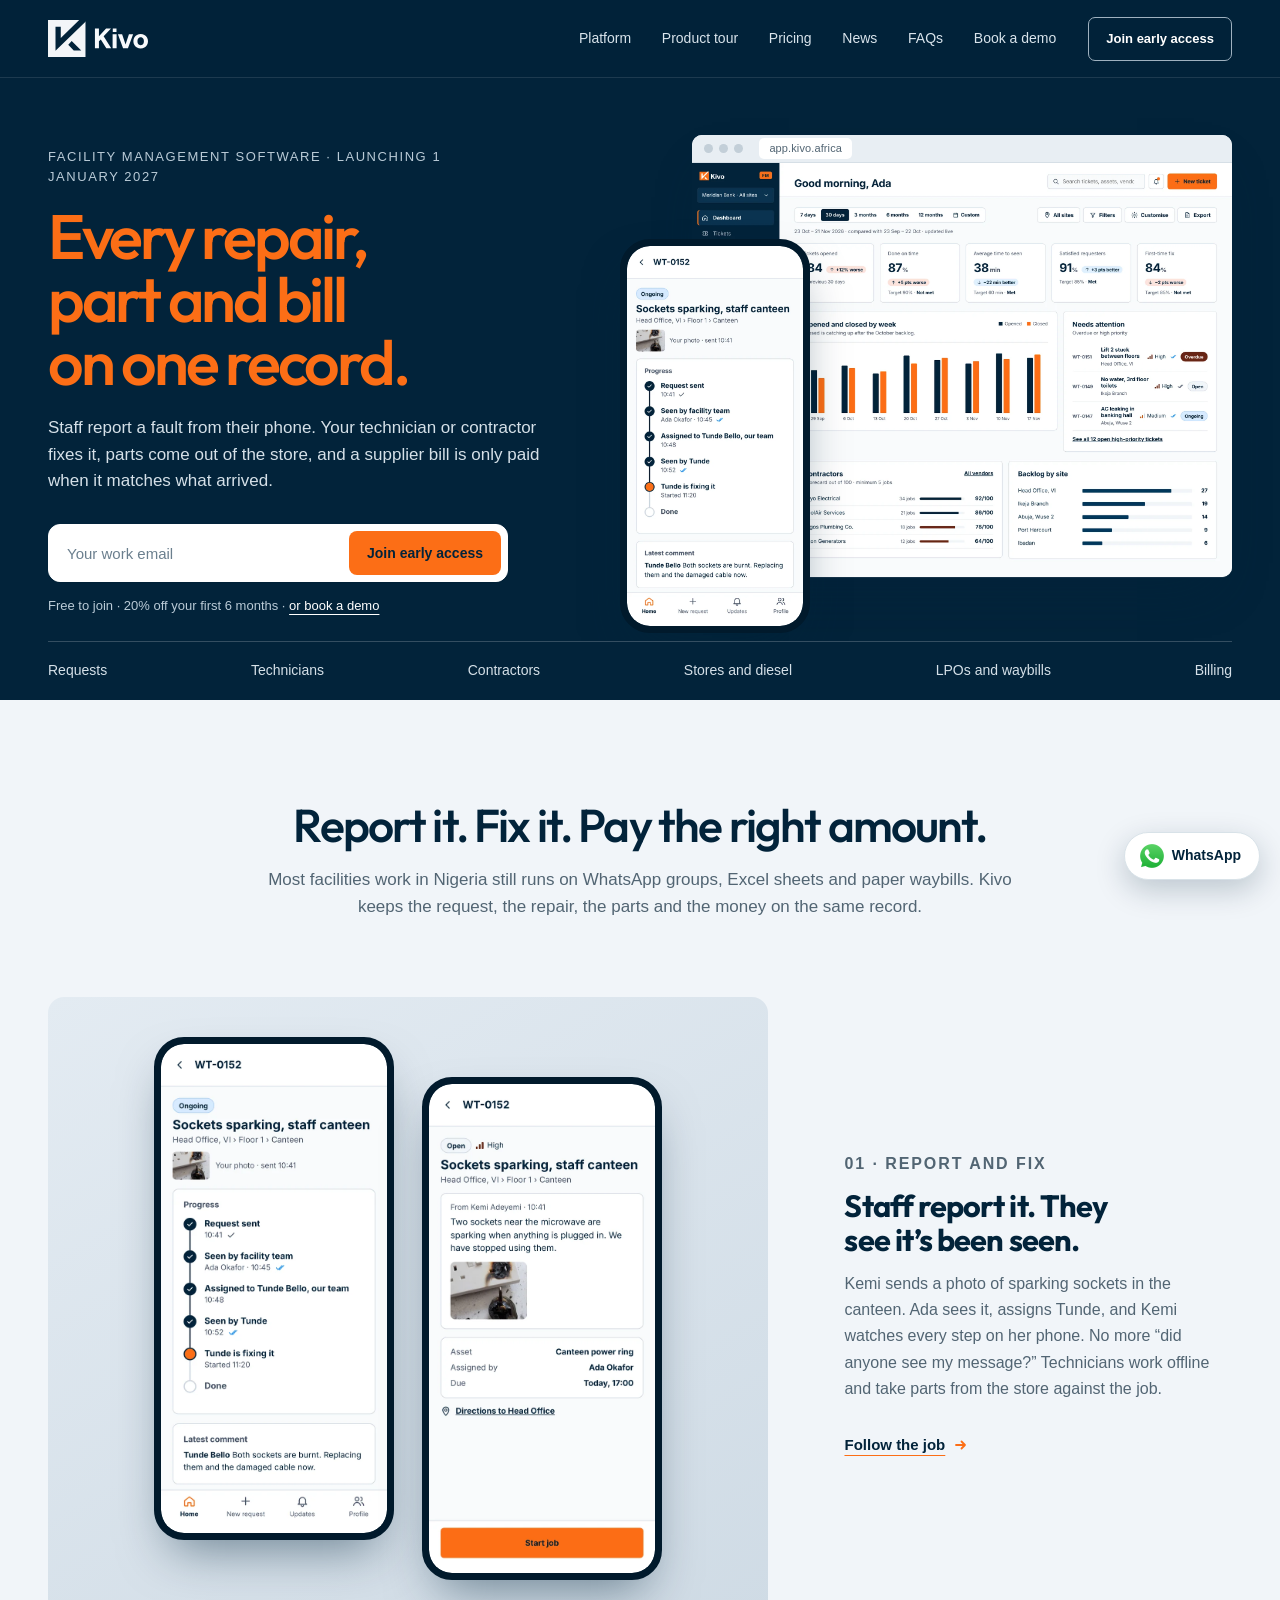
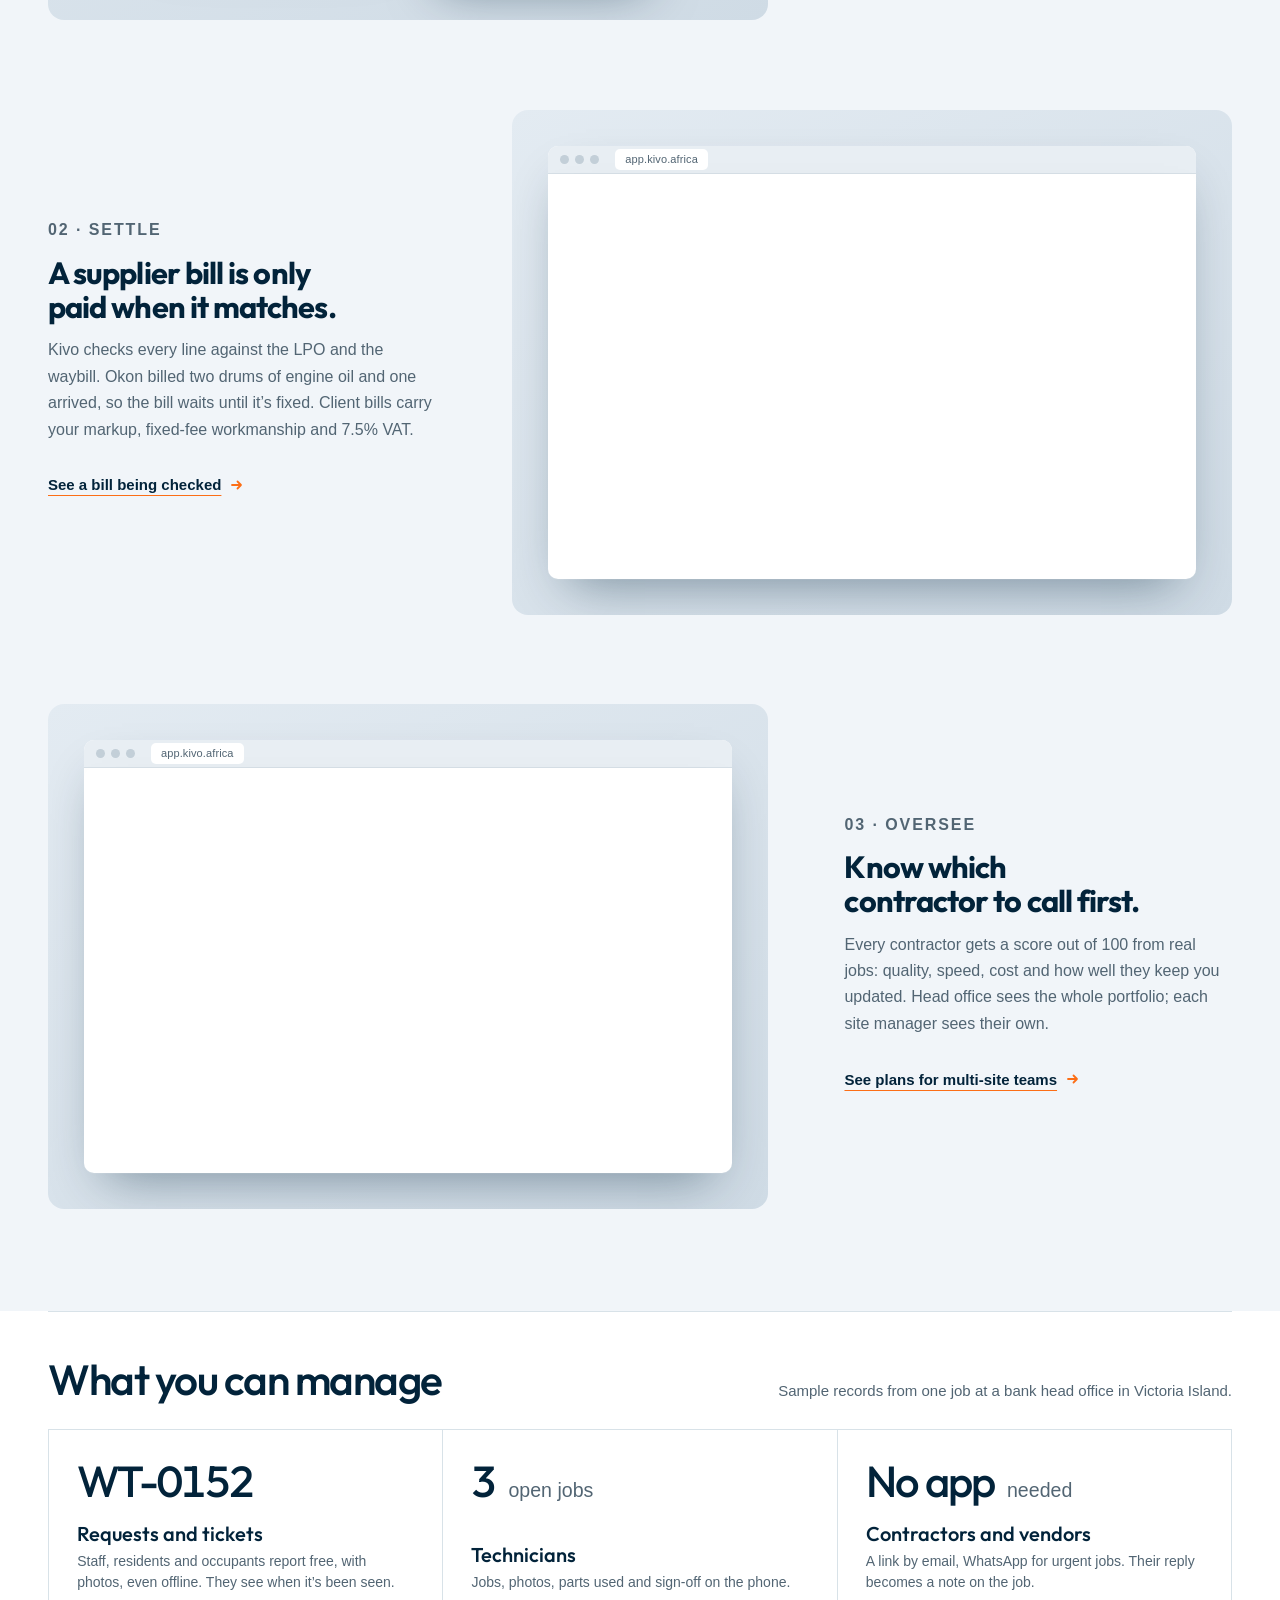
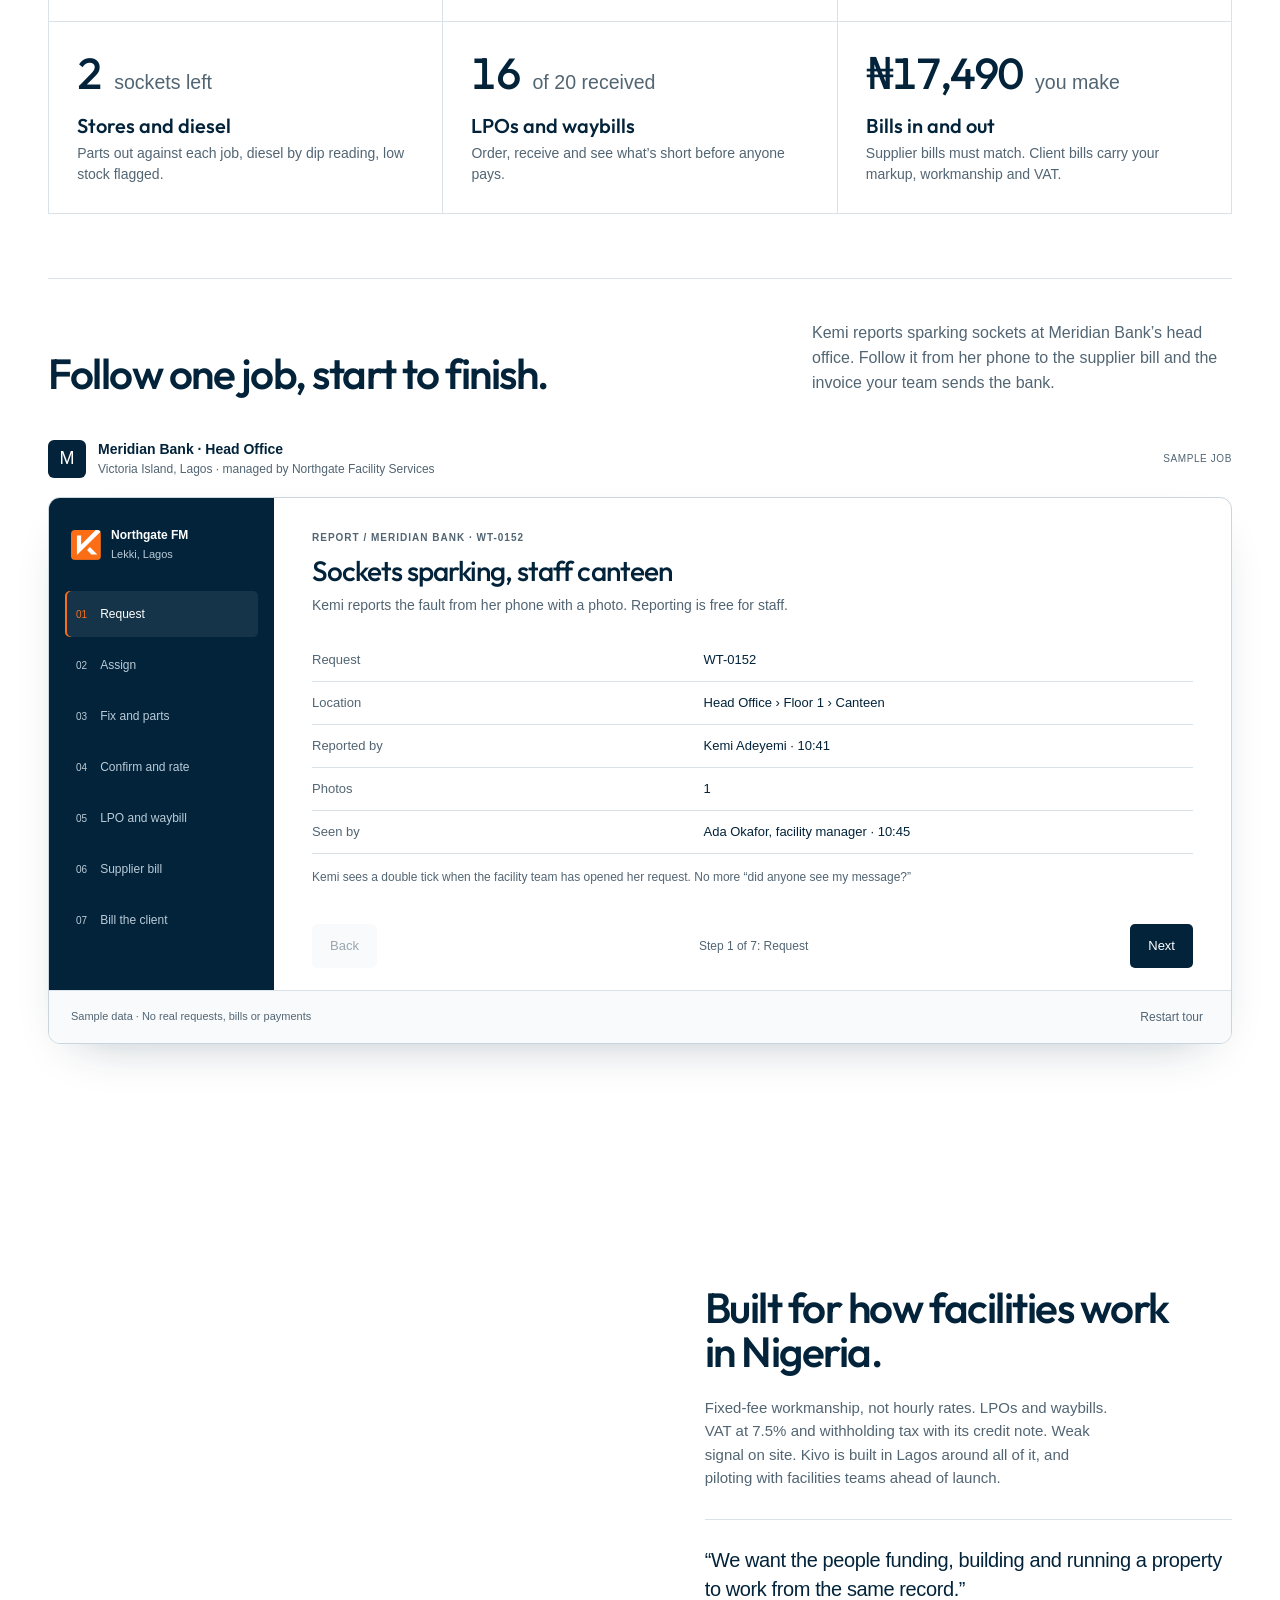
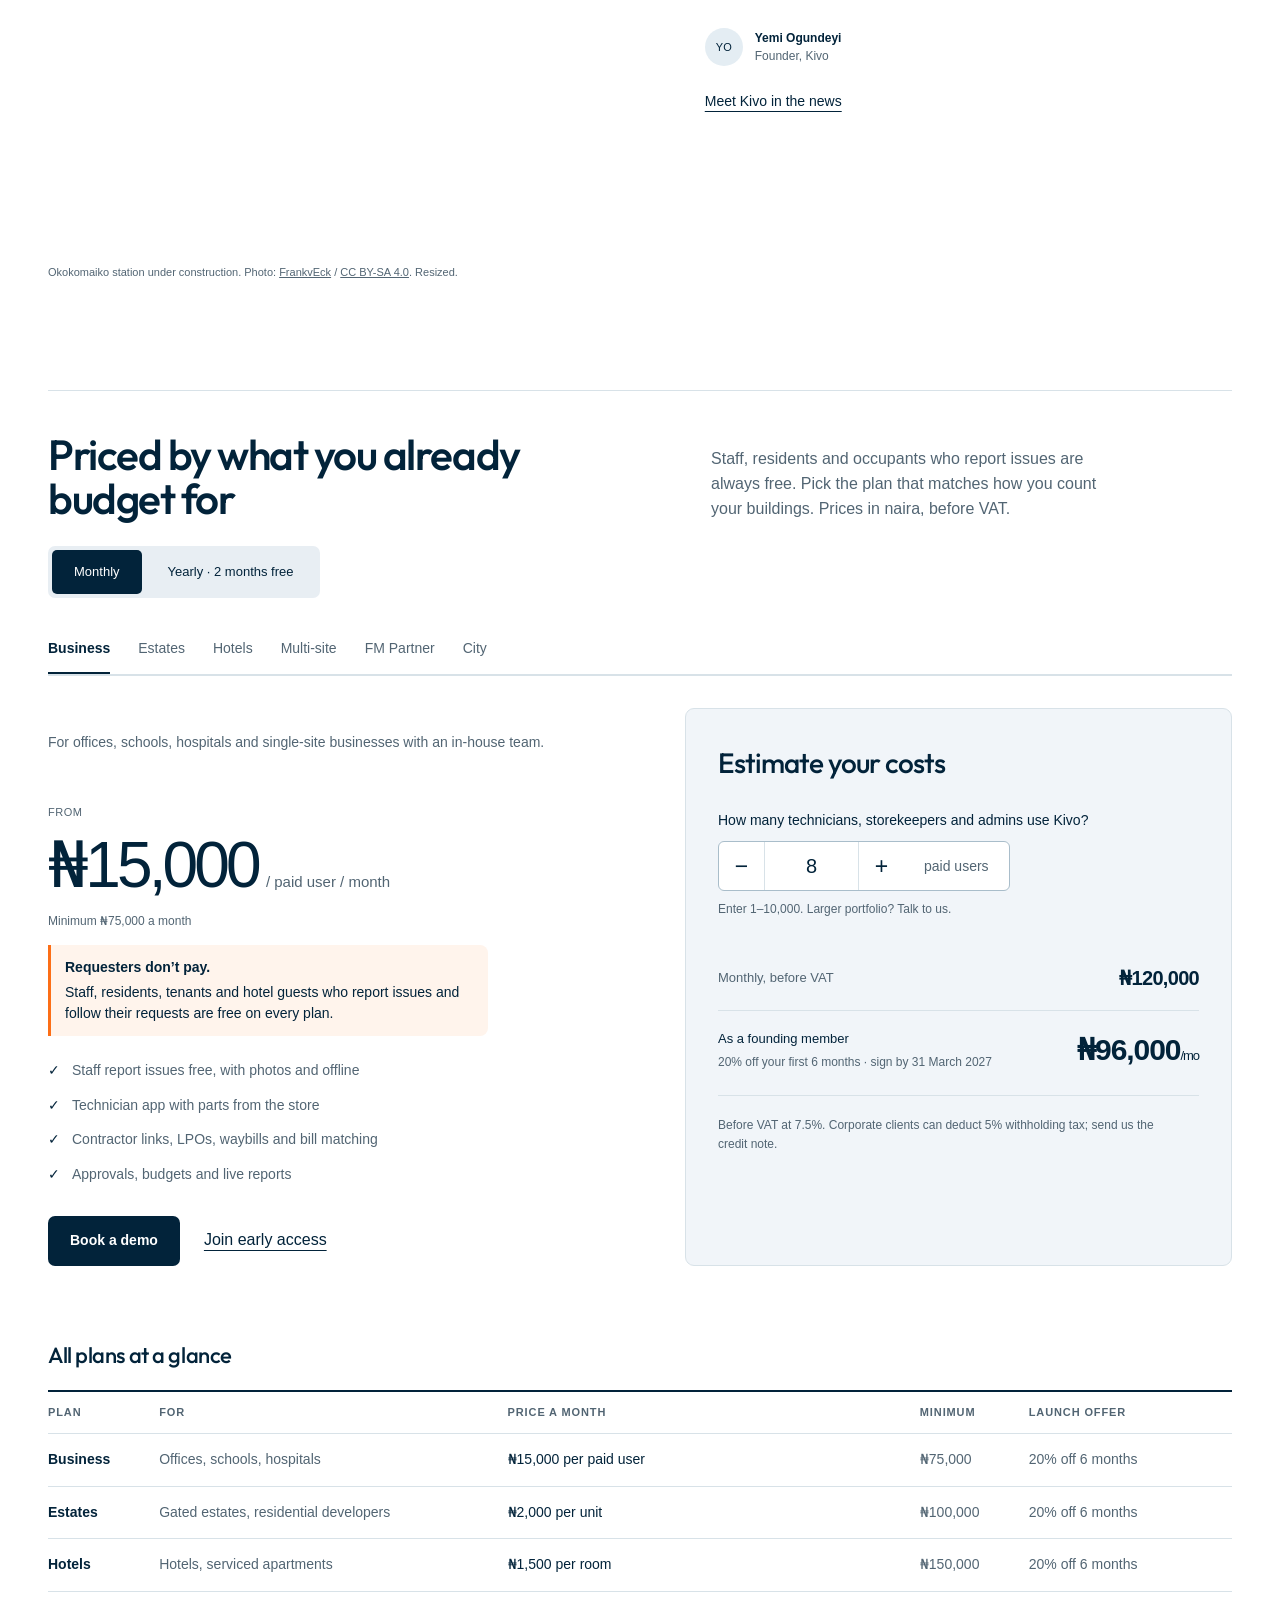
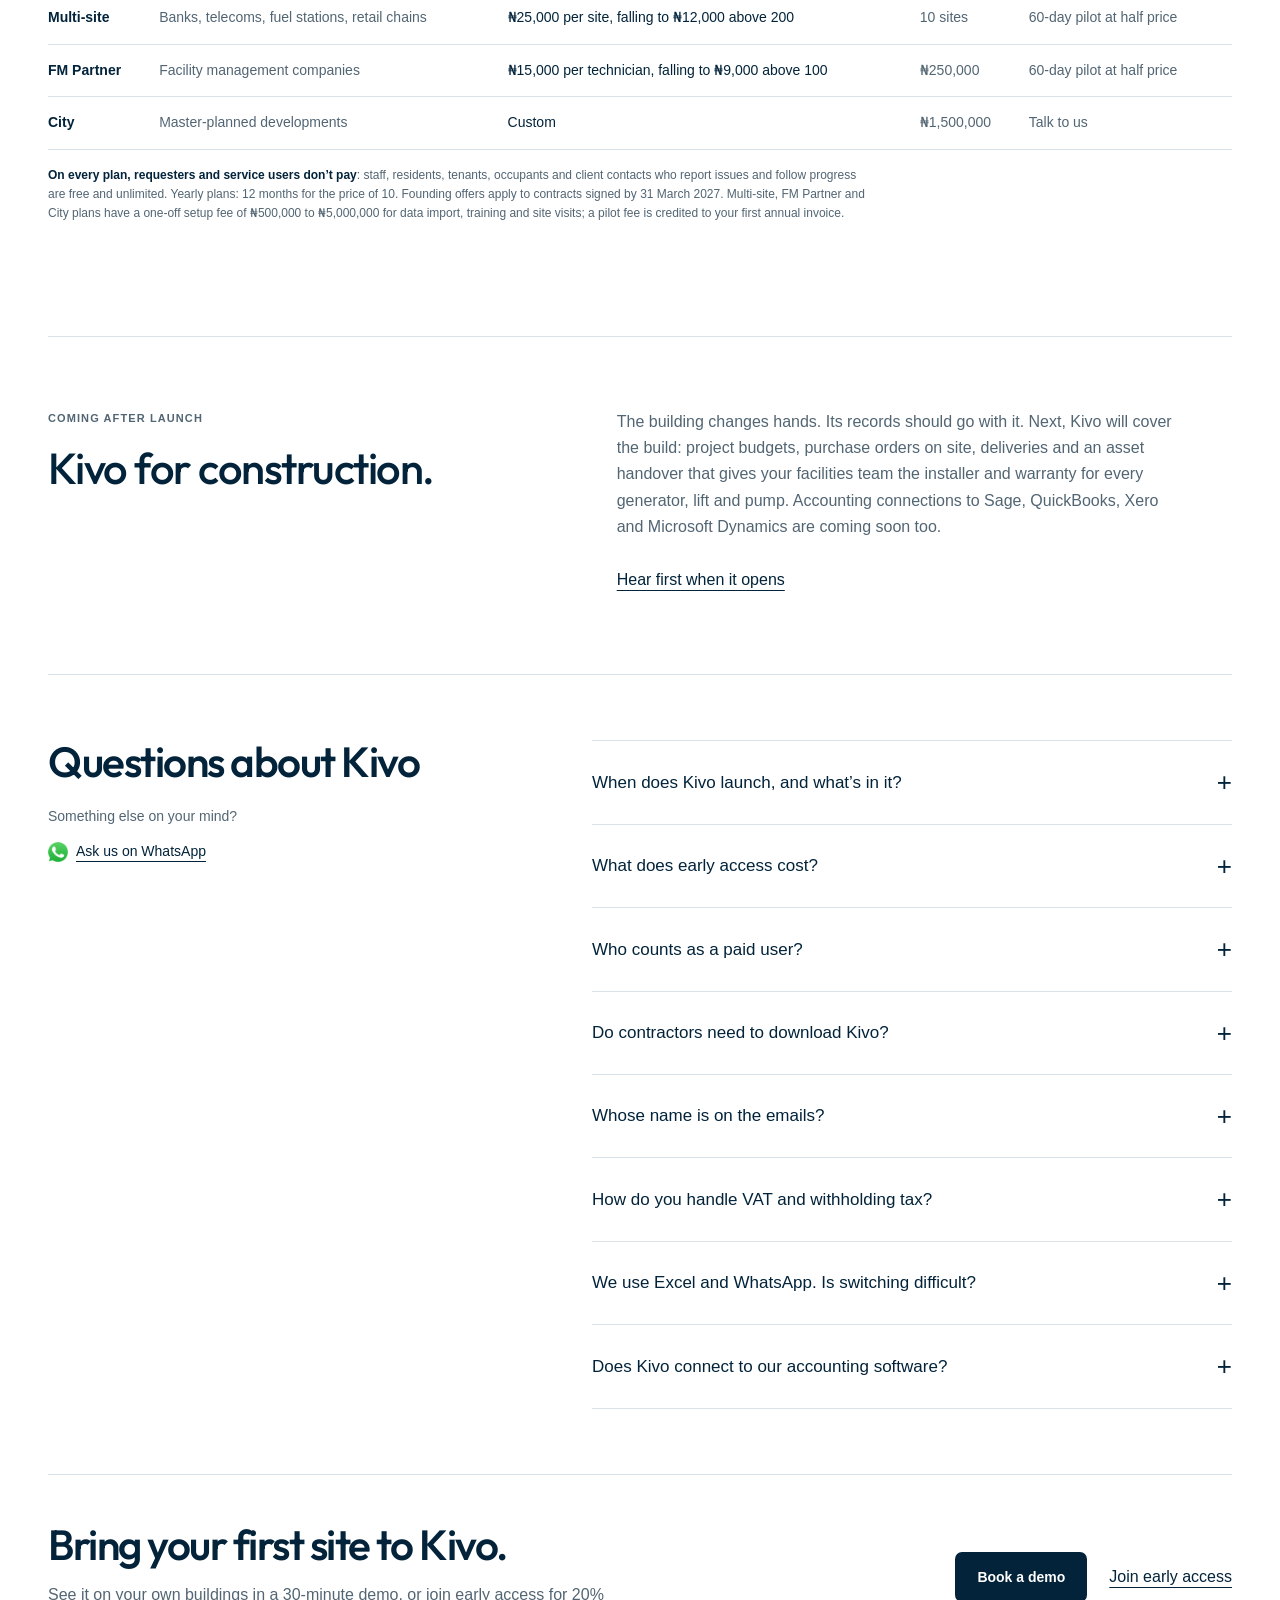
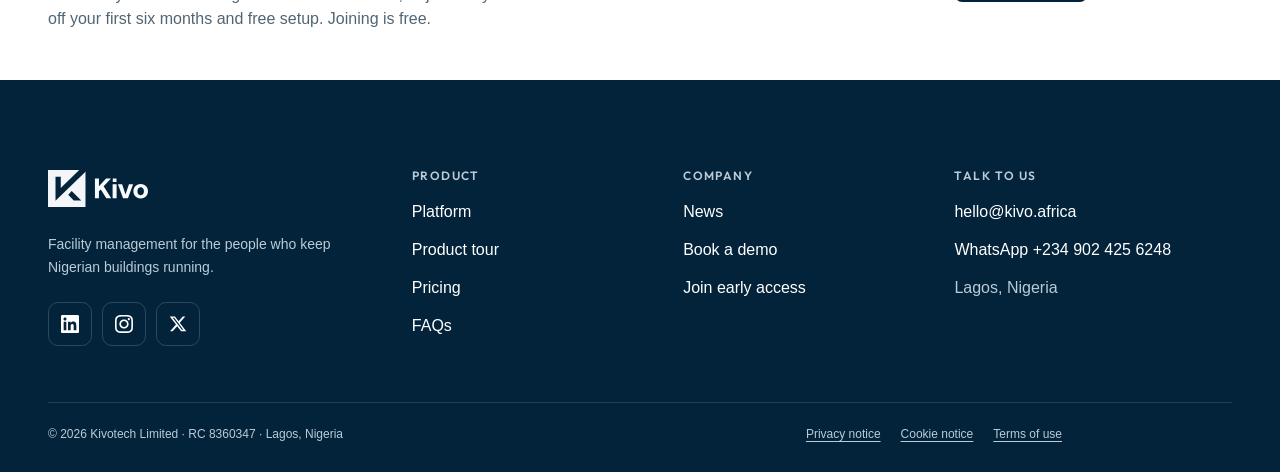
<file: public/index.html>
<!doctype html>
<html lang="en-NG">
<head>
  <meta charset="utf-8">
  <meta name="viewport" content="width=device-width, initial-scale=1">
  <meta name="color-scheme" content="light">
  <meta name="theme-color" content="#02233A">
  <meta name="robots" content="index,follow">
  <meta http-equiv="Content-Security-Policy" content="default-src 'self'; script-src 'self'; style-src 'self'; img-src 'self' data:; font-src 'self'; connect-src 'self'; object-src 'none'; base-uri 'none'; form-action 'none'">
  <title>Kivo | Facility management for Nigerian buildings</title>
  <meta name="description" content="Kivo FM launches 1 January 2027. Staff report faults from their phone, your team or contractors fix them, parts come out of the store, and supplier bills are paid only when they match. Built in Lagos, priced in naira.">
  <meta property="og:title" content="Kivo | Facility management for Nigerian buildings">
  <meta property="og:description" content="Requests, technicians, contractors, stores, LPOs, waybills and billing on one record. Launching 1 January 2027.">
  <meta property="og:type" content="website">
  <link rel="canonical" href="https://www.kivo.africa/">
  <meta property="og:url" content="https://www.kivo.africa/">
  <meta property="og:image" content="https://www.kivo.africa/assets/kivo-share.jpg">
  <meta property="og:image:width" content="1200">
  <meta property="og:image:height" content="630">
  <meta property="og:image:alt" content="Kivo, facility management built in Lagos">
  <meta name="twitter:card" content="summary_large_image">
  <link rel="icon" href="assets/kivo-icon.svg" type="image/svg+xml">
  <link rel="stylesheet" href="home.css?v=20261113-3">
  <link rel="stylesheet" href="recraft.css?v=20261127-9">
  <script src="app.js?v=20261127-8" defer></script>
</head>
<body class="kivo-home editorial-home">
<a class="skip-link" href="#main">Skip to content</a>
<header class="site-header">
  <nav class="nav wrap" aria-label="Main navigation">
    <a class="brand" href="#main" aria-label="Kivo home"><img src="assets/kivo-white.svg" alt="" width="104" height="39"></a>
    <div class="nav-links" id="nav-links"><a href="#features">Platform</a><a href="#workspace">Product tour</a><a href="#pricing">Pricing</a><a href="news.html">News</a><a href="#questions">FAQs</a><a class="nav-demo" href="https://zoho183.zohobookings.eu/273883000000035071" target="_blank" rel="noopener noreferrer">Book a demo</a></div>
    <button class="button button-light nav-cta" data-join>Join early access</button>
    <button class="menu-button" aria-label="Open navigation" aria-expanded="false" aria-controls="nav-links"><span></span><span></span></button>
  </nav>
</header>
<main id="main">
  <section class="hero stage" aria-labelledby="hero-title">
    <div class="wrap stage-grid">
      <div class="stage-copy">
        <p class="hero-category">Facility management software · Launching 1 January 2027</p>
        <h1 id="hero-title">Every repair, part and bill on one record.</h1>
        <p class="hero-description">Staff report a fault from their phone. Your technician or contractor fixes it, parts come out of the store, and a supplier bill is only paid when it matches what arrived.</p>
        <form class="capture" id="hero-capture" novalidate>
          <label class="visually-hidden" for="capture-email">Work email</label>
          <input id="capture-email" name="email" type="email" autocomplete="email" inputmode="email" placeholder="Your work email">
          <button class="button button-light" type="submit">Join early access</button>
        </form>
        <p class="capture-note">Free to join · 20% off your first 6 months · <a href="https://zoho183.zohobookings.eu/273883000000035071" target="_blank" rel="noopener noreferrer">or book a demo</a></p>
      </div>
      <div class="stage-media">
        <div class="stage-slab" id="stage-slab" data-front="rest">
          <figure class="stage-window" data-layer="screen" tabindex="0" aria-label="Kivo dashboard on desktop. Hover or focus to bring it forward.">
            <div class="window-bar" aria-hidden="true"><i></i><i></i><i></i><span>app.kivo.africa</span></div>
            <img src="assets/product/dashboard.webp" alt="Kivo dashboard for Meridian Bank: tickets opened, jobs done on time, average time to seen, needs attention, contractor scorecards and backlog by site" width="1800" height="1381" fetchpriority="high" decoding="async">
          </figure>
          <figure class="stage-device" data-layer="phone" tabindex="0" aria-label="Kivo on a requester's phone. Hover or focus to bring it forward.">
            <img src="assets/product/phone-request.webp" alt="Kemi's phone showing request WT-0152 with her photo of the burnt socket: seen by the facility team, assigned to Tunde, being fixed" width="585" height="1266" decoding="async">
          </figure>
        </div>
      </div>
    </div>
    <div class="wrap">
      <nav class="capability-index" aria-label="Explore Kivo features">
        <ul>
          <li><a href="#requests">Requests</a></li>
          <li><a href="#technicians">Technicians</a></li>
          <li><a href="#contractors">Contractors</a></li>
          <li><a href="#stores">Stores and diesel</a></li>
          <li><a href="#lpos">LPOs and waybills</a></li>
          <li><a href="#billing">Billing</a></li>
        </ul>
      </nav>
    </div>
  </section>

  <section class="chapters" id="how-it-works" aria-labelledby="chapters-heading">
    <div class="wrap">
      <div class="chapters-head">
        <h2 id="chapters-heading">Report it. Fix it. Pay the right amount.</h2>
        <p>Most facilities work in Nigeria still runs on WhatsApp groups, Excel sheets and paper waybills. Kivo keeps the request, the repair, the parts and the money on the same record.</p>
      </div>
      <article class="chapter">
        <div class="chapter-media chapter-phones">
          <figure class="device"><img src="assets/product/phone-request.webp" alt="Requester view of WT-0152 with her photo and each step ticked: sent, seen, assigned, being fixed" width="585" height="1266" loading="lazy" decoding="async"></figure>
          <figure class="device"><img src="assets/product/phone-tech.webp" alt="Technician view of the same job with Kemi’s photo of the burnt socket, the asset, who assigned it, the due time and a Start job button" width="585" height="1266" loading="lazy" decoding="async"></figure>
        </div>
        <div class="chapter-copy">
          <p class="chapter-label">01 · Report and fix</p>
          <h3>Staff report it. They see it’s been seen.</h3>
          <p>Kemi sends a photo of sparking sockets in the canteen. Ada sees it, assigns Tunde, and Kemi watches every step on her phone. No more “did anyone see my message?” Technicians work offline and take parts from the store against the job.</p>
          <a class="chapter-link" href="#product-panel" data-tour-jump="0">Follow the job<svg class="arrow" viewBox="0 0 16 16" aria-hidden="true"><path d="M3 8h9M8.5 4.5 12 8l-3.5 3.5"/></svg></a>
        </div>
      </article>
      <article class="chapter chapter-flip">
        <div class="chapter-media chapter-screen">
          <figure class="window"><div class="window-bar" aria-hidden="true"><i></i><i></i><i></i><span>app.kivo.africa</span></div><img src="assets/product/supplier-bill.webp" alt="Kivo stopping a supplier bill: Okon billed 2 drums of engine oil and only 1 arrived, ₦48,000 more than delivered. Each line checked against the LPO and waybill." width="1800" height="1125" loading="lazy" decoding="async"></figure>
        </div>
        <div class="chapter-copy">
          <p class="chapter-label">02 · Settle</p>
          <h3>A supplier bill is only paid when it matches.</h3>
          <p>Kivo checks every line against the LPO and the waybill. Okon billed two drums of engine oil and one arrived, so the bill waits until it’s fixed. Client bills carry your markup, fixed-fee workmanship and 7.5% VAT.</p>
          <a class="chapter-link" href="#product-panel" data-tour-jump="5">See a bill being checked<svg class="arrow" viewBox="0 0 16 16" aria-hidden="true"><path d="M3 8h9M8.5 4.5 12 8l-3.5 3.5"/></svg></a>
        </div>
      </article>
      <article class="chapter">
        <div class="chapter-media chapter-screen">
          <figure class="window"><div class="window-bar" aria-hidden="true"><i></i><i></i><i></i><span>app.kivo.africa</span></div><img src="assets/product/contractor-scorecard.webp" alt="Bayo Electrical’s contractor scorecard: 92 out of 100 across quality, speed, cost and communication, with recent jobs and ratings" width="1800" height="1125" loading="lazy" decoding="async"></figure>
        </div>
        <div class="chapter-copy">
          <p class="chapter-label">03 · Oversee</p>
          <h3>Know which contractor to call first.</h3>
          <p>Every contractor gets a score out of 100 from real jobs: quality, speed, cost and how well they keep you updated. Head office sees the whole portfolio; each site manager sees their own.</p>
          <a class="chapter-link" href="#pricing">See plans for multi-site teams<svg class="arrow" viewBox="0 0 16 16" aria-hidden="true"><path d="M3 8h9M8.5 4.5 12 8l-3.5 3.5"/></svg></a>
        </div>
      </article>
    </div>
  </section>

  <section class="wrap catalogue-section" id="features" aria-labelledby="platform-title">
    <div class="catalogue-heading"><h2 id="platform-title">What you can manage</h2><p>Sample records from one job at a bank head office in Victoria Island.</p></div>
    <ul class="record-catalogue">
      <li id="requests"><a href="#product-panel" data-tour-jump="0"><span class="catalogue-sample">WT-0152</span><span class="catalogue-name">Requests and tickets</span><span class="catalogue-description">Staff, residents and occupants report free, with photos, even offline. They see when it’s been seen.</span></a></li>
      <li id="technicians"><a href="#product-panel" data-tour-jump="2"><span class="catalogue-sample">3 <small>open jobs</small></span><span class="catalogue-name">Technicians</span><span class="catalogue-description">Jobs, photos, parts used and sign-off on the phone.</span></a></li>
      <li id="contractors"><a href="#product-panel" data-tour-jump="1"><span class="catalogue-sample">No app <small>needed</small></span><span class="catalogue-name">Contractors and vendors</span><span class="catalogue-description">A link by email, WhatsApp for urgent jobs. Their reply becomes a note on the job.</span></a></li>
      <li id="stores"><a href="#product-panel" data-tour-jump="2"><span class="catalogue-sample">2 <small>sockets left</small></span><span class="catalogue-name">Stores and diesel</span><span class="catalogue-description">Parts out against each job, diesel by dip reading, low stock flagged.</span></a></li>
      <li id="lpos"><a href="#product-panel" data-tour-jump="4"><span class="catalogue-sample">16 <small>of 20 received</small></span><span class="catalogue-name">LPOs and waybills</span><span class="catalogue-description">Order, receive and see what’s short before anyone pays.</span></a></li>
      <li id="billing"><a href="#product-panel" data-tour-jump="6"><span class="catalogue-sample">₦17,490 <small>you make</small></span><span class="catalogue-name">Bills in and out</span><span class="catalogue-description">Supplier bills must match. Client bills carry your markup, workmanship and VAT.</span></a></li>
    </ul>
  </section>

  

  <section class="product-section" id="workspace" aria-labelledby="workspace-heading"><div class="wrap">
    <div class="product-intro"><div><h2 id="workspace-heading">Follow one job, start to finish.</h2></div><p>Kemi reports sparking sockets at Meridian Bank’s head office. Follow it from her phone to the supplier bill and the invoice your team sends the bank.</p></div>
    <div class="demo-context"><span class="site-monogram" aria-hidden="true">M</span><div><strong>Meridian Bank · Head Office</strong><span>Victoria Island, Lagos · managed by Northgate Facility Services</span></div><span class="sample-badge">SAMPLE JOB</span></div>
      <div class="workspace-window">
        <div class="workspace-body">
          <aside class="workspace-sidebar" aria-label="Sample workspace">
            <div class="workspace-identity">
              <img src="assets/kivo-icon.svg" alt="" width="32" height="32">
              <div><strong>Northgate FM</strong><small>Lekki, Lagos</small></div>
            </div>
            <div class="journey-tabs" role="tablist" aria-label="Product tour steps" aria-orientation="vertical">
              <button id="journey-tab-1" role="tab" aria-selected="true" aria-controls="product-panel" data-step="0"><span>01</span><span class="journey-tab-label">Request</span></button>
              <button id="journey-tab-2" role="tab" aria-selected="false" aria-controls="product-panel" data-step="1" tabindex="-1"><span>02</span><span class="journey-tab-label">Assign</span></button>
              <button id="journey-tab-3" role="tab" aria-selected="false" aria-controls="product-panel" data-step="2" tabindex="-1"><span>03</span><span class="journey-tab-label">Fix and parts</span></button>
              <button id="journey-tab-4" role="tab" aria-selected="false" aria-controls="product-panel" data-step="3" tabindex="-1"><span>04</span><span class="journey-tab-label">Confirm and rate</span></button>
              <button id="journey-tab-5" role="tab" aria-selected="false" aria-controls="product-panel" data-step="4" tabindex="-1"><span>05</span><span class="journey-tab-label">LPO and waybill</span></button>
              <button id="journey-tab-6" role="tab" aria-selected="false" aria-controls="product-panel" data-step="5" tabindex="-1"><span>06</span><span class="journey-tab-label">Supplier bill</span></button>
              <button id="journey-tab-7" role="tab" aria-selected="false" aria-controls="product-panel" data-step="6" tabindex="-1"><span>07</span><span class="journey-tab-label">Bill the client</span></button>
            </div>
          </aside>
          <div class="workspace-main">
            <div id="product-panel" role="tabpanel" aria-labelledby="journey-tab-1" tabindex="0">
              <p class="eyebrow">REPORT / MERIDIAN BANK</p>
              <h3>Sockets sparking, staff canteen</h3>
              <p>Kemi reports the fault from her phone with a photo.</p>
              <noscript><p>Enable JavaScript to explore all seven steps.</p></noscript>
            </div>
            <div class="journey-controls">
              <button id="journey-back" class="journey-button" disabled> Back</button>
              <p id="journey-progress" role="status">Step 1 of 7</p>
              <button id="journey-next" class="journey-button journey-next">Next </button>
            </div>
          </div>
        </div>
        <div class="workspace-foot">
          <span>Sample data · No real requests, bills or payments</span>
          <button class="reset-button" id="reset-demo">Restart tour </button>
        </div>
      </div>
</div></section>

  <section class="field-section wrap section-pad" aria-labelledby="pilot-heading">
    <figure class="field-photo"><img src="assets/okokomaiko-lagos.jpg" alt="Concrete structure of Okokomaiko station under construction beside a Lagos road" width="960" height="720" loading="lazy" decoding="async"><figcaption>Okokomaiko station under construction. Photo: <a href="https://commons.wikimedia.org/wiki/File:Metro-station-Okokomaiko-Lagos-Nigeria_IMG_6014.jpg">FrankvEck</a> / <a href="https://creativecommons.org/licenses/by-sa/4.0/">CC BY-SA 4.0</a>. Resized.</figcaption></figure>
    <div class="field-copy"><h2 id="pilot-heading">Built for how facilities work in Nigeria.</h2><p>Fixed-fee workmanship, not hourly rates. LPOs and waybills. VAT at 7.5% and withholding tax with its credit note. Weak signal on site. Kivo is built in Lagos around all of it, and piloting with facilities teams ahead of launch.</p><blockquote cite="https://techpoint.africa/brandpress/lagos-startup-kivo-develops-all-in-one-building-management-app-for-construction-and-maintenance/"><p>“We want the people funding, building and running a property to work from the same record.”</p><footer><span class="founder-monogram" aria-hidden="true">YO</span><span><strong>Yemi Ogundeyi</strong><br>Founder, Kivo</span></footer></blockquote><a class="underlined-link" href="news.html">Meet Kivo in the news </a></div>
  </section>

  <section class="pricing-section section-pad wrap" id="pricing" aria-labelledby="pricing-heading">
    <div class="pricing-intro"><div><h2 id="pricing-heading">Priced by what you already budget for</h2></div><p>Staff, residents and occupants who report issues are always free. Pick the plan that matches how you count your buildings. Prices in naira, before VAT.</p></div>
    <div class="billing-controls" role="group" aria-label="Billing period">
      <button type="button" data-billing="monthly" aria-pressed="true">Monthly</button>
      <button type="button" data-billing="annual" aria-pressed="false">Yearly · 2 months free</button>
    </div>
    <div class="pricing-tabs plan-tabs" role="tablist" aria-label="Choose a plan">
      <button id="price-business" role="tab" aria-selected="true" aria-controls="price-panel" data-plan="business">Business</button>
      <button id="price-estates" role="tab" aria-selected="false" aria-controls="price-panel" tabindex="-1" data-plan="estates">Estates</button>
      <button id="price-hotels" role="tab" aria-selected="false" aria-controls="price-panel" tabindex="-1" data-plan="hotels">Hotels</button>
      <button id="price-multisite" role="tab" aria-selected="false" aria-controls="price-panel" tabindex="-1" data-plan="multisite">Multi-site</button>
      <button id="price-fm" role="tab" aria-selected="false" aria-controls="price-panel" tabindex="-1" data-plan="fm">FM Partner</button>
      <button id="price-city" role="tab" aria-selected="false" aria-controls="price-panel" tabindex="-1" data-plan="city">City</button>
    </div>
    <div class="pricing-layout" id="price-panel" role="tabpanel" aria-labelledby="price-business">
      <div class="pricing-choice">
        <p class="price-context" id="price-context">For offices, schools, hospitals and single-site businesses with an in-house team.</p>
        <p class="price-from" id="price-from">FROM</p>
        <p class="price-amount"><span id="unit-price">₦15,000</span><span id="price-unit"> / paid user / month</span></p>
        <ul class="price-tiers" id="price-tiers" hidden></ul>
        <p class="monthly-equivalent" id="price-minimum">Minimum ₦75,000 a month</p>
        <p class="free-requesters"><strong>Requesters don’t pay.</strong> Staff, residents, tenants and hotel guests who report issues and follow their requests are free on every plan.</p>
        <ul class="price-features" id="price-features"></ul>
        <div class="price-actions"><a class="button button-dark" href="https://zoho183.zohobookings.eu/273883000000035071" target="_blank" rel="noopener noreferrer">Book a demo</a><button class="editorial-link" type="button" data-join>Join early access</button></div>
      </div>
      <div class="estimate" id="estimate">
        <h3 id="estimate-title">Estimate your costs</h3>
        <div id="estimate-body">
          <label class="quantity-label" for="quantity" id="quantity-label">How many technicians and storekeepers use Kivo?</label>
          <div class="quantity-control"><button id="decrease" aria-label="Decrease quantity">−</button><input id="quantity" type="number" inputmode="numeric" min="1" max="10000" step="1" value="8" aria-describedby="quantity-help"><button id="increase" aria-label="Increase quantity">+</button><span id="quantity-unit">paid users</span></div>
          <p class="quantity-help" id="quantity-help">Enter 1–10,000. Larger portfolio? Talk to us.</p>
          <div class="estimate-lines" aria-live="polite" aria-atomic="true">
            <div><span id="estimate-period">Monthly, before VAT</span><strong id="base-total">₦120,000</strong></div>
            <div class="founder-total" id="offer-line"><span id="offer-label">As a founding member<small id="offer-detail">20% off your first 6 months · sign by 31 March 2027</small></span><strong id="discount-total">₦96,000<span>/mo</span></strong></div>
          </div>
        </div>
        <div id="city-body" hidden>
          <p class="city-copy">Master-planned developments mix homes, office towers and shared infrastructure. We price them together: homes and buildings, plus a platform fee for the shared estate.</p>
                    <a class="button button-light city-cta" href="https://zoho183.zohobookings.eu/273883000000035071" target="_blank" rel="noopener noreferrer">Talk to us</a>
        </div>
        <p class="estimate-note" id="estimate-note">VAT at 7.5% is added to every invoice. Corporate clients can deduct 5% withholding tax; send us the credit note.</p>
      </div>
    </div>

    <div class="plan-glance">
      <h3 id="glance-heading">All plans at a glance</h3>
      <div class="glance-scroll" role="region" aria-labelledby="glance-heading" tabindex="0">
        <table>
          <thead><tr><th scope="col">Plan</th><th scope="col">For</th><th scope="col">Price a month</th><th scope="col">Minimum</th><th scope="col">Launch offer</th></tr></thead>
          <tbody>
            <tr><th scope="row">Business</th><td>Offices, schools, hospitals</td><td>₦15,000 per paid user</td><td>₦75,000</td><td>20% off 6 months</td></tr>
            <tr><th scope="row">Estates</th><td>Gated estates, residential developers</td><td>₦2,000 per unit</td><td>₦100,000</td><td>20% off 6 months</td></tr>
            <tr><th scope="row">Hotels</th><td>Hotels, serviced apartments</td><td>₦1,500 per room</td><td>₦150,000</td><td>20% off 6 months</td></tr>
            <tr><th scope="row">Multi-site</th><td>Banks, telecoms, fuel stations, retail chains</td><td>₦25,000 per site, falling to ₦12,000 above 200</td><td>10 sites</td><td>60-day pilot at half price</td></tr>
            <tr><th scope="row">FM Partner</th><td>Facility management companies</td><td>₦15,000 per technician, falling to ₦9,000 above 100</td><td>₦250,000</td><td>60-day pilot at half price</td></tr>
            <tr><th scope="row">City</th><td>Master-planned developments</td><td>Custom</td><td>₦1,500,000</td><td>Talk to us</td></tr>
          </tbody>
        </table>
      </div>
      <p class="glance-note"><strong>On every plan, requesters and service users don’t pay</strong>: staff, residents, tenants, occupants and client contacts who report issues and follow progress are free and unlimited. Yearly plans: 12 months for the price of 10. Founding offers apply to contracts signed by 31 March 2027. Multi-site, FM Partner and City plans have a one-off setup fee of ₦500,000 to ₦5,000,000 for data import, training and site visits; a pilot fee is credited to your first annual invoice.</p>
    </div>
  </section>

  <section class="wrap next-section" aria-labelledby="next-heading">
    <div><p class="next-label">Coming after launch</p><h2 id="next-heading">Kivo for construction.</h2></div>
    <div><p>The building changes hands. Its records should go with it. Next, Kivo will cover the build: project budgets, purchase orders on site, deliveries and an asset handover that gives your facilities team the installer and warranty for every generator, lift and pump. Accounting connections to Sage, QuickBooks, Xero and Microsoft Dynamics are coming soon too.</p><button class="editorial-link" type="button" data-join>Hear first when it opens</button></div>
  </section>

  <section class="faq-section section-pad wrap" id="questions" aria-labelledby="faq-heading"><div><h2 id="faq-heading">Questions about Kivo</h2><p>Something else on your mind?</p><a class="underlined-link wa-link" href="https://wa.me/2349024256248" target="_blank" rel="noopener noreferrer"><img class="wa-icon" src="assets/whatsapp.png" alt="" width="20" height="20">Ask us on WhatsApp </a></div><div class="faq-list">
    <details><summary>When does Kivo launch, and what’s in it?<span aria-hidden="true">+</span></summary><p>Kivo FM launches on 1 January 2027 with everything on this page: requests and tickets, technicians’ jobs on mobile, contractor and vendor links, stores and diesel, LPOs and waybills, supplier bill matching, client billing and reports. Kivo for construction follows later.</p></details>
    <details><summary>What does early access cost?<span aria-hidden="true">+</span></summary><p>Nothing. Joining is free. Business, Estates and Hotels customers who sign by 31 March 2027 get 20% off their first six months and free setup from your Excel sheets. Multi-site and FM Partner customers start with a 60-day pilot at half price.</p></details>
    <details><summary>Who counts as a paid user?<span aria-hidden="true">+</span></summary><p>On the Business plan, the people who do and manage the work: admins, technicians and storekeepers. Staff, residents and occupants who only report issues are always free. Other plans count units, rooms, sites or technicians instead.</p></details>
    <details><summary>Do contractors need to download Kivo?<span aria-hidden="true">+</span></summary><p>No. Each contractor or vendor gets the job or LPO by email, with a link to a page for just that job. Replying to the email adds a note to the job. Urgent jobs can also go out on WhatsApp in one tap.</p></details>
    <details><summary>Whose name is on the emails?<span aria-hidden="true">+</span></summary><p>Yours. Emails show your organisation’s name, such as “Meridian Bank Facilities”, and replies go to the address you choose. Sending from your own domain is optional, a one-time setup with your IT team, included on every plan.</p></details>
    <details><summary>How do you handle VAT and withholding tax?<span aria-hidden="true">+</span></summary><p>VAT at 7.5% is added to Kivo invoices and to the client bills you send from Kivo. When a client deducts 5% withholding tax, the bill is still marked paid and Kivo keeps track of the credit note you’re owed.</p></details>
    <details><summary>We use Excel and WhatsApp. Is switching difficult?<span aria-hidden="true">+</span></summary><p>Send us your sites, assets, stock and contractors in Excel and Kivo’s team imports them. Founding members get this free, and a direct WhatsApp line to the founders.</p></details>
    <details><summary>Does Kivo connect to our accounting software?<span aria-hidden="true">+</span></summary><p>Connections to Sage, QuickBooks, Xero and Microsoft Dynamics are coming soon. They show in settings at launch but don’t sync yet.</p></details>
  </div></section>

  <section class="wrap editorial-close" id="founding" aria-labelledby="founding-heading">
    <div><h2 id="founding-heading">Bring your first site to Kivo.</h2><p>See it on your own buildings in a 30-minute demo, or join early access for 20% off your first six months and free setup. Joining is free.</p></div>
    <div class="closing-actions"><a class="button button-dark" href="https://zoho183.zohobookings.eu/273883000000035071" target="_blank" rel="noopener noreferrer">Book a demo</a><button class="editorial-link" type="button" data-join>Join early access</button></div>
  </section>
</main>
<footer class="site-footer kivo-footer">
  <div class="wrap">
    <div class="footer-grid">
      <div class="footer-brand">
        <a href="#main" class="brand" aria-label="Kivo home"><img src="assets/kivo-white.svg" alt="" width="104" height="39"></a>
        <p>Facility management for the people who keep Nigerian buildings running.</p>
        <ul class="social-links" aria-label="Kivo on social media">
          <li><a href="https://www.linkedin.com/company/kivoafrica/" target="_blank" rel="noopener noreferrer" aria-label="Kivo on LinkedIn"><svg viewBox="0 0 48 48" aria-hidden="true"><path d="M44.4469 0H3.54375C1.58437 0 0 1.54688 0 3.45938V44.5312C0 46.4437 1.58437 48 3.54375 48H44.4469C46.4062 48 48 46.4438 48 44.5406V3.45938C48 1.54688 46.4062 0 44.4469 0ZM14.2406 40.9031H7.11563V17.9906H14.2406V40.9031ZM10.6781 14.8688C8.39062 14.8688 6.54375 13.0219 6.54375 10.7437C6.54375 8.46562 8.39062 6.61875 10.6781 6.61875C12.9563 6.61875 14.8031 8.46562 14.8031 10.7437C14.8031 13.0125 12.9563 14.8688 10.6781 14.8688ZM40.9031 40.9031H33.7875V29.7656C33.7875 27.1125 33.7406 23.6906 30.0844 23.6906C26.3812 23.6906 25.8187 26.5875 25.8187 29.5781V40.9031H18.7125V17.9906H25.5375V21.1219H25.6312C26.5781 19.3219 28.9031 17.4188 32.3625 17.4188C39.5719 17.4188 40.9031 22.1625 40.9031 28.3313V40.9031Z"/></svg></a></li>
          <li><a href="https://www.instagram.com/kivo.africa" target="_blank" rel="noopener noreferrer" aria-label="Kivo on Instagram"><svg viewBox="0 0 48 48" aria-hidden="true"><path d="M24 4.32187C30.4125 4.32187 31.1719 4.35 33.6938 4.4625C36.0375 4.56562 37.3031 4.95938 38.1469 5.2875C39.2625 5.71875 40.0688 6.24375 40.9031 7.07812C41.7469 7.92188 42.2625 8.71875 42.6938 9.83438C43.0219 10.6781 43.4156 11.9531 43.5188 14.2875C43.6313 16.8187 43.6594 17.5781 43.6594 23.9813C43.6594 30.3938 43.6313 31.1531 43.5188 33.675C43.4156 36.0188 43.0219 37.2844 42.6938 38.1281C42.2625 39.2438 41.7375 40.05 40.9031 40.8844C40.0594 41.7281 39.2625 42.2438 38.1469 42.675C37.3031 43.0031 36.0281 43.3969 33.6938 43.5C31.1625 43.6125 30.4031 43.6406 24 43.6406C17.5875 43.6406 16.8281 43.6125 14.3063 43.5C11.9625 43.3969 10.6969 43.0031 9.85313 42.675C8.7375 42.2438 7.93125 41.7188 7.09688 40.8844C6.25313 40.0406 5.7375 39.2438 5.30625 38.1281C4.97813 37.2844 4.58438 36.0094 4.48125 33.675C4.36875 31.1438 4.34063 30.3844 4.34063 23.9813C4.34063 17.5688 4.36875 16.8094 4.48125 14.2875C4.58438 11.9437 4.97813 10.6781 5.30625 9.83438C5.7375 8.71875 6.2625 7.9125 7.09688 7.07812C7.94063 6.23438 8.7375 5.71875 9.85313 5.2875C10.6969 4.95938 11.9719 4.56562 14.3063 4.4625C16.8281 4.35 17.5875 4.32187 24 4.32187ZM24 0C17.4844 0 16.6688 0.028125 14.1094 0.140625C11.5594 0.253125 9.80625 0.665625 8.2875 1.25625C6.70312 1.875 5.3625 2.69062 4.03125 4.03125C2.69063 5.3625 1.875 6.70313 1.25625 8.27813C0.665625 9.80625 0.253125 11.55 0.140625 14.1C0.028125 16.6687 0 17.4844 0 24C0 30.5156 0.028125 31.3312 0.140625 33.8906C0.253125 36.4406 0.665625 38.1938 1.25625 39.7125C1.875 41.2969 2.69063 42.6375 4.03125 43.9688C5.3625 45.3 6.70313 46.125 8.27813 46.7344C9.80625 47.325 11.55 47.7375 14.1 47.85C16.6594 47.9625 17.475 47.9906 23.9906 47.9906C30.5063 47.9906 31.3219 47.9625 33.8813 47.85C36.4313 47.7375 38.1844 47.325 39.7031 46.7344C41.2781 46.125 42.6188 45.3 43.95 43.9688C45.2812 42.6375 46.1063 41.2969 46.7156 39.7219C47.3063 38.1938 47.7188 36.45 47.8313 33.9C47.9438 31.3406 47.9719 30.525 47.9719 24.0094C47.9719 17.4938 47.9438 16.6781 47.8313 14.1188C47.7188 11.5688 47.3063 9.81563 46.7156 8.29688C46.125 6.70312 45.3094 5.3625 43.9688 4.03125C42.6375 2.7 41.2969 1.875 39.7219 1.26562C38.1938 0.675 36.45 0.2625 33.9 0.15C31.3313 0.028125 30.5156 0 24 0Z"/><path d="M24 11.6719C17.1938 11.6719 11.6719 17.1938 11.6719 24C11.6719 30.8062 17.1938 36.3281 24 36.3281C30.8062 36.3281 36.3281 30.8062 36.3281 24C36.3281 17.1938 30.8062 11.6719 24 11.6719ZM24 31.9969C19.5844 31.9969 16.0031 28.4156 16.0031 24C16.0031 19.5844 19.5844 16.0031 24 16.0031C28.4156 16.0031 31.9969 19.5844 31.9969 24C31.9969 28.4156 28.4156 31.9969 24 31.9969Z"/><path d="M39.6937 11.1843C39.6937 12.778 38.4 14.0624 36.8156 14.0624C35.2219 14.0624 33.9375 12.7687 33.9375 11.1843C33.9375 9.59053 35.2313 8.30615 36.8156 8.30615C38.4 8.30615 39.6937 9.5999 39.6937 11.1843Z"/></svg></a></li>
          <li><a href="https://x.com/get_kivo" target="_blank" rel="noopener noreferrer" aria-label="Kivo on X"><svg viewBox="0 0 48 48" aria-hidden="true"><path d="M36.6526 3.8078H43.3995L28.6594 20.6548L46 43.5797H32.4225L21.7881 29.6759L9.61989 43.5797H2.86886L18.6349 25.56L2 3.8078H15.9222L25.5348 16.5165L36.6526 3.8078ZM34.2846 39.5414H38.0232L13.8908 7.63406H9.87892L34.2846 39.5414Z"/></svg></a></li>
        </ul>
      </div>
      <nav class="footer-col" aria-label="Product"><h2>Product</h2><a href="#features">Platform</a><a href="#workspace">Product tour</a><a href="#pricing">Pricing</a><a href="#questions">FAQs</a></nav>
      <nav class="footer-col" aria-label="Company"><h2>Company</h2><a href="news.html">News</a><a href="https://zoho183.zohobookings.eu/273883000000035071" target="_blank" rel="noopener noreferrer">Book a demo</a><button type="button" data-join>Join early access</button></nav>
      <div class="footer-col"><h2>Talk to us</h2><a href="mailto:hello@kivo.africa">hello@kivo.africa</a><a href="https://wa.me/2349024256248" target="_blank" rel="noopener noreferrer">WhatsApp +234 902 425 6248</a><span>Lagos, Nigeria</span></div>
    </div>
    <div class="footer-legal"><span>© 2026 Kivotech Limited · RC 8360347 · Lagos, Nigeria</span><nav aria-label="Legal"><a href="privacy.html">Privacy notice</a><a href="cookies.html">Cookie notice</a><a href="terms.html">Terms of use</a></nav></div>
  </div>
</footer>

<a class="wa-float" href="https://wa.me/2349024256248?text=Hi%20Kivo%2C%20I%27d%20like%20to%20know%20more." target="_blank" rel="noopener noreferrer" aria-label="Chat with Kivo on WhatsApp"><img class="wa-icon" src="assets/whatsapp.png" alt="" width="20" height="20"><span>WhatsApp</span></a>

<dialog id="join-dialog" class="dialog join-dialog" aria-labelledby="join-title">
  <div class="join-shell">
    <aside class="join-aside">
      <p class="join-kicker">Founding members</p>
      <p class="join-aside-title">Launching 1 January 2027</p>
      <ul class="join-benefits">
        <li><strong>20% off</strong> your first six months</li>
        <li><strong>Free setup</strong> from your Excel sheets</li>
        <li><strong>A direct line</strong> to the founders on WhatsApp</li>
        <li><strong>A say</strong> in what we build next</li>
      </ul>
      <img class="join-aside-shot" src="assets/product/phone-request.webp" alt="" width="585" height="1266" loading="lazy" decoding="async">
    </aside>
    <div class="join-main">
      <button class="dialog-close" type="button" aria-label="Close" data-close>×</button>
      <div id="join-form-view">
        <p class="join-progress" id="join-progress">Step 1 of 2 · About you</p>
        <div class="join-progress-bar" aria-hidden="true"><span id="join-progress-fill"></span></div>
        <h2 id="join-title">Join early access</h2>
        <form id="join-form" class="join-form" novalidate>
          <fieldset class="join-step" data-step="1">
            <legend class="visually-hidden">About you</legend>
            <div class="join-field"><label for="lead-email">Work email</label><input id="lead-email" name="email" type="email" autocomplete="email" inputmode="email" required></div>
            <div class="join-row">
              <div class="join-field"><label for="lead-name">Full name</label><input id="lead-name" name="fullName" type="text" autocomplete="name" required></div>
              <div class="join-field"><label for="lead-company">Company or estate</label><input id="lead-company" name="companyName" type="text" autocomplete="organization" required></div>
            </div>
            <fieldset class="join-chips"><legend>Your role</legend><div class="chip-group"><label class="chip"><input type="radio" name="role" value="Facility manager"><span>Facility manager</span></label><label class="chip"><input type="radio" name="role" value="FM company"><span>I run an FM company</span></label><label class="chip"><input type="radio" name="role" value="Estate or property manager"><span>Estate or property manager</span></label><label class="chip"><input type="radio" name="role" value="Procurement or finance"><span>Procurement or finance</span></label><label class="chip"><input type="radio" name="role" value="Other"><span>Something else</span></label></div></fieldset>
          </fieldset>
          <fieldset class="join-step" data-step="2" hidden>
            <legend class="visually-hidden">Your buildings</legend>
            <fieldset class="join-chips"><legend>What do you look after?</legend><div class="chip-group"><label class="chip"><input type="radio" name="buildingType" value="Offices or bank branches"><span>Offices or branches</span></label><label class="chip"><input type="radio" name="buildingType" value="Estate or residential"><span>Estates or residential</span></label><label class="chip"><input type="radio" name="buildingType" value="Hotel"><span>Hotels</span></label><label class="chip"><input type="radio" name="buildingType" value="Hospital or school"><span>Hospitals or schools</span></label><label class="chip"><input type="radio" name="buildingType" value="FM company clients"><span>Client sites we manage</span></label></div></fieldset>
            <fieldset class="join-chips"><legend>How many sites?</legend><div class="chip-group"><label class="chip"><input type="radio" name="sitesCount" value="1-3"><span>1 to 3</span></label><label class="chip"><input type="radio" name="sitesCount" value="4-10"><span>4 to 10</span></label><label class="chip"><input type="radio" name="sitesCount" value="11-25"><span>11 to 25</span></label><label class="chip"><input type="radio" name="sitesCount" value="25+"><span>More than 25</span></label></div></fieldset>
            <fieldset class="join-chips"><legend>Most interested in <span>pick any</span></legend><div class="chip-group"><label class="chip"><input type="checkbox" name="interests" value="Requests and tickets"><span>Requests and tickets</span></label><label class="chip"><input type="checkbox" name="interests" value="Technicians on mobile"><span>Technicians on mobile</span></label><label class="chip"><input type="checkbox" name="interests" value="Contractors and vendors"><span>Contractors</span></label><label class="chip"><input type="checkbox" name="interests" value="Stores and diesel"><span>Stores and diesel</span></label><label class="chip"><input type="checkbox" name="interests" value="LPOs and waybills"><span>LPOs and waybills</span></label><label class="chip"><input type="checkbox" name="interests" value="Billing and invoices"><span>Billing</span></label></div></fieldset>
            <div class="join-field"><label for="lead-whatsapp">WhatsApp number <span>optional</span></label><input id="lead-whatsapp" name="whatsapp" type="tel" autocomplete="tel" inputmode="tel" placeholder="0803 000 0000"></div>
          </fieldset>
          <div class="join-trap" aria-hidden="true"><label for="lead-website">Leave this empty</label><input id="lead-website" name="website" type="text" tabindex="-1" autocomplete="off"></div>
          <p class="join-error" id="join-error" role="alert" hidden></p>
          <div class="join-actions">
            <button class="join-back" type="button" id="join-back" hidden>Back</button>
            <button class="button button-light join-submit" type="submit" id="join-submit">Continue</button>
          </div>
          <label class="join-consent"><input type="checkbox" name="marketing" value="yes"><span>Send me product updates and launch news. Optional, and you can unsubscribe at any time.</span></label>
          <p class="join-fine">Free to join. We use your details to set up early access, as explained in our <a href="privacy.html" target="_blank">privacy notice</a>.</p>
        </form>
      </div>
      <div id="join-done" class="join-done" hidden tabindex="-1">
        <p class="join-progress">You’re on the list</p>
        <h2>Thank you, <span id="join-done-name">there</span>.</h2>
        <p class="join-done-copy">We’ll be in touch before launch to set up your first site. Your founding member price is held for you.</p>
        <a class="button button-dark" href="https://zoho183.zohobookings.eu/273883000000035071" target="_blank" rel="noopener noreferrer">Book a demo now</a>
        <p class="official-join"><a class="wa-link" href="https://wa.me/2349024256248" target="_blank" rel="noopener noreferrer"><img class="wa-icon" src="assets/whatsapp.png" alt="" width="20" height="20">Chat with the founders on WhatsApp</a></p>
      </div>
    </div>
  </div>
</dialog>

</body>
</html>
</file>
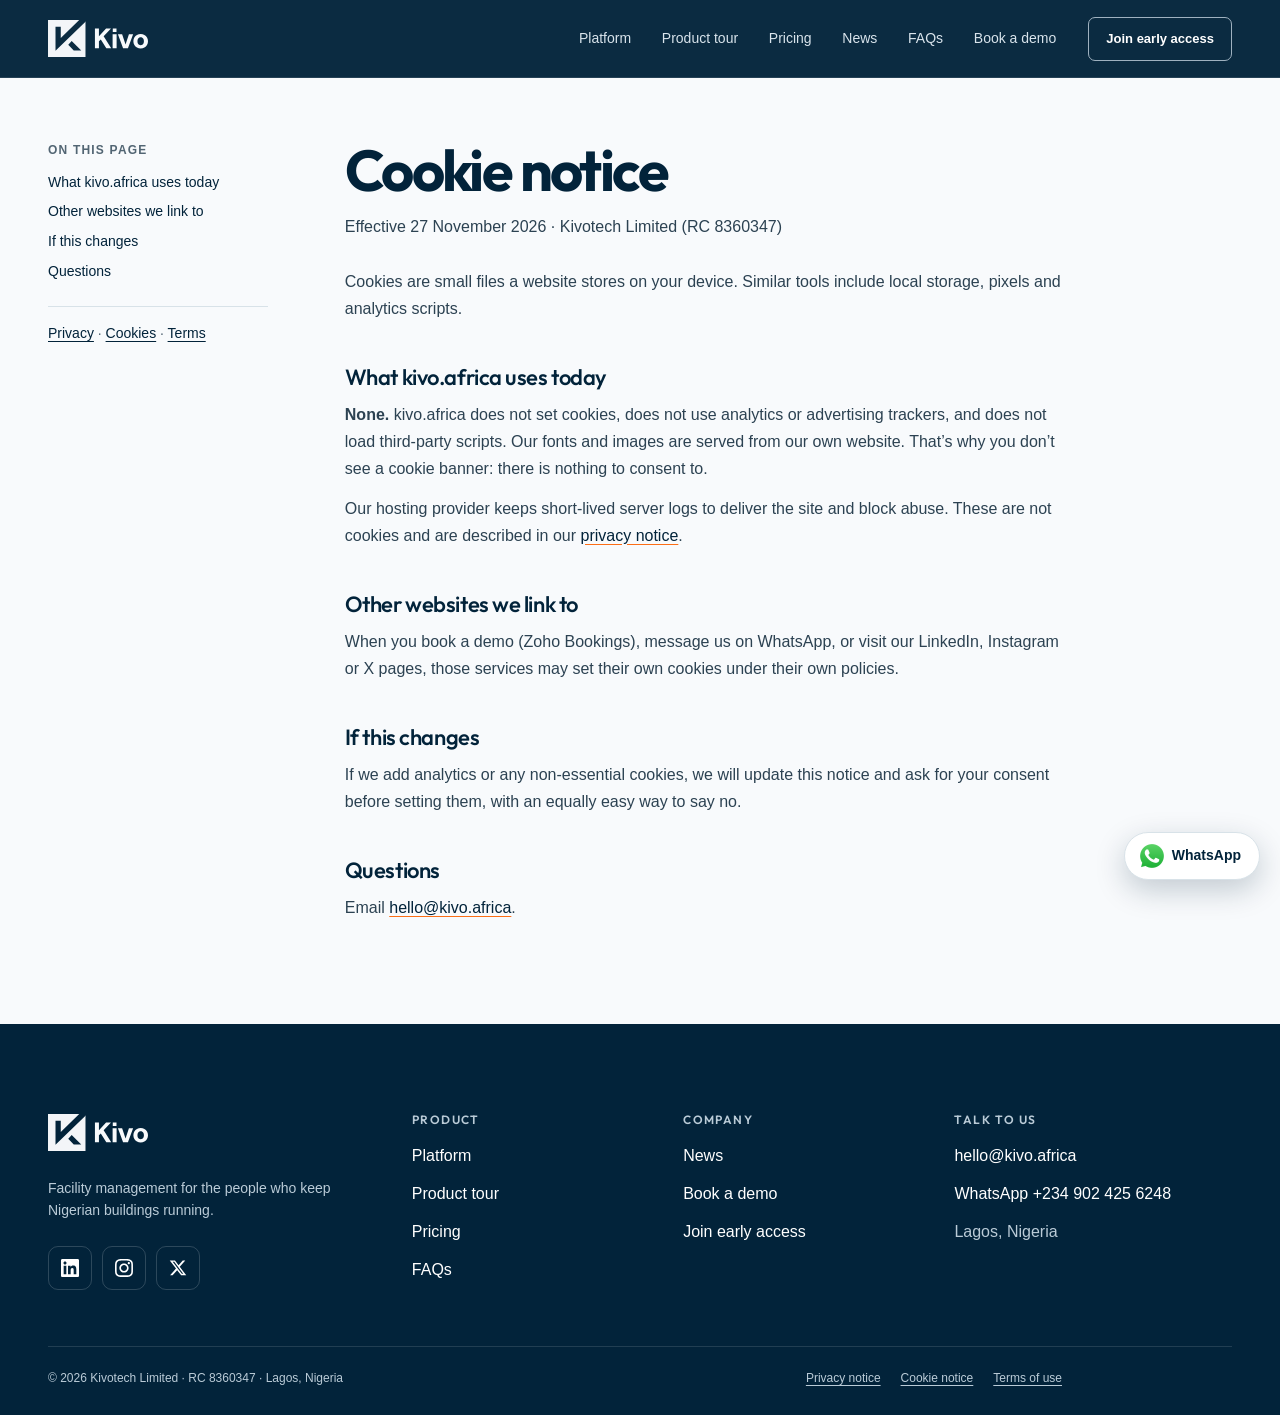
<file: public/cookies.html>
<!doctype html>
<html lang="en-NG">
<head>
  <meta charset="utf-8">
  <meta name="viewport" content="width=device-width, initial-scale=1">
  <meta name="color-scheme" content="light">
  <meta name="theme-color" content="#02233A">
  <meta name="robots" content="index,follow">
  <meta http-equiv="Content-Security-Policy" content="default-src 'self'; script-src 'self'; style-src 'self'; img-src 'self' data:; font-src 'self'; connect-src 'self'; object-src 'none'; base-uri 'none'; form-action 'none'">
  <title>Cookie notice | Kivo</title>
  <meta name="description" content="Kivo does not use cookies or tracking on kivo.africa. What that means and what changes if it ever does.">
  <meta property="og:title" content="Kivo | Facility management for Nigerian buildings">
  <meta property="og:description" content="Requests, technicians, contractors, stores, LPOs, waybills and billing on one record. Launching 1 January 2027.">
  <meta property="og:type" content="website">
  <link rel="canonical" href="https://www.kivo.africa/cookies.html">
  <meta property="og:url" content="https://www.kivo.africa/cookies.html">
  <meta property="og:image" content="https://www.kivo.africa/assets/kivo-share.jpg">
  <meta property="og:image:width" content="1200">
  <meta property="og:image:height" content="630">
  <meta property="og:image:alt" content="Kivo, facility management built in Lagos">
  <meta name="twitter:card" content="summary_large_image">
  <link rel="icon" href="assets/kivo-icon.svg" type="image/svg+xml">
  <link rel="stylesheet" href="home.css?v=20261113-3">
  <link rel="stylesheet" href="recraft.css?v=20261127-9">
  <script src="app.js?v=20261127-8" defer></script>
</head>
<body class="kivo-home editorial-home legal-page">
<a class="skip-link" href="#main">Skip to content</a>
<header class="site-header">
  <nav class="nav wrap" aria-label="Main navigation">
    <a class="brand" href="index.html" aria-label="Kivo home"><img src="assets/kivo-white.svg" alt="" width="104" height="39"></a>
    <div class="nav-links" id="nav-links"><a href="index.html#features">Platform</a><a href="index.html#workspace">Product tour</a><a href="index.html#pricing">Pricing</a><a href="news.html">News</a><a href="index.html#questions">FAQs</a><a class="nav-demo" href="https://zoho183.zohobookings.eu/273883000000035071" target="_blank" rel="noopener noreferrer">Book a demo</a></div>
    <button class="button button-light nav-cta" data-join>Join early access</button>
    <button class="menu-button" aria-label="Open navigation" aria-expanded="false" aria-controls="nav-links"><span></span><span></span></button>
  </nav>
</header>
<main id="main" class="legal">
  <div class="wrap legal-grid">
    <aside class="legal-toc" aria-label="On this page"><p>On this page</p><ol><li><a href="#now">What kivo.africa uses today</a></li><li><a href="#others">Other websites we link to</a></li><li><a href="#future">If this changes</a></li><li><a href="#contact">Questions</a></li></ol><p class="legal-other"><a href="privacy.html">Privacy</a> · <a href="cookies.html">Cookies</a> · <a href="terms.html">Terms</a></p></aside>
    <article class="legal-body"><h1>Cookie notice</h1>
<p class="legal-meta">Effective 27 November 2026 · Kivotech Limited (RC 8360347)</p>
<p>Cookies are small files a website stores on your device. Similar tools include local storage, pixels and analytics scripts.</p>

<h2 id="now">What kivo.africa uses today</h2>
<p><strong>None.</strong> kivo.africa does not set cookies, does not use analytics or advertising trackers, and does not load third-party scripts. Our fonts and images are served from our own website. That’s why you don’t see a cookie banner: there is nothing to consent to.</p>
<p>Our hosting provider keeps short-lived server logs to deliver the site and block abuse. These are not cookies and are described in our <a href="privacy.html">privacy notice</a>.</p>

<h2 id="others">Other websites we link to</h2>
<p>When you book a demo (Zoho Bookings), message us on WhatsApp, or visit our LinkedIn, Instagram or X pages, those services may set their own cookies under their own policies.</p>

<h2 id="future">If this changes</h2>
<p>If we add analytics or any non-essential cookies, we will update this notice and ask for your consent before setting them, with an equally easy way to say no.</p>

<h2 id="contact">Questions</h2>
<p>Email <a href="mailto:hello@kivo.africa">hello@kivo.africa</a>.</p>
</article>
  </div>
</main>
<footer class="site-footer kivo-footer">
  <div class="wrap">
    <div class="footer-grid">
      <div class="footer-brand">
        <a href="index.html" class="brand" aria-label="Kivo home"><img src="assets/kivo-white.svg" alt="" width="104" height="39"></a>
        <p>Facility management for the people who keep Nigerian buildings running.</p>
        <ul class="social-links" aria-label="Kivo on social media">
          <li><a href="https://www.linkedin.com/company/kivoafrica/" target="_blank" rel="noopener noreferrer" aria-label="Kivo on LinkedIn"><svg viewBox="0 0 48 48" aria-hidden="true"><path d="M44.4469 0H3.54375C1.58437 0 0 1.54688 0 3.45938V44.5312C0 46.4437 1.58437 48 3.54375 48H44.4469C46.4062 48 48 46.4438 48 44.5406V3.45938C48 1.54688 46.4062 0 44.4469 0ZM14.2406 40.9031H7.11563V17.9906H14.2406V40.9031ZM10.6781 14.8688C8.39062 14.8688 6.54375 13.0219 6.54375 10.7437C6.54375 8.46562 8.39062 6.61875 10.6781 6.61875C12.9563 6.61875 14.8031 8.46562 14.8031 10.7437C14.8031 13.0125 12.9563 14.8688 10.6781 14.8688ZM40.9031 40.9031H33.7875V29.7656C33.7875 27.1125 33.7406 23.6906 30.0844 23.6906C26.3812 23.6906 25.8187 26.5875 25.8187 29.5781V40.9031H18.7125V17.9906H25.5375V21.1219H25.6312C26.5781 19.3219 28.9031 17.4188 32.3625 17.4188C39.5719 17.4188 40.9031 22.1625 40.9031 28.3313V40.9031Z"/></svg></a></li>
          <li><a href="https://www.instagram.com/kivo.africa" target="_blank" rel="noopener noreferrer" aria-label="Kivo on Instagram"><svg viewBox="0 0 48 48" aria-hidden="true"><path d="M24 4.32187C30.4125 4.32187 31.1719 4.35 33.6938 4.4625C36.0375 4.56562 37.3031 4.95938 38.1469 5.2875C39.2625 5.71875 40.0688 6.24375 40.9031 7.07812C41.7469 7.92188 42.2625 8.71875 42.6938 9.83438C43.0219 10.6781 43.4156 11.9531 43.5188 14.2875C43.6313 16.8187 43.6594 17.5781 43.6594 23.9813C43.6594 30.3938 43.6313 31.1531 43.5188 33.675C43.4156 36.0188 43.0219 37.2844 42.6938 38.1281C42.2625 39.2438 41.7375 40.05 40.9031 40.8844C40.0594 41.7281 39.2625 42.2438 38.1469 42.675C37.3031 43.0031 36.0281 43.3969 33.6938 43.5C31.1625 43.6125 30.4031 43.6406 24 43.6406C17.5875 43.6406 16.8281 43.6125 14.3063 43.5C11.9625 43.3969 10.6969 43.0031 9.85313 42.675C8.7375 42.2438 7.93125 41.7188 7.09688 40.8844C6.25313 40.0406 5.7375 39.2438 5.30625 38.1281C4.97813 37.2844 4.58438 36.0094 4.48125 33.675C4.36875 31.1438 4.34063 30.3844 4.34063 23.9813C4.34063 17.5688 4.36875 16.8094 4.48125 14.2875C4.58438 11.9437 4.97813 10.6781 5.30625 9.83438C5.7375 8.71875 6.2625 7.9125 7.09688 7.07812C7.94063 6.23438 8.7375 5.71875 9.85313 5.2875C10.6969 4.95938 11.9719 4.56562 14.3063 4.4625C16.8281 4.35 17.5875 4.32187 24 4.32187ZM24 0C17.4844 0 16.6688 0.028125 14.1094 0.140625C11.5594 0.253125 9.80625 0.665625 8.2875 1.25625C6.70312 1.875 5.3625 2.69062 4.03125 4.03125C2.69063 5.3625 1.875 6.70313 1.25625 8.27813C0.665625 9.80625 0.253125 11.55 0.140625 14.1C0.028125 16.6687 0 17.4844 0 24C0 30.5156 0.028125 31.3312 0.140625 33.8906C0.253125 36.4406 0.665625 38.1938 1.25625 39.7125C1.875 41.2969 2.69063 42.6375 4.03125 43.9688C5.3625 45.3 6.70313 46.125 8.27813 46.7344C9.80625 47.325 11.55 47.7375 14.1 47.85C16.6594 47.9625 17.475 47.9906 23.9906 47.9906C30.5063 47.9906 31.3219 47.9625 33.8813 47.85C36.4313 47.7375 38.1844 47.325 39.7031 46.7344C41.2781 46.125 42.6188 45.3 43.95 43.9688C45.2812 42.6375 46.1063 41.2969 46.7156 39.7219C47.3063 38.1938 47.7188 36.45 47.8313 33.9C47.9438 31.3406 47.9719 30.525 47.9719 24.0094C47.9719 17.4938 47.9438 16.6781 47.8313 14.1188C47.7188 11.5688 47.3063 9.81563 46.7156 8.29688C46.125 6.70312 45.3094 5.3625 43.9688 4.03125C42.6375 2.7 41.2969 1.875 39.7219 1.26562C38.1938 0.675 36.45 0.2625 33.9 0.15C31.3313 0.028125 30.5156 0 24 0Z"/><path d="M24 11.6719C17.1938 11.6719 11.6719 17.1938 11.6719 24C11.6719 30.8062 17.1938 36.3281 24 36.3281C30.8062 36.3281 36.3281 30.8062 36.3281 24C36.3281 17.1938 30.8062 11.6719 24 11.6719ZM24 31.9969C19.5844 31.9969 16.0031 28.4156 16.0031 24C16.0031 19.5844 19.5844 16.0031 24 16.0031C28.4156 16.0031 31.9969 19.5844 31.9969 24C31.9969 28.4156 28.4156 31.9969 24 31.9969Z"/><path d="M39.6937 11.1843C39.6937 12.778 38.4 14.0624 36.8156 14.0624C35.2219 14.0624 33.9375 12.7687 33.9375 11.1843C33.9375 9.59053 35.2313 8.30615 36.8156 8.30615C38.4 8.30615 39.6937 9.5999 39.6937 11.1843Z"/></svg></a></li>
          <li><a href="https://x.com/get_kivo" target="_blank" rel="noopener noreferrer" aria-label="Kivo on X"><svg viewBox="0 0 48 48" aria-hidden="true"><path d="M36.6526 3.8078H43.3995L28.6594 20.6548L46 43.5797H32.4225L21.7881 29.6759L9.61989 43.5797H2.86886L18.6349 25.56L2 3.8078H15.9222L25.5348 16.5165L36.6526 3.8078ZM34.2846 39.5414H38.0232L13.8908 7.63406H9.87892L34.2846 39.5414Z"/></svg></a></li>
        </ul>
      </div>
      <nav class="footer-col" aria-label="Product"><h2>Product</h2><a href="index.html#features">Platform</a><a href="index.html#workspace">Product tour</a><a href="index.html#pricing">Pricing</a><a href="index.html#questions">FAQs</a></nav>
      <nav class="footer-col" aria-label="Company"><h2>Company</h2><a href="news.html">News</a><a href="https://zoho183.zohobookings.eu/273883000000035071" target="_blank" rel="noopener noreferrer">Book a demo</a><button type="button" data-join>Join early access</button></nav>
      <div class="footer-col"><h2>Talk to us</h2><a href="mailto:hello@kivo.africa">hello@kivo.africa</a><a href="https://wa.me/2349024256248" target="_blank" rel="noopener noreferrer">WhatsApp +234 902 425 6248</a><span>Lagos, Nigeria</span></div>
    </div>
    <div class="footer-legal"><span>© 2026 Kivotech Limited · RC 8360347 · Lagos, Nigeria</span><nav aria-label="Legal"><a href="privacy.html">Privacy notice</a><a href="cookies.html">Cookie notice</a><a href="terms.html">Terms of use</a></nav></div>
  </div>
</footer>
<a class="wa-float" href="https://wa.me/2349024256248?text=Hi%20Kivo%2C%20I%27d%20like%20to%20know%20more." target="_blank" rel="noopener noreferrer" aria-label="Chat with Kivo on WhatsApp"><img class="wa-icon" src="assets/whatsapp.png" alt="" width="20" height="20"><span>WhatsApp</span></a>
<dialog id="join-dialog" class="dialog join-dialog" aria-labelledby="join-title">
  <div class="join-shell">
    <aside class="join-aside">
      <p class="join-kicker">Founding members</p>
      <p class="join-aside-title">Launching 1 January 2027</p>
      <ul class="join-benefits">
        <li><strong>20% off</strong> your first six months</li>
        <li><strong>Free setup</strong> from your Excel sheets</li>
        <li><strong>A direct line</strong> to the founders on WhatsApp</li>
        <li><strong>A say</strong> in what we build next</li>
      </ul>
      <img class="join-aside-shot" src="assets/product/phone-request.webp" alt="" width="585" height="1266" loading="lazy" decoding="async">
    </aside>
    <div class="join-main">
      <button class="dialog-close" type="button" aria-label="Close" data-close>×</button>
      <div id="join-form-view">
        <p class="join-progress" id="join-progress">Step 1 of 2 · About you</p>
        <div class="join-progress-bar" aria-hidden="true"><span id="join-progress-fill"></span></div>
        <h2 id="join-title">Join early access</h2>
        <form id="join-form" class="join-form" novalidate>
          <fieldset class="join-step" data-step="1">
            <legend class="visually-hidden">About you</legend>
            <div class="join-field"><label for="lead-email">Work email</label><input id="lead-email" name="email" type="email" autocomplete="email" inputmode="email" required></div>
            <div class="join-row">
              <div class="join-field"><label for="lead-name">Full name</label><input id="lead-name" name="fullName" type="text" autocomplete="name" required></div>
              <div class="join-field"><label for="lead-company">Company or estate</label><input id="lead-company" name="companyName" type="text" autocomplete="organization" required></div>
            </div>
            <fieldset class="join-chips"><legend>Your role</legend><div class="chip-group"><label class="chip"><input type="radio" name="role" value="Facility manager"><span>Facility manager</span></label><label class="chip"><input type="radio" name="role" value="FM company"><span>I run an FM company</span></label><label class="chip"><input type="radio" name="role" value="Estate or property manager"><span>Estate or property manager</span></label><label class="chip"><input type="radio" name="role" value="Procurement or finance"><span>Procurement or finance</span></label><label class="chip"><input type="radio" name="role" value="Other"><span>Something else</span></label></div></fieldset>
          </fieldset>
          <fieldset class="join-step" data-step="2" hidden>
            <legend class="visually-hidden">Your buildings</legend>
            <fieldset class="join-chips"><legend>What do you look after?</legend><div class="chip-group"><label class="chip"><input type="radio" name="buildingType" value="Offices or bank branches"><span>Offices or branches</span></label><label class="chip"><input type="radio" name="buildingType" value="Estate or residential"><span>Estates or residential</span></label><label class="chip"><input type="radio" name="buildingType" value="Hotel"><span>Hotels</span></label><label class="chip"><input type="radio" name="buildingType" value="Hospital or school"><span>Hospitals or schools</span></label><label class="chip"><input type="radio" name="buildingType" value="FM company clients"><span>Client sites we manage</span></label></div></fieldset>
            <fieldset class="join-chips"><legend>How many sites?</legend><div class="chip-group"><label class="chip"><input type="radio" name="sitesCount" value="1-3"><span>1 to 3</span></label><label class="chip"><input type="radio" name="sitesCount" value="4-10"><span>4 to 10</span></label><label class="chip"><input type="radio" name="sitesCount" value="11-25"><span>11 to 25</span></label><label class="chip"><input type="radio" name="sitesCount" value="25+"><span>More than 25</span></label></div></fieldset>
            <fieldset class="join-chips"><legend>Most interested in <span>pick any</span></legend><div class="chip-group"><label class="chip"><input type="checkbox" name="interests" value="Requests and tickets"><span>Requests and tickets</span></label><label class="chip"><input type="checkbox" name="interests" value="Technicians on mobile"><span>Technicians on mobile</span></label><label class="chip"><input type="checkbox" name="interests" value="Contractors and vendors"><span>Contractors</span></label><label class="chip"><input type="checkbox" name="interests" value="Stores and diesel"><span>Stores and diesel</span></label><label class="chip"><input type="checkbox" name="interests" value="LPOs and waybills"><span>LPOs and waybills</span></label><label class="chip"><input type="checkbox" name="interests" value="Billing and invoices"><span>Billing</span></label></div></fieldset>
            <div class="join-field"><label for="lead-whatsapp">WhatsApp number <span>optional</span></label><input id="lead-whatsapp" name="whatsapp" type="tel" autocomplete="tel" inputmode="tel" placeholder="0803 000 0000"></div>
          </fieldset>
          <div class="join-trap" aria-hidden="true"><label for="lead-website">Leave this empty</label><input id="lead-website" name="website" type="text" tabindex="-1" autocomplete="off"></div>
          <p class="join-error" id="join-error" role="alert" hidden></p>
          <div class="join-actions">
            <button class="join-back" type="button" id="join-back" hidden>Back</button>
            <button class="button button-light join-submit" type="submit" id="join-submit">Continue</button>
          </div>
          <label class="join-consent"><input type="checkbox" name="marketing" value="yes"><span>Send me product updates and launch news. Optional, and you can unsubscribe at any time.</span></label>
          <p class="join-fine">Free to join. We use your details to set up early access, as explained in our <a href="privacy.html" target="_blank">privacy notice</a>.</p>
        </form>
      </div>
      <div id="join-done" class="join-done" hidden tabindex="-1">
        <p class="join-progress">You’re on the list</p>
        <h2>Thank you, <span id="join-done-name">there</span>.</h2>
        <p class="join-done-copy">We’ll be in touch before launch to set up your first site. Your founding member price is held for you.</p>
        <a class="button button-dark" href="https://zoho183.zohobookings.eu/273883000000035071" target="_blank" rel="noopener noreferrer">Book a demo now</a>
        <p class="official-join"><a class="wa-link" href="https://wa.me/2349024256248" target="_blank" rel="noopener noreferrer"><img class="wa-icon" src="assets/whatsapp.png" alt="" width="20" height="20">Chat with the founders on WhatsApp</a></p>
      </div>
    </div>
  </div>
</dialog>
</body>
</html>
</file>
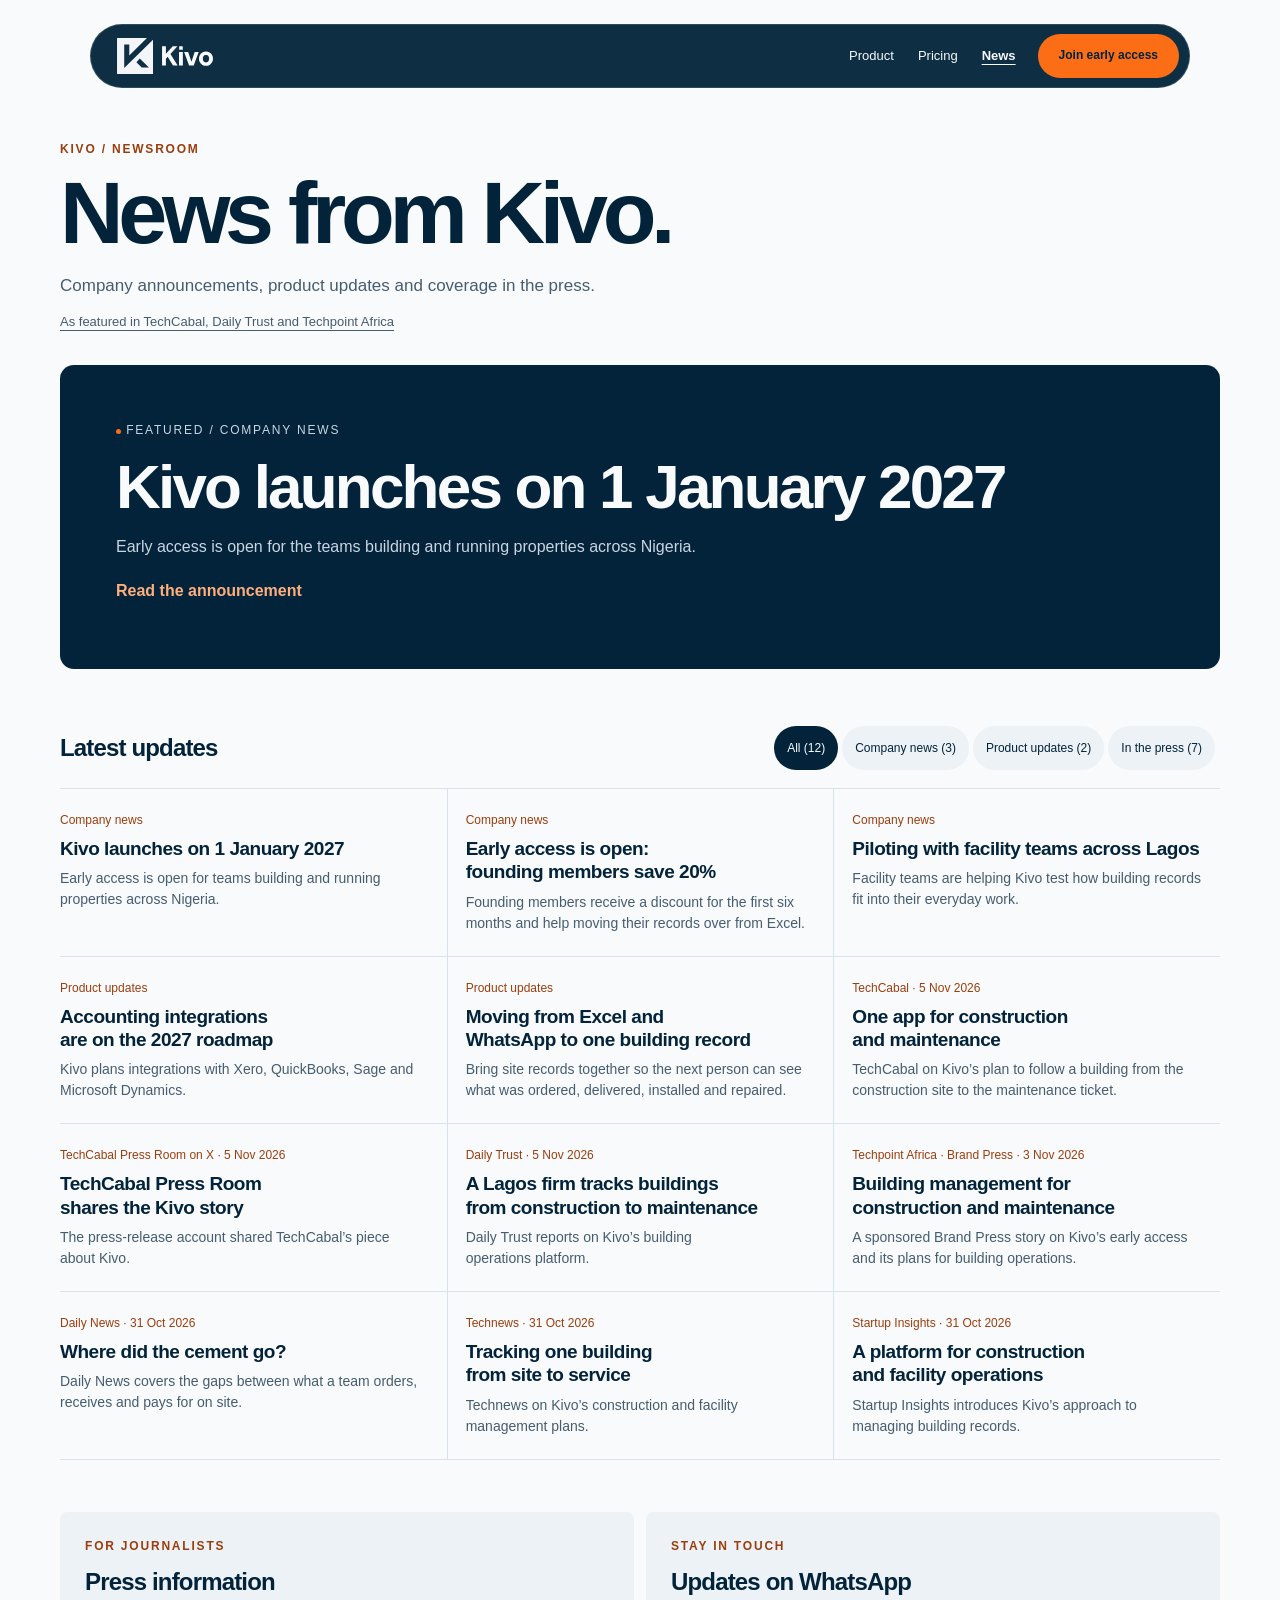
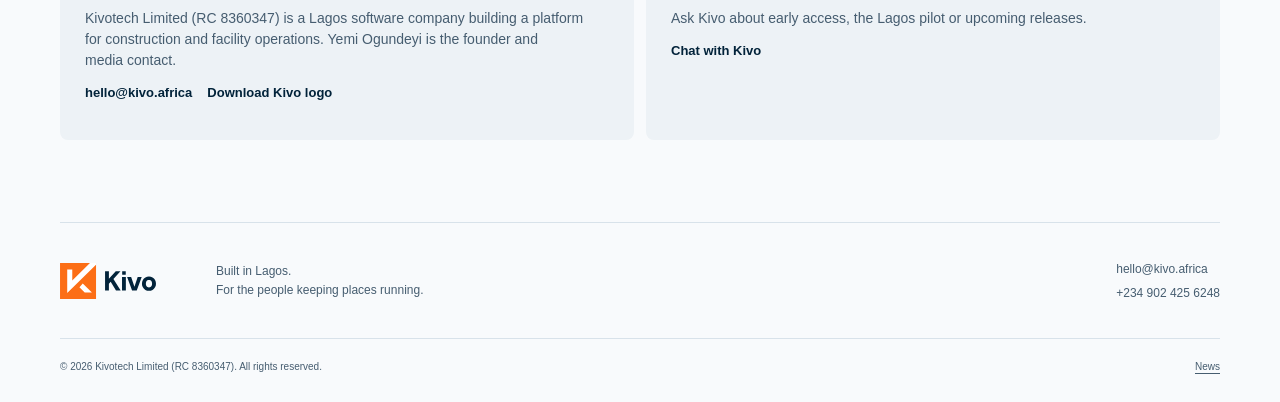
<file: public/news.html>
<!doctype html>
<html lang="en-NG">
<head>
  <meta charset="utf-8">
  <meta name="viewport" content="width=device-width, initial-scale=1">
  <meta name="theme-color" content="#02233A">
  <meta name="robots" content="index,follow">
  <meta http-equiv="Content-Security-Policy" content="default-src 'self'; object-src 'none'; base-uri 'none'; form-action 'none'">
  <title>News, product updates and press | Kivo</title>
  <meta name="description" content="Company announcements, product updates and press coverage from Kivo, a building management platform built in Lagos.">
  <link rel="canonical" href="https://www.kivo.africa/news.html">
  <meta property="og:type" content="website">
  <meta property="og:title" content="News, product updates and press | Kivo">
  <meta property="og:description" content="Follow Kivo’s announcements, product updates and coverage in the press.">
  <meta property="og:url" content="https://www.kivo.africa/news.html">
  <meta property="og:image" content="https://www.kivo.africa/assets/kivo-share.jpg">
  <meta property="og:image:width" content="1200">
  <meta property="og:image:height" content="630">
  <meta name="twitter:card" content="summary_large_image">
  <link rel="icon" href="assets/kivo-icon.svg" type="image/svg+xml">
  <link rel="stylesheet" href="styles.css?v=20261110-1">
  <script src="news.js?v=20261113-1" defer></script>
</head>
<body class="news-page">
<a class="skip-link" href="#main">Skip to content</a>
<header class="site-header">
  <nav class="nav" aria-label="Main navigation">
    <a class="brand" href="index.html" aria-label="Kivo home"><img src="assets/kivo-white.svg" alt="" width="104" height="39"></a>
    <div class="nav-links" id="nav-links">
      <a href="index.html#workspace">Product</a>
      <a href="index.html#pricing">Pricing</a>
      <a href="news.html" aria-current="page">News</a>
    </div>
    <a class="button button-light nav-cta" href="index.html?join=1">Join early access </a>
    <button class="menu-button" type="button" aria-label="Open navigation" aria-expanded="false" aria-controls="nav-links"><span></span><span></span></button>
  </nav>
</header>
<main id="main" class="wrap news-main">
  <div class="news-intro">
    <p class="eyebrow">KIVO / NEWSROOM</p>
    <h1>News from Kivo.</h1>
    <p>Company announcements, product updates and coverage in the press.</p>
    <a class="news-featured-in" href="#press">As featured in TechCabal, Daily Trust and Techpoint Africa </a>
  </div>
  <article class="news-feature">
    <p class="eyebrow"><span class="signal"></span> FEATURED / COMPANY NEWS</p>
    <h2>Kivo launches on 1 January 2027</h2>
    <p>Early access is open for the teams building and running properties across Nigeria.</p>
    <a href="#story-launch">Read the announcement </a>
  </article>
  <section id="press" class="news-library" aria-labelledby="news-library-heading">
    <div class="news-library-head">
      <h2 id="news-library-heading">Latest updates</h2>
      <div id="news-filters" role="group" aria-label="Filter news"></div>
    </div>
    <p id="news-results" class="sr-only" role="status"></p>
    <div id="news-list" class="news-list"></div>
    <noscript><p>Enable JavaScript to browse announcements and press links.</p></noscript>
  </section>
  <aside class="news-contacts" aria-label="Media and updates">
    <section><p class="eyebrow">FOR JOURNALISTS</p><h2>Press information</h2><p>Kivotech Limited (RC 8360347) is a Lagos software company building a platform for construction and facility operations. Yemi Ogundeyi is the founder and media contact.</p><a href="mailto:hello@kivo.africa">hello@kivo.africa </a><a href="assets/kivo-complete.svg" download>Download Kivo logo </a></section>
    <section><p class="eyebrow">STAY IN TOUCH</p><h2>Updates on WhatsApp</h2><p>Ask Kivo about early access, the Lagos pilot or upcoming releases.</p><a href="https://wa.me/2349024256248" target="_blank" rel="noopener noreferrer">Chat with Kivo </a></section>
  </aside>
</main>
<footer class="site-footer wrap">
  <div class="footer-top">
    <a class="brand" href="index.html" aria-label="Kivo home"><img src="assets/kivo-complete.svg" alt="" width="104" height="39"></a>
    <p>Built in Lagos.<br>For the people keeping places running.</p>
    <div><a href="mailto:hello@kivo.africa">hello@kivo.africa</a><a href="tel:+2349024256248">+234 902 425 6248</a></div>
  </div>
  <div class="footer-bottom"><span>© 2026 Kivotech Limited (RC 8360347). All rights reserved.</span><a href="news.html">News</a></div>
</footer>
<dialog id="news-article" class="dialog news-article" aria-labelledby="article-title">
  <button class="dialog-close" type="button" aria-label="Close article">×</button>
  <p id="article-type" class="eyebrow"></p>
  <h2 id="article-title"></h2>
  <div id="article-body"></div>
  <a class="button button-dark" href="index.html?join=1">Join early access </a>
</dialog>
</body>
</html>
</file>
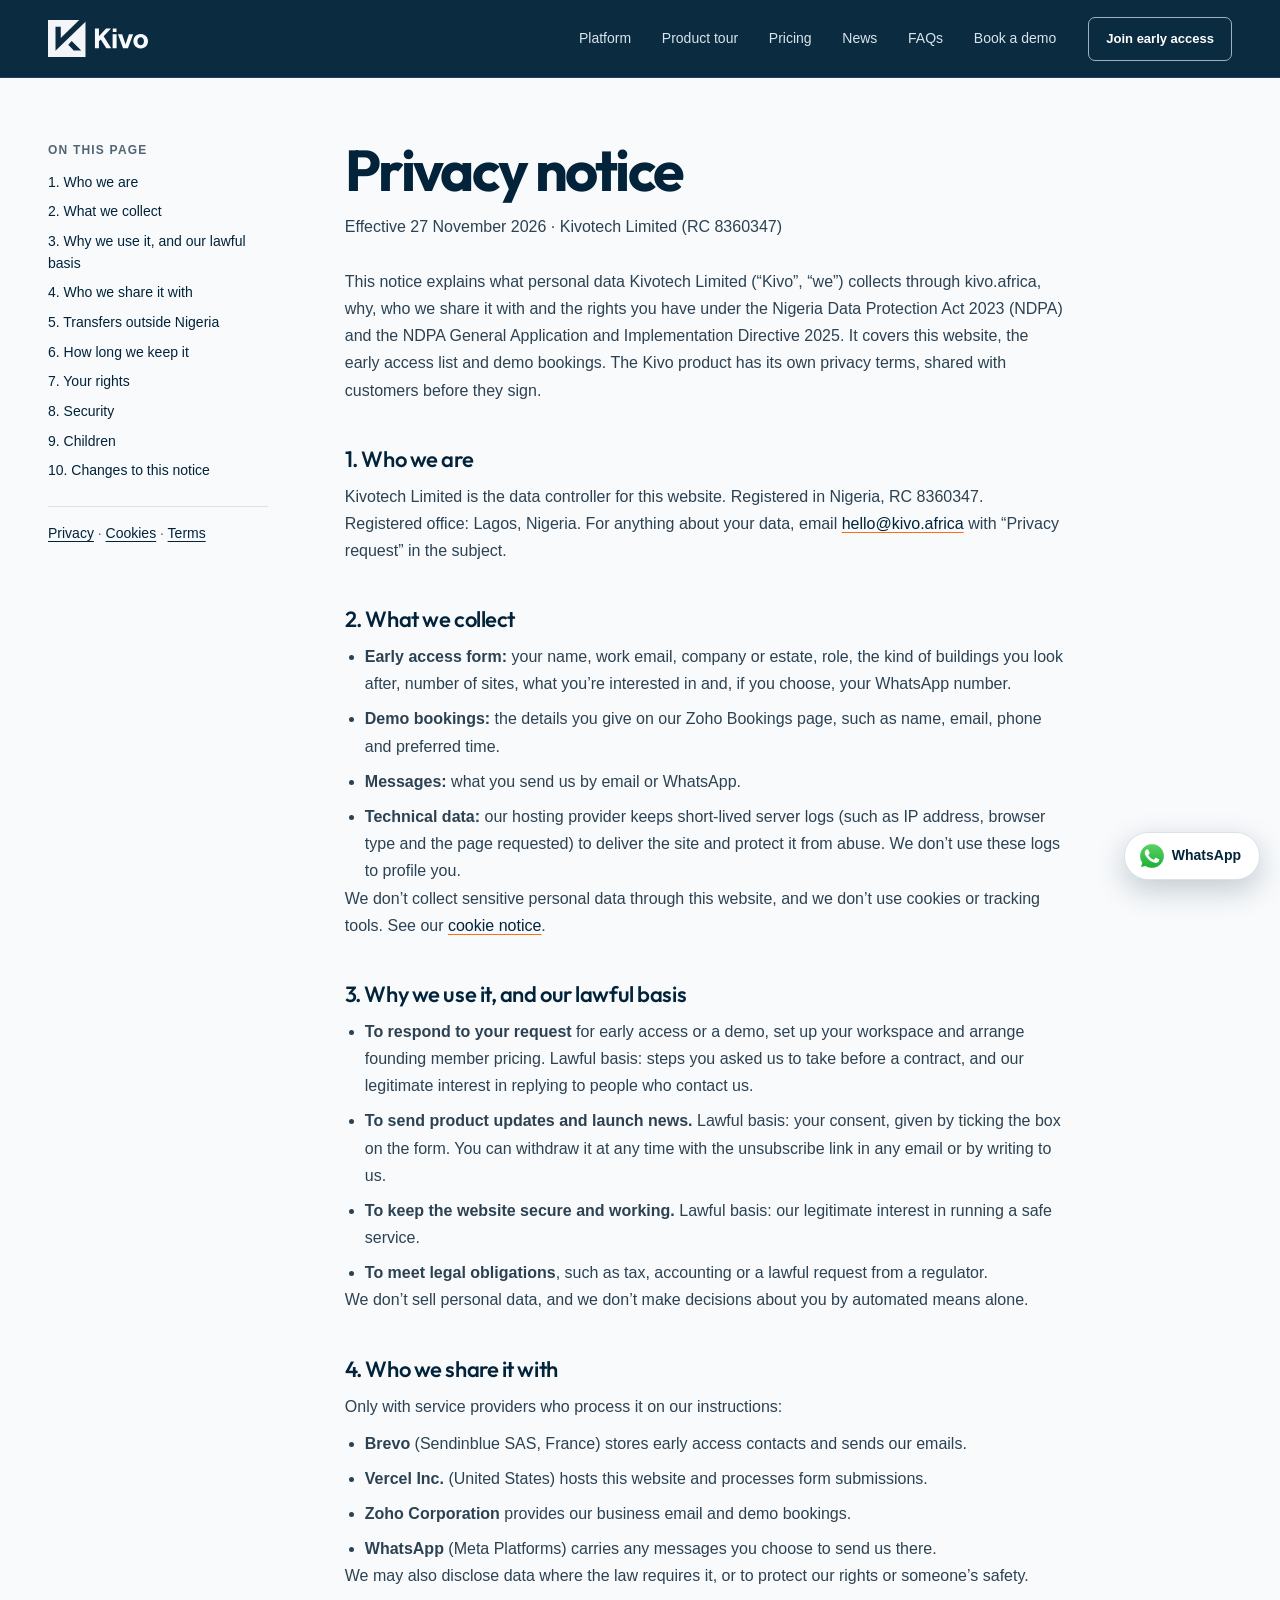
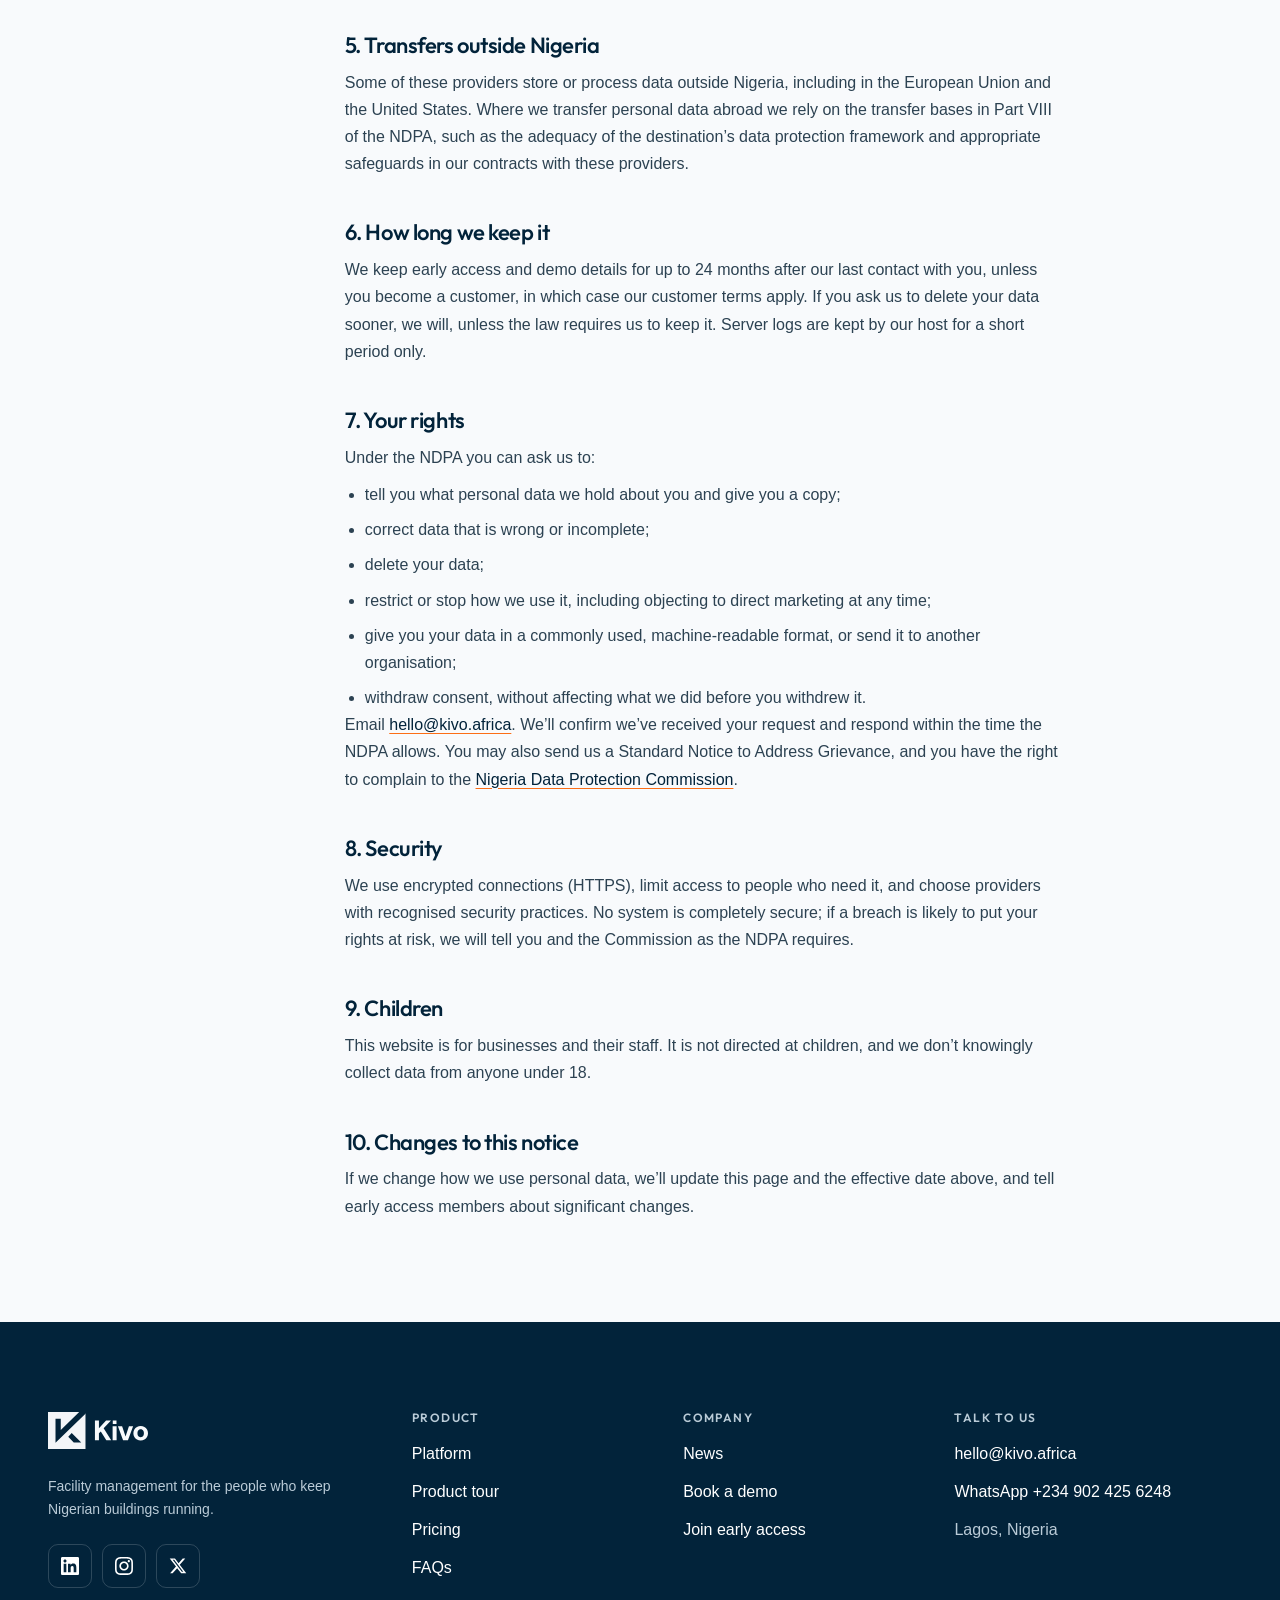
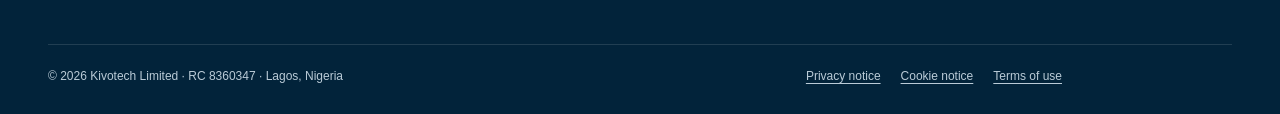
<file: public/privacy.html>
<!doctype html>
<html lang="en-NG">
<head>
  <meta charset="utf-8">
  <meta name="viewport" content="width=device-width, initial-scale=1">
  <meta name="color-scheme" content="light">
  <meta name="theme-color" content="#02233A">
  <meta name="robots" content="index,follow">
  <meta http-equiv="Content-Security-Policy" content="default-src 'self'; script-src 'self'; style-src 'self'; img-src 'self' data:; font-src 'self'; connect-src 'self'; object-src 'none'; base-uri 'none'; form-action 'none'">
  <title>Privacy notice | Kivo</title>
  <meta name="description" content="How Kivotech Limited collects, uses and protects personal data on kivo.africa, under the Nigeria Data Protection Act 2023.">
  <meta property="og:title" content="Kivo | Facility management for Nigerian buildings">
  <meta property="og:description" content="Requests, technicians, contractors, stores, LPOs, waybills and billing on one record. Launching 1 January 2027.">
  <meta property="og:type" content="website">
  <link rel="canonical" href="https://www.kivo.africa/privacy.html">
  <meta property="og:url" content="https://www.kivo.africa/privacy.html">
  <meta property="og:image" content="https://www.kivo.africa/assets/kivo-share.jpg">
  <meta property="og:image:width" content="1200">
  <meta property="og:image:height" content="630">
  <meta property="og:image:alt" content="Kivo, facility management built in Lagos">
  <meta name="twitter:card" content="summary_large_image">
  <link rel="icon" href="assets/kivo-icon.svg" type="image/svg+xml">
  <link rel="stylesheet" href="home.css?v=20261113-3">
  <link rel="stylesheet" href="recraft.css?v=20261127-9">
  <script src="app.js?v=20261127-8" defer></script>
</head>
<body class="kivo-home editorial-home legal-page">
<a class="skip-link" href="#main">Skip to content</a>
<header class="site-header">
  <nav class="nav wrap" aria-label="Main navigation">
    <a class="brand" href="index.html" aria-label="Kivo home"><img src="assets/kivo-white.svg" alt="" width="104" height="39"></a>
    <div class="nav-links" id="nav-links"><a href="index.html#features">Platform</a><a href="index.html#workspace">Product tour</a><a href="index.html#pricing">Pricing</a><a href="news.html">News</a><a href="index.html#questions">FAQs</a><a class="nav-demo" href="https://zoho183.zohobookings.eu/273883000000035071" target="_blank" rel="noopener noreferrer">Book a demo</a></div>
    <button class="button button-light nav-cta" data-join>Join early access</button>
    <button class="menu-button" aria-label="Open navigation" aria-expanded="false" aria-controls="nav-links"><span></span><span></span></button>
  </nav>
</header>
<main id="main" class="legal">
  <div class="wrap legal-grid">
    <aside class="legal-toc" aria-label="On this page"><p>On this page</p><ol><li><a href="#who">1. Who we are</a></li><li><a href="#collect">2. What we collect</a></li><li><a href="#use">3. Why we use it, and our lawful basis</a></li><li><a href="#share">4. Who we share it with</a></li><li><a href="#transfers">5. Transfers outside Nigeria</a></li><li><a href="#retention">6. How long we keep it</a></li><li><a href="#rights">7. Your rights</a></li><li><a href="#security">8. Security</a></li><li><a href="#children">9. Children</a></li><li><a href="#changes">10. Changes to this notice</a></li></ol><p class="legal-other"><a href="privacy.html">Privacy</a> · <a href="cookies.html">Cookies</a> · <a href="terms.html">Terms</a></p></aside>
    <article class="legal-body"><h1>Privacy notice</h1>
<p class="legal-meta">Effective 27 November 2026 · Kivotech Limited (RC 8360347)</p>
<p>This notice explains what personal data Kivotech Limited (“Kivo”, “we”) collects through kivo.africa, why, who we share it with and the rights you have under the Nigeria Data Protection Act 2023 (NDPA) and the NDPA General Application and Implementation Directive 2025. It covers this website, the early access list and demo bookings. The Kivo product has its own privacy terms, shared with customers before they sign.</p>

<h2 id="who">1. Who we are</h2>
<p>Kivotech Limited is the data controller for this website. Registered in Nigeria, RC 8360347. Registered office: Lagos, Nigeria. For anything about your data, email <a href="mailto:hello@kivo.africa?subject=Privacy%20request">hello@kivo.africa</a> with “Privacy request” in the subject.</p>

<h2 id="collect">2. What we collect</h2>
<ul>
<li><strong>Early access form:</strong> your name, work email, company or estate, role, the kind of buildings you look after, number of sites, what you’re interested in and, if you choose, your WhatsApp number.</li>
<li><strong>Demo bookings:</strong> the details you give on our Zoho Bookings page, such as name, email, phone and preferred time.</li>
<li><strong>Messages:</strong> what you send us by email or WhatsApp.</li>
<li><strong>Technical data:</strong> our hosting provider keeps short-lived server logs (such as IP address, browser type and the page requested) to deliver the site and protect it from abuse. We don’t use these logs to profile you.</li>
</ul>
<p>We don’t collect sensitive personal data through this website, and we don’t use cookies or tracking tools. See our <a href="cookies.html">cookie notice</a>.</p>

<h2 id="use">3. Why we use it, and our lawful basis</h2>
<ul>
<li><strong>To respond to your request</strong> for early access or a demo, set up your workspace and arrange founding member pricing. Lawful basis: steps you asked us to take before a contract, and our legitimate interest in replying to people who contact us.</li>
<li><strong>To send product updates and launch news.</strong> Lawful basis: your consent, given by ticking the box on the form. You can withdraw it at any time with the unsubscribe link in any email or by writing to us.</li>
<li><strong>To keep the website secure and working.</strong> Lawful basis: our legitimate interest in running a safe service.</li>
<li><strong>To meet legal obligations</strong>, such as tax, accounting or a lawful request from a regulator.</li>
</ul>
<p>We don’t sell personal data, and we don’t make decisions about you by automated means alone.</p>

<h2 id="share">4. Who we share it with</h2>
<p>Only with service providers who process it on our instructions:</p>
<ul>
<li><strong>Brevo</strong> (Sendinblue SAS, France) stores early access contacts and sends our emails.</li>
<li><strong>Vercel Inc.</strong> (United States) hosts this website and processes form submissions.</li>
<li><strong>Zoho Corporation</strong> provides our business email and demo bookings.</li>
<li><strong>WhatsApp</strong> (Meta Platforms) carries any messages you choose to send us there.</li>
</ul>
<p>We may also disclose data where the law requires it, or to protect our rights or someone’s safety.</p>

<h2 id="transfers">5. Transfers outside Nigeria</h2>
<p>Some of these providers store or process data outside Nigeria, including in the European Union and the United States. Where we transfer personal data abroad we rely on the transfer bases in Part VIII of the NDPA, such as the adequacy of the destination’s data protection framework and appropriate safeguards in our contracts with these providers.</p>

<h2 id="retention">6. How long we keep it</h2>
<p>We keep early access and demo details for up to 24 months after our last contact with you, unless you become a customer, in which case our customer terms apply. If you ask us to delete your data sooner, we will, unless the law requires us to keep it. Server logs are kept by our host for a short period only.</p>

<h2 id="rights">7. Your rights</h2>
<p>Under the NDPA you can ask us to:</p>
<ul>
<li>tell you what personal data we hold about you and give you a copy;</li>
<li>correct data that is wrong or incomplete;</li>
<li>delete your data;</li>
<li>restrict or stop how we use it, including objecting to direct marketing at any time;</li>
<li>give you your data in a commonly used, machine-readable format, or send it to another organisation;</li>
<li>withdraw consent, without affecting what we did before you withdrew it.</li>
</ul>
<p>Email <a href="mailto:hello@kivo.africa?subject=Privacy%20request">hello@kivo.africa</a>. We’ll confirm we’ve received your request and respond within the time the NDPA allows. You may also send us a Standard Notice to Address Grievance, and you have the right to complain to the <a href="https://ndpc.gov.ng" target="_blank" rel="noopener noreferrer">Nigeria Data Protection Commission</a>.</p>

<h2 id="security">8. Security</h2>
<p>We use encrypted connections (HTTPS), limit access to people who need it, and choose providers with recognised security practices. No system is completely secure; if a breach is likely to put your rights at risk, we will tell you and the Commission as the NDPA requires.</p>

<h2 id="children">9. Children</h2>
<p>This website is for businesses and their staff. It is not directed at children, and we don’t knowingly collect data from anyone under 18.</p>

<h2 id="changes">10. Changes to this notice</h2>
<p>If we change how we use personal data, we’ll update this page and the effective date above, and tell early access members about significant changes.</p>
</article>
  </div>
</main>
<footer class="site-footer kivo-footer">
  <div class="wrap">
    <div class="footer-grid">
      <div class="footer-brand">
        <a href="index.html" class="brand" aria-label="Kivo home"><img src="assets/kivo-white.svg" alt="" width="104" height="39"></a>
        <p>Facility management for the people who keep Nigerian buildings running.</p>
        <ul class="social-links" aria-label="Kivo on social media">
          <li><a href="https://www.linkedin.com/company/kivoafrica/" target="_blank" rel="noopener noreferrer" aria-label="Kivo on LinkedIn"><svg viewBox="0 0 48 48" aria-hidden="true"><path d="M44.4469 0H3.54375C1.58437 0 0 1.54688 0 3.45938V44.5312C0 46.4437 1.58437 48 3.54375 48H44.4469C46.4062 48 48 46.4438 48 44.5406V3.45938C48 1.54688 46.4062 0 44.4469 0ZM14.2406 40.9031H7.11563V17.9906H14.2406V40.9031ZM10.6781 14.8688C8.39062 14.8688 6.54375 13.0219 6.54375 10.7437C6.54375 8.46562 8.39062 6.61875 10.6781 6.61875C12.9563 6.61875 14.8031 8.46562 14.8031 10.7437C14.8031 13.0125 12.9563 14.8688 10.6781 14.8688ZM40.9031 40.9031H33.7875V29.7656C33.7875 27.1125 33.7406 23.6906 30.0844 23.6906C26.3812 23.6906 25.8187 26.5875 25.8187 29.5781V40.9031H18.7125V17.9906H25.5375V21.1219H25.6312C26.5781 19.3219 28.9031 17.4188 32.3625 17.4188C39.5719 17.4188 40.9031 22.1625 40.9031 28.3313V40.9031Z"/></svg></a></li>
          <li><a href="https://www.instagram.com/kivo.africa" target="_blank" rel="noopener noreferrer" aria-label="Kivo on Instagram"><svg viewBox="0 0 48 48" aria-hidden="true"><path d="M24 4.32187C30.4125 4.32187 31.1719 4.35 33.6938 4.4625C36.0375 4.56562 37.3031 4.95938 38.1469 5.2875C39.2625 5.71875 40.0688 6.24375 40.9031 7.07812C41.7469 7.92188 42.2625 8.71875 42.6938 9.83438C43.0219 10.6781 43.4156 11.9531 43.5188 14.2875C43.6313 16.8187 43.6594 17.5781 43.6594 23.9813C43.6594 30.3938 43.6313 31.1531 43.5188 33.675C43.4156 36.0188 43.0219 37.2844 42.6938 38.1281C42.2625 39.2438 41.7375 40.05 40.9031 40.8844C40.0594 41.7281 39.2625 42.2438 38.1469 42.675C37.3031 43.0031 36.0281 43.3969 33.6938 43.5C31.1625 43.6125 30.4031 43.6406 24 43.6406C17.5875 43.6406 16.8281 43.6125 14.3063 43.5C11.9625 43.3969 10.6969 43.0031 9.85313 42.675C8.7375 42.2438 7.93125 41.7188 7.09688 40.8844C6.25313 40.0406 5.7375 39.2438 5.30625 38.1281C4.97813 37.2844 4.58438 36.0094 4.48125 33.675C4.36875 31.1438 4.34063 30.3844 4.34063 23.9813C4.34063 17.5688 4.36875 16.8094 4.48125 14.2875C4.58438 11.9437 4.97813 10.6781 5.30625 9.83438C5.7375 8.71875 6.2625 7.9125 7.09688 7.07812C7.94063 6.23438 8.7375 5.71875 9.85313 5.2875C10.6969 4.95938 11.9719 4.56562 14.3063 4.4625C16.8281 4.35 17.5875 4.32187 24 4.32187ZM24 0C17.4844 0 16.6688 0.028125 14.1094 0.140625C11.5594 0.253125 9.80625 0.665625 8.2875 1.25625C6.70312 1.875 5.3625 2.69062 4.03125 4.03125C2.69063 5.3625 1.875 6.70313 1.25625 8.27813C0.665625 9.80625 0.253125 11.55 0.140625 14.1C0.028125 16.6687 0 17.4844 0 24C0 30.5156 0.028125 31.3312 0.140625 33.8906C0.253125 36.4406 0.665625 38.1938 1.25625 39.7125C1.875 41.2969 2.69063 42.6375 4.03125 43.9688C5.3625 45.3 6.70313 46.125 8.27813 46.7344C9.80625 47.325 11.55 47.7375 14.1 47.85C16.6594 47.9625 17.475 47.9906 23.9906 47.9906C30.5063 47.9906 31.3219 47.9625 33.8813 47.85C36.4313 47.7375 38.1844 47.325 39.7031 46.7344C41.2781 46.125 42.6188 45.3 43.95 43.9688C45.2812 42.6375 46.1063 41.2969 46.7156 39.7219C47.3063 38.1938 47.7188 36.45 47.8313 33.9C47.9438 31.3406 47.9719 30.525 47.9719 24.0094C47.9719 17.4938 47.9438 16.6781 47.8313 14.1188C47.7188 11.5688 47.3063 9.81563 46.7156 8.29688C46.125 6.70312 45.3094 5.3625 43.9688 4.03125C42.6375 2.7 41.2969 1.875 39.7219 1.26562C38.1938 0.675 36.45 0.2625 33.9 0.15C31.3313 0.028125 30.5156 0 24 0Z"/><path d="M24 11.6719C17.1938 11.6719 11.6719 17.1938 11.6719 24C11.6719 30.8062 17.1938 36.3281 24 36.3281C30.8062 36.3281 36.3281 30.8062 36.3281 24C36.3281 17.1938 30.8062 11.6719 24 11.6719ZM24 31.9969C19.5844 31.9969 16.0031 28.4156 16.0031 24C16.0031 19.5844 19.5844 16.0031 24 16.0031C28.4156 16.0031 31.9969 19.5844 31.9969 24C31.9969 28.4156 28.4156 31.9969 24 31.9969Z"/><path d="M39.6937 11.1843C39.6937 12.778 38.4 14.0624 36.8156 14.0624C35.2219 14.0624 33.9375 12.7687 33.9375 11.1843C33.9375 9.59053 35.2313 8.30615 36.8156 8.30615C38.4 8.30615 39.6937 9.5999 39.6937 11.1843Z"/></svg></a></li>
          <li><a href="https://x.com/get_kivo" target="_blank" rel="noopener noreferrer" aria-label="Kivo on X"><svg viewBox="0 0 48 48" aria-hidden="true"><path d="M36.6526 3.8078H43.3995L28.6594 20.6548L46 43.5797H32.4225L21.7881 29.6759L9.61989 43.5797H2.86886L18.6349 25.56L2 3.8078H15.9222L25.5348 16.5165L36.6526 3.8078ZM34.2846 39.5414H38.0232L13.8908 7.63406H9.87892L34.2846 39.5414Z"/></svg></a></li>
        </ul>
      </div>
      <nav class="footer-col" aria-label="Product"><h2>Product</h2><a href="index.html#features">Platform</a><a href="index.html#workspace">Product tour</a><a href="index.html#pricing">Pricing</a><a href="index.html#questions">FAQs</a></nav>
      <nav class="footer-col" aria-label="Company"><h2>Company</h2><a href="news.html">News</a><a href="https://zoho183.zohobookings.eu/273883000000035071" target="_blank" rel="noopener noreferrer">Book a demo</a><button type="button" data-join>Join early access</button></nav>
      <div class="footer-col"><h2>Talk to us</h2><a href="mailto:hello@kivo.africa">hello@kivo.africa</a><a href="https://wa.me/2349024256248" target="_blank" rel="noopener noreferrer">WhatsApp +234 902 425 6248</a><span>Lagos, Nigeria</span></div>
    </div>
    <div class="footer-legal"><span>© 2026 Kivotech Limited · RC 8360347 · Lagos, Nigeria</span><nav aria-label="Legal"><a href="privacy.html">Privacy notice</a><a href="cookies.html">Cookie notice</a><a href="terms.html">Terms of use</a></nav></div>
  </div>
</footer>
<a class="wa-float" href="https://wa.me/2349024256248?text=Hi%20Kivo%2C%20I%27d%20like%20to%20know%20more." target="_blank" rel="noopener noreferrer" aria-label="Chat with Kivo on WhatsApp"><img class="wa-icon" src="assets/whatsapp.png" alt="" width="20" height="20"><span>WhatsApp</span></a>
<dialog id="join-dialog" class="dialog join-dialog" aria-labelledby="join-title">
  <div class="join-shell">
    <aside class="join-aside">
      <p class="join-kicker">Founding members</p>
      <p class="join-aside-title">Launching 1 January 2027</p>
      <ul class="join-benefits">
        <li><strong>20% off</strong> your first six months</li>
        <li><strong>Free setup</strong> from your Excel sheets</li>
        <li><strong>A direct line</strong> to the founders on WhatsApp</li>
        <li><strong>A say</strong> in what we build next</li>
      </ul>
      <img class="join-aside-shot" src="assets/product/phone-request.webp" alt="" width="585" height="1266" loading="lazy" decoding="async">
    </aside>
    <div class="join-main">
      <button class="dialog-close" type="button" aria-label="Close" data-close>×</button>
      <div id="join-form-view">
        <p class="join-progress" id="join-progress">Step 1 of 2 · About you</p>
        <div class="join-progress-bar" aria-hidden="true"><span id="join-progress-fill"></span></div>
        <h2 id="join-title">Join early access</h2>
        <form id="join-form" class="join-form" novalidate>
          <fieldset class="join-step" data-step="1">
            <legend class="visually-hidden">About you</legend>
            <div class="join-field"><label for="lead-email">Work email</label><input id="lead-email" name="email" type="email" autocomplete="email" inputmode="email" required></div>
            <div class="join-row">
              <div class="join-field"><label for="lead-name">Full name</label><input id="lead-name" name="fullName" type="text" autocomplete="name" required></div>
              <div class="join-field"><label for="lead-company">Company or estate</label><input id="lead-company" name="companyName" type="text" autocomplete="organization" required></div>
            </div>
            <fieldset class="join-chips"><legend>Your role</legend><div class="chip-group"><label class="chip"><input type="radio" name="role" value="Facility manager"><span>Facility manager</span></label><label class="chip"><input type="radio" name="role" value="FM company"><span>I run an FM company</span></label><label class="chip"><input type="radio" name="role" value="Estate or property manager"><span>Estate or property manager</span></label><label class="chip"><input type="radio" name="role" value="Procurement or finance"><span>Procurement or finance</span></label><label class="chip"><input type="radio" name="role" value="Other"><span>Something else</span></label></div></fieldset>
          </fieldset>
          <fieldset class="join-step" data-step="2" hidden>
            <legend class="visually-hidden">Your buildings</legend>
            <fieldset class="join-chips"><legend>What do you look after?</legend><div class="chip-group"><label class="chip"><input type="radio" name="buildingType" value="Offices or bank branches"><span>Offices or branches</span></label><label class="chip"><input type="radio" name="buildingType" value="Estate or residential"><span>Estates or residential</span></label><label class="chip"><input type="radio" name="buildingType" value="Hotel"><span>Hotels</span></label><label class="chip"><input type="radio" name="buildingType" value="Hospital or school"><span>Hospitals or schools</span></label><label class="chip"><input type="radio" name="buildingType" value="FM company clients"><span>Client sites we manage</span></label></div></fieldset>
            <fieldset class="join-chips"><legend>How many sites?</legend><div class="chip-group"><label class="chip"><input type="radio" name="sitesCount" value="1-3"><span>1 to 3</span></label><label class="chip"><input type="radio" name="sitesCount" value="4-10"><span>4 to 10</span></label><label class="chip"><input type="radio" name="sitesCount" value="11-25"><span>11 to 25</span></label><label class="chip"><input type="radio" name="sitesCount" value="25+"><span>More than 25</span></label></div></fieldset>
            <fieldset class="join-chips"><legend>Most interested in <span>pick any</span></legend><div class="chip-group"><label class="chip"><input type="checkbox" name="interests" value="Requests and tickets"><span>Requests and tickets</span></label><label class="chip"><input type="checkbox" name="interests" value="Technicians on mobile"><span>Technicians on mobile</span></label><label class="chip"><input type="checkbox" name="interests" value="Contractors and vendors"><span>Contractors</span></label><label class="chip"><input type="checkbox" name="interests" value="Stores and diesel"><span>Stores and diesel</span></label><label class="chip"><input type="checkbox" name="interests" value="LPOs and waybills"><span>LPOs and waybills</span></label><label class="chip"><input type="checkbox" name="interests" value="Billing and invoices"><span>Billing</span></label></div></fieldset>
            <div class="join-field"><label for="lead-whatsapp">WhatsApp number <span>optional</span></label><input id="lead-whatsapp" name="whatsapp" type="tel" autocomplete="tel" inputmode="tel" placeholder="0803 000 0000"></div>
          </fieldset>
          <div class="join-trap" aria-hidden="true"><label for="lead-website">Leave this empty</label><input id="lead-website" name="website" type="text" tabindex="-1" autocomplete="off"></div>
          <p class="join-error" id="join-error" role="alert" hidden></p>
          <div class="join-actions">
            <button class="join-back" type="button" id="join-back" hidden>Back</button>
            <button class="button button-light join-submit" type="submit" id="join-submit">Continue</button>
          </div>
          <label class="join-consent"><input type="checkbox" name="marketing" value="yes"><span>Send me product updates and launch news. Optional, and you can unsubscribe at any time.</span></label>
          <p class="join-fine">Free to join. We use your details to set up early access, as explained in our <a href="privacy.html" target="_blank">privacy notice</a>.</p>
        </form>
      </div>
      <div id="join-done" class="join-done" hidden tabindex="-1">
        <p class="join-progress">You’re on the list</p>
        <h2>Thank you, <span id="join-done-name">there</span>.</h2>
        <p class="join-done-copy">We’ll be in touch before launch to set up your first site. Your founding member price is held for you.</p>
        <a class="button button-dark" href="https://zoho183.zohobookings.eu/273883000000035071" target="_blank" rel="noopener noreferrer">Book a demo now</a>
        <p class="official-join"><a class="wa-link" href="https://wa.me/2349024256248" target="_blank" rel="noopener noreferrer"><img class="wa-icon" src="assets/whatsapp.png" alt="" width="20" height="20">Chat with the founders on WhatsApp</a></p>
      </div>
    </div>
  </div>
</dialog>
</body>
</html>
</file>
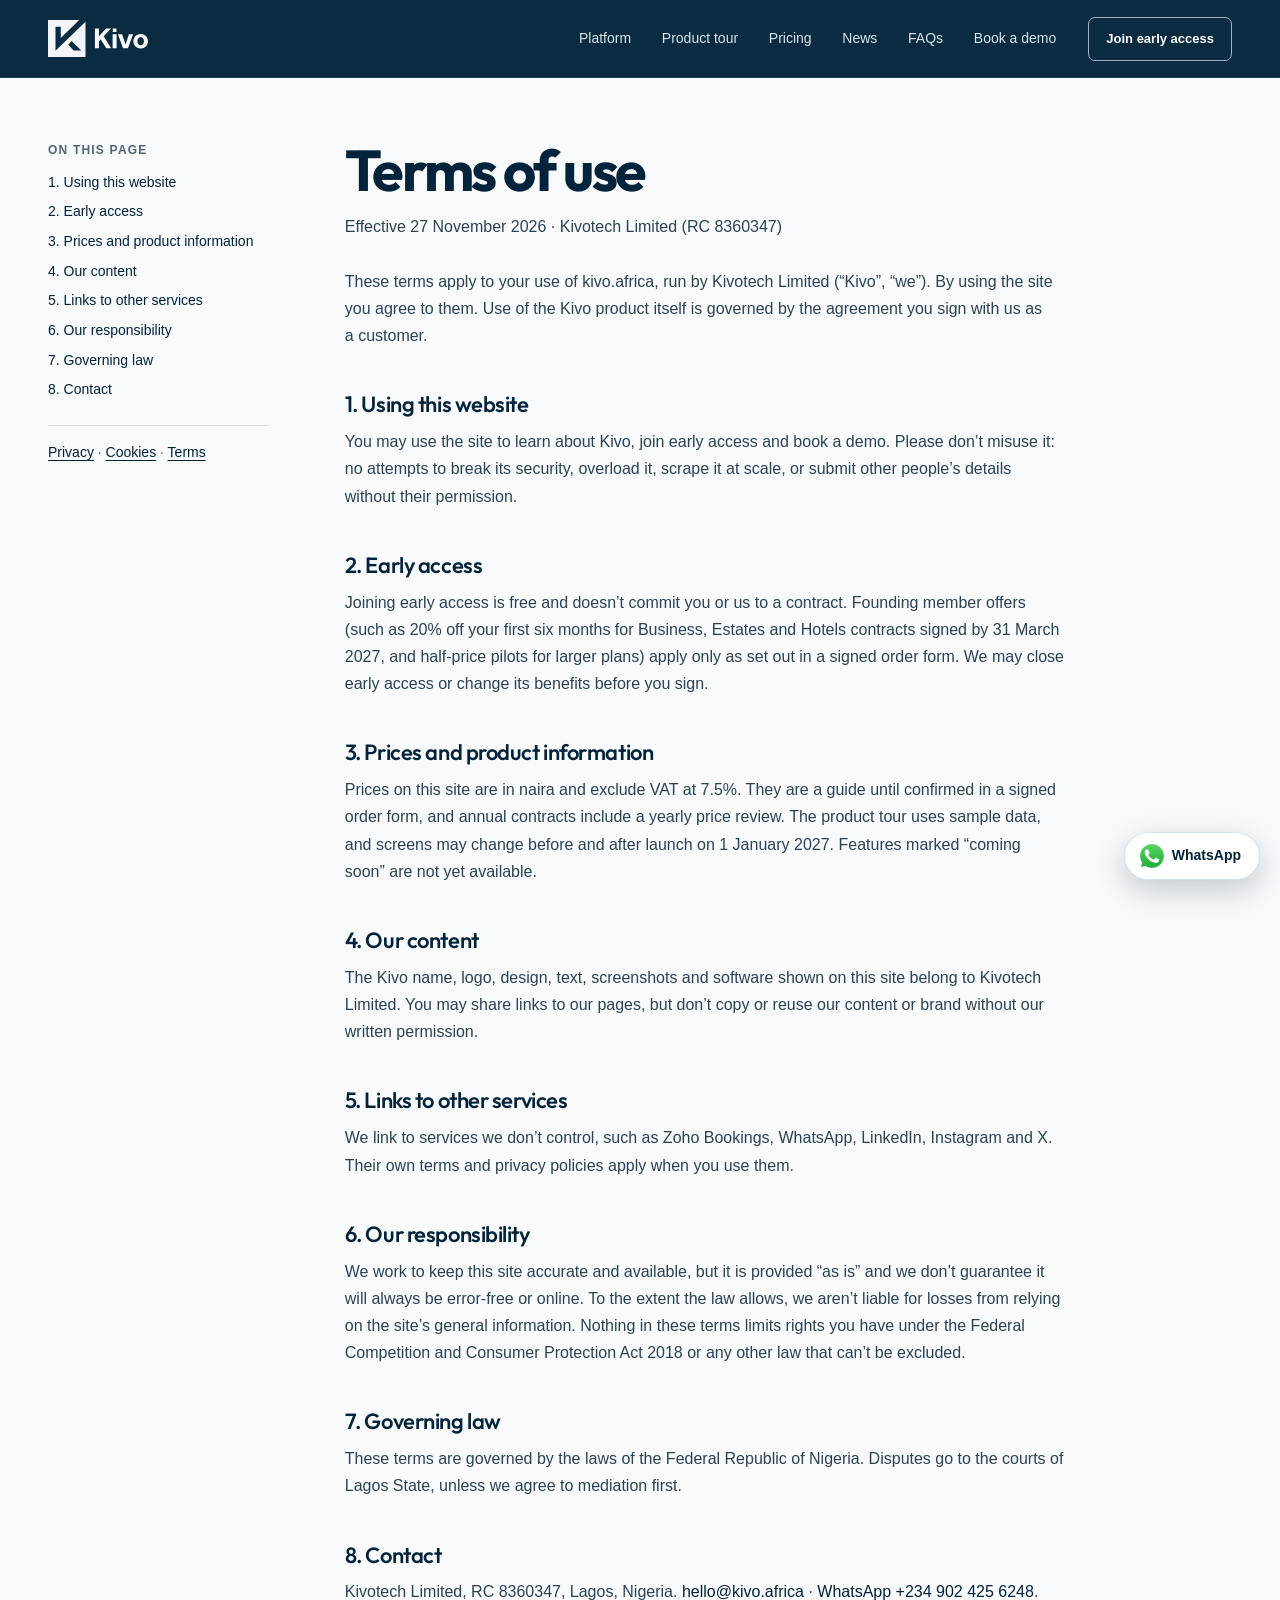
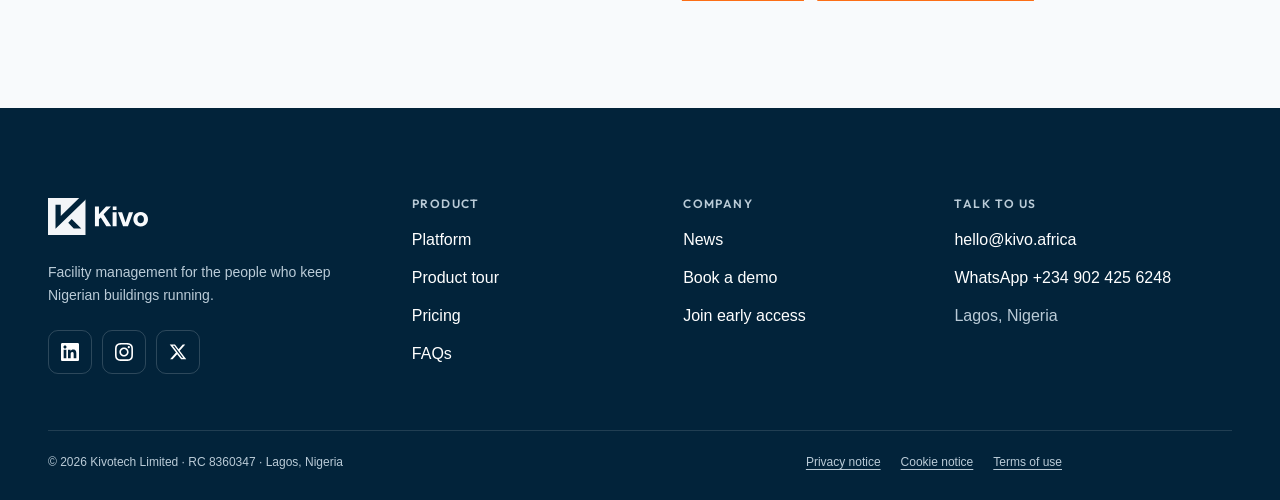
<file: public/terms.html>
<!doctype html>
<html lang="en-NG">
<head>
  <meta charset="utf-8">
  <meta name="viewport" content="width=device-width, initial-scale=1">
  <meta name="color-scheme" content="light">
  <meta name="theme-color" content="#02233A">
  <meta name="robots" content="index,follow">
  <meta http-equiv="Content-Security-Policy" content="default-src 'self'; script-src 'self'; style-src 'self'; img-src 'self' data:; font-src 'self'; connect-src 'self'; object-src 'none'; base-uri 'none'; form-action 'none'">
  <title>Terms of use | Kivo</title>
  <meta name="description" content="The terms for using kivo.africa and joining Kivo early access.">
  <meta property="og:title" content="Kivo | Facility management for Nigerian buildings">
  <meta property="og:description" content="Requests, technicians, contractors, stores, LPOs, waybills and billing on one record. Launching 1 January 2027.">
  <meta property="og:type" content="website">
  <link rel="canonical" href="https://www.kivo.africa/terms.html">
  <meta property="og:url" content="https://www.kivo.africa/terms.html">
  <meta property="og:image" content="https://www.kivo.africa/assets/kivo-share.jpg">
  <meta property="og:image:width" content="1200">
  <meta property="og:image:height" content="630">
  <meta property="og:image:alt" content="Kivo, facility management built in Lagos">
  <meta name="twitter:card" content="summary_large_image">
  <link rel="icon" href="assets/kivo-icon.svg" type="image/svg+xml">
  <link rel="stylesheet" href="home.css?v=20261113-3">
  <link rel="stylesheet" href="recraft.css?v=20261127-9">
  <script src="app.js?v=20261127-8" defer></script>
</head>
<body class="kivo-home editorial-home legal-page">
<a class="skip-link" href="#main">Skip to content</a>
<header class="site-header">
  <nav class="nav wrap" aria-label="Main navigation">
    <a class="brand" href="index.html" aria-label="Kivo home"><img src="assets/kivo-white.svg" alt="" width="104" height="39"></a>
    <div class="nav-links" id="nav-links"><a href="index.html#features">Platform</a><a href="index.html#workspace">Product tour</a><a href="index.html#pricing">Pricing</a><a href="news.html">News</a><a href="index.html#questions">FAQs</a><a class="nav-demo" href="https://zoho183.zohobookings.eu/273883000000035071" target="_blank" rel="noopener noreferrer">Book a demo</a></div>
    <button class="button button-light nav-cta" data-join>Join early access</button>
    <button class="menu-button" aria-label="Open navigation" aria-expanded="false" aria-controls="nav-links"><span></span><span></span></button>
  </nav>
</header>
<main id="main" class="legal">
  <div class="wrap legal-grid">
    <aside class="legal-toc" aria-label="On this page"><p>On this page</p><ol><li><a href="#site">1. Using this website</a></li><li><a href="#early-access">2. Early access</a></li><li><a href="#pricing">3. Prices and product information</a></li><li><a href="#ip">4. Our content</a></li><li><a href="#links">5. Links to other services</a></li><li><a href="#liability">6. Our responsibility</a></li><li><a href="#law">7. Governing law</a></li><li><a href="#contact">8. Contact</a></li></ol><p class="legal-other"><a href="privacy.html">Privacy</a> · <a href="cookies.html">Cookies</a> · <a href="terms.html">Terms</a></p></aside>
    <article class="legal-body"><h1>Terms of use</h1>
<p class="legal-meta">Effective 27 November 2026 · Kivotech Limited (RC 8360347)</p>
<p>These terms apply to your use of kivo.africa, run by Kivotech Limited (“Kivo”, “we”). By using the site you agree to them. Use of the Kivo product itself is governed by the agreement you sign with us as a customer.</p>

<h2 id="site">1. Using this website</h2>
<p>You may use the site to learn about Kivo, join early access and book a demo. Please don’t misuse it: no attempts to break its security, overload it, scrape it at scale, or submit other people’s details without their permission.</p>

<h2 id="early-access">2. Early access</h2>
<p>Joining early access is free and doesn’t commit you or us to a contract. Founding member offers (such as 20% off your first six months for Business, Estates and Hotels contracts signed by 31 March 2027, and half-price pilots for larger plans) apply only as set out in a signed order form. We may close early access or change its benefits before you sign.</p>

<h2 id="pricing">3. Prices and product information</h2>
<p>Prices on this site are in naira and exclude VAT at 7.5%. They are a guide until confirmed in a signed order form, and annual contracts include a yearly price review. The product tour uses sample data, and screens may change before and after launch on 1 January 2027. Features marked “coming soon” are not yet available.</p>

<h2 id="ip">4. Our content</h2>
<p>The Kivo name, logo, design, text, screenshots and software shown on this site belong to Kivotech Limited. You may share links to our pages, but don’t copy or reuse our content or brand without our written permission.</p>

<h2 id="links">5. Links to other services</h2>
<p>We link to services we don’t control, such as Zoho Bookings, WhatsApp, LinkedIn, Instagram and X. Their own terms and privacy policies apply when you use them.</p>

<h2 id="liability">6. Our responsibility</h2>
<p>We work to keep this site accurate and available, but it is provided “as is” and we don’t guarantee it will always be error-free or online. To the extent the law allows, we aren’t liable for losses from relying on the site’s general information. Nothing in these terms limits rights you have under the Federal Competition and Consumer Protection Act 2018 or any other law that can’t be excluded.</p>

<h2 id="law">7. Governing law</h2>
<p>These terms are governed by the laws of the Federal Republic of Nigeria. Disputes go to the courts of Lagos State, unless we agree to mediation first.</p>

<h2 id="contact">8. Contact</h2>
<p>Kivotech Limited, RC 8360347, Lagos, Nigeria. <a href="mailto:hello@kivo.africa">hello@kivo.africa</a> · <a href="https://wa.me/2349024256248" target="_blank" rel="noopener noreferrer">WhatsApp +234 902 425 6248</a>.</p>
</article>
  </div>
</main>
<footer class="site-footer kivo-footer">
  <div class="wrap">
    <div class="footer-grid">
      <div class="footer-brand">
        <a href="index.html" class="brand" aria-label="Kivo home"><img src="assets/kivo-white.svg" alt="" width="104" height="39"></a>
        <p>Facility management for the people who keep Nigerian buildings running.</p>
        <ul class="social-links" aria-label="Kivo on social media">
          <li><a href="https://www.linkedin.com/company/kivoafrica/" target="_blank" rel="noopener noreferrer" aria-label="Kivo on LinkedIn"><svg viewBox="0 0 48 48" aria-hidden="true"><path d="M44.4469 0H3.54375C1.58437 0 0 1.54688 0 3.45938V44.5312C0 46.4437 1.58437 48 3.54375 48H44.4469C46.4062 48 48 46.4438 48 44.5406V3.45938C48 1.54688 46.4062 0 44.4469 0ZM14.2406 40.9031H7.11563V17.9906H14.2406V40.9031ZM10.6781 14.8688C8.39062 14.8688 6.54375 13.0219 6.54375 10.7437C6.54375 8.46562 8.39062 6.61875 10.6781 6.61875C12.9563 6.61875 14.8031 8.46562 14.8031 10.7437C14.8031 13.0125 12.9563 14.8688 10.6781 14.8688ZM40.9031 40.9031H33.7875V29.7656C33.7875 27.1125 33.7406 23.6906 30.0844 23.6906C26.3812 23.6906 25.8187 26.5875 25.8187 29.5781V40.9031H18.7125V17.9906H25.5375V21.1219H25.6312C26.5781 19.3219 28.9031 17.4188 32.3625 17.4188C39.5719 17.4188 40.9031 22.1625 40.9031 28.3313V40.9031Z"/></svg></a></li>
          <li><a href="https://www.instagram.com/kivo.africa" target="_blank" rel="noopener noreferrer" aria-label="Kivo on Instagram"><svg viewBox="0 0 48 48" aria-hidden="true"><path d="M24 4.32187C30.4125 4.32187 31.1719 4.35 33.6938 4.4625C36.0375 4.56562 37.3031 4.95938 38.1469 5.2875C39.2625 5.71875 40.0688 6.24375 40.9031 7.07812C41.7469 7.92188 42.2625 8.71875 42.6938 9.83438C43.0219 10.6781 43.4156 11.9531 43.5188 14.2875C43.6313 16.8187 43.6594 17.5781 43.6594 23.9813C43.6594 30.3938 43.6313 31.1531 43.5188 33.675C43.4156 36.0188 43.0219 37.2844 42.6938 38.1281C42.2625 39.2438 41.7375 40.05 40.9031 40.8844C40.0594 41.7281 39.2625 42.2438 38.1469 42.675C37.3031 43.0031 36.0281 43.3969 33.6938 43.5C31.1625 43.6125 30.4031 43.6406 24 43.6406C17.5875 43.6406 16.8281 43.6125 14.3063 43.5C11.9625 43.3969 10.6969 43.0031 9.85313 42.675C8.7375 42.2438 7.93125 41.7188 7.09688 40.8844C6.25313 40.0406 5.7375 39.2438 5.30625 38.1281C4.97813 37.2844 4.58438 36.0094 4.48125 33.675C4.36875 31.1438 4.34063 30.3844 4.34063 23.9813C4.34063 17.5688 4.36875 16.8094 4.48125 14.2875C4.58438 11.9437 4.97813 10.6781 5.30625 9.83438C5.7375 8.71875 6.2625 7.9125 7.09688 7.07812C7.94063 6.23438 8.7375 5.71875 9.85313 5.2875C10.6969 4.95938 11.9719 4.56562 14.3063 4.4625C16.8281 4.35 17.5875 4.32187 24 4.32187ZM24 0C17.4844 0 16.6688 0.028125 14.1094 0.140625C11.5594 0.253125 9.80625 0.665625 8.2875 1.25625C6.70312 1.875 5.3625 2.69062 4.03125 4.03125C2.69063 5.3625 1.875 6.70313 1.25625 8.27813C0.665625 9.80625 0.253125 11.55 0.140625 14.1C0.028125 16.6687 0 17.4844 0 24C0 30.5156 0.028125 31.3312 0.140625 33.8906C0.253125 36.4406 0.665625 38.1938 1.25625 39.7125C1.875 41.2969 2.69063 42.6375 4.03125 43.9688C5.3625 45.3 6.70313 46.125 8.27813 46.7344C9.80625 47.325 11.55 47.7375 14.1 47.85C16.6594 47.9625 17.475 47.9906 23.9906 47.9906C30.5063 47.9906 31.3219 47.9625 33.8813 47.85C36.4313 47.7375 38.1844 47.325 39.7031 46.7344C41.2781 46.125 42.6188 45.3 43.95 43.9688C45.2812 42.6375 46.1063 41.2969 46.7156 39.7219C47.3063 38.1938 47.7188 36.45 47.8313 33.9C47.9438 31.3406 47.9719 30.525 47.9719 24.0094C47.9719 17.4938 47.9438 16.6781 47.8313 14.1188C47.7188 11.5688 47.3063 9.81563 46.7156 8.29688C46.125 6.70312 45.3094 5.3625 43.9688 4.03125C42.6375 2.7 41.2969 1.875 39.7219 1.26562C38.1938 0.675 36.45 0.2625 33.9 0.15C31.3313 0.028125 30.5156 0 24 0Z"/><path d="M24 11.6719C17.1938 11.6719 11.6719 17.1938 11.6719 24C11.6719 30.8062 17.1938 36.3281 24 36.3281C30.8062 36.3281 36.3281 30.8062 36.3281 24C36.3281 17.1938 30.8062 11.6719 24 11.6719ZM24 31.9969C19.5844 31.9969 16.0031 28.4156 16.0031 24C16.0031 19.5844 19.5844 16.0031 24 16.0031C28.4156 16.0031 31.9969 19.5844 31.9969 24C31.9969 28.4156 28.4156 31.9969 24 31.9969Z"/><path d="M39.6937 11.1843C39.6937 12.778 38.4 14.0624 36.8156 14.0624C35.2219 14.0624 33.9375 12.7687 33.9375 11.1843C33.9375 9.59053 35.2313 8.30615 36.8156 8.30615C38.4 8.30615 39.6937 9.5999 39.6937 11.1843Z"/></svg></a></li>
          <li><a href="https://x.com/get_kivo" target="_blank" rel="noopener noreferrer" aria-label="Kivo on X"><svg viewBox="0 0 48 48" aria-hidden="true"><path d="M36.6526 3.8078H43.3995L28.6594 20.6548L46 43.5797H32.4225L21.7881 29.6759L9.61989 43.5797H2.86886L18.6349 25.56L2 3.8078H15.9222L25.5348 16.5165L36.6526 3.8078ZM34.2846 39.5414H38.0232L13.8908 7.63406H9.87892L34.2846 39.5414Z"/></svg></a></li>
        </ul>
      </div>
      <nav class="footer-col" aria-label="Product"><h2>Product</h2><a href="index.html#features">Platform</a><a href="index.html#workspace">Product tour</a><a href="index.html#pricing">Pricing</a><a href="index.html#questions">FAQs</a></nav>
      <nav class="footer-col" aria-label="Company"><h2>Company</h2><a href="news.html">News</a><a href="https://zoho183.zohobookings.eu/273883000000035071" target="_blank" rel="noopener noreferrer">Book a demo</a><button type="button" data-join>Join early access</button></nav>
      <div class="footer-col"><h2>Talk to us</h2><a href="mailto:hello@kivo.africa">hello@kivo.africa</a><a href="https://wa.me/2349024256248" target="_blank" rel="noopener noreferrer">WhatsApp +234 902 425 6248</a><span>Lagos, Nigeria</span></div>
    </div>
    <div class="footer-legal"><span>© 2026 Kivotech Limited · RC 8360347 · Lagos, Nigeria</span><nav aria-label="Legal"><a href="privacy.html">Privacy notice</a><a href="cookies.html">Cookie notice</a><a href="terms.html">Terms of use</a></nav></div>
  </div>
</footer>
<a class="wa-float" href="https://wa.me/2349024256248?text=Hi%20Kivo%2C%20I%27d%20like%20to%20know%20more." target="_blank" rel="noopener noreferrer" aria-label="Chat with Kivo on WhatsApp"><img class="wa-icon" src="assets/whatsapp.png" alt="" width="20" height="20"><span>WhatsApp</span></a>
<dialog id="join-dialog" class="dialog join-dialog" aria-labelledby="join-title">
  <div class="join-shell">
    <aside class="join-aside">
      <p class="join-kicker">Founding members</p>
      <p class="join-aside-title">Launching 1 January 2027</p>
      <ul class="join-benefits">
        <li><strong>20% off</strong> your first six months</li>
        <li><strong>Free setup</strong> from your Excel sheets</li>
        <li><strong>A direct line</strong> to the founders on WhatsApp</li>
        <li><strong>A say</strong> in what we build next</li>
      </ul>
      <img class="join-aside-shot" src="assets/product/phone-request.webp" alt="" width="585" height="1266" loading="lazy" decoding="async">
    </aside>
    <div class="join-main">
      <button class="dialog-close" type="button" aria-label="Close" data-close>×</button>
      <div id="join-form-view">
        <p class="join-progress" id="join-progress">Step 1 of 2 · About you</p>
        <div class="join-progress-bar" aria-hidden="true"><span id="join-progress-fill"></span></div>
        <h2 id="join-title">Join early access</h2>
        <form id="join-form" class="join-form" novalidate>
          <fieldset class="join-step" data-step="1">
            <legend class="visually-hidden">About you</legend>
            <div class="join-field"><label for="lead-email">Work email</label><input id="lead-email" name="email" type="email" autocomplete="email" inputmode="email" required></div>
            <div class="join-row">
              <div class="join-field"><label for="lead-name">Full name</label><input id="lead-name" name="fullName" type="text" autocomplete="name" required></div>
              <div class="join-field"><label for="lead-company">Company or estate</label><input id="lead-company" name="companyName" type="text" autocomplete="organization" required></div>
            </div>
            <fieldset class="join-chips"><legend>Your role</legend><div class="chip-group"><label class="chip"><input type="radio" name="role" value="Facility manager"><span>Facility manager</span></label><label class="chip"><input type="radio" name="role" value="FM company"><span>I run an FM company</span></label><label class="chip"><input type="radio" name="role" value="Estate or property manager"><span>Estate or property manager</span></label><label class="chip"><input type="radio" name="role" value="Procurement or finance"><span>Procurement or finance</span></label><label class="chip"><input type="radio" name="role" value="Other"><span>Something else</span></label></div></fieldset>
          </fieldset>
          <fieldset class="join-step" data-step="2" hidden>
            <legend class="visually-hidden">Your buildings</legend>
            <fieldset class="join-chips"><legend>What do you look after?</legend><div class="chip-group"><label class="chip"><input type="radio" name="buildingType" value="Offices or bank branches"><span>Offices or branches</span></label><label class="chip"><input type="radio" name="buildingType" value="Estate or residential"><span>Estates or residential</span></label><label class="chip"><input type="radio" name="buildingType" value="Hotel"><span>Hotels</span></label><label class="chip"><input type="radio" name="buildingType" value="Hospital or school"><span>Hospitals or schools</span></label><label class="chip"><input type="radio" name="buildingType" value="FM company clients"><span>Client sites we manage</span></label></div></fieldset>
            <fieldset class="join-chips"><legend>How many sites?</legend><div class="chip-group"><label class="chip"><input type="radio" name="sitesCount" value="1-3"><span>1 to 3</span></label><label class="chip"><input type="radio" name="sitesCount" value="4-10"><span>4 to 10</span></label><label class="chip"><input type="radio" name="sitesCount" value="11-25"><span>11 to 25</span></label><label class="chip"><input type="radio" name="sitesCount" value="25+"><span>More than 25</span></label></div></fieldset>
            <fieldset class="join-chips"><legend>Most interested in <span>pick any</span></legend><div class="chip-group"><label class="chip"><input type="checkbox" name="interests" value="Requests and tickets"><span>Requests and tickets</span></label><label class="chip"><input type="checkbox" name="interests" value="Technicians on mobile"><span>Technicians on mobile</span></label><label class="chip"><input type="checkbox" name="interests" value="Contractors and vendors"><span>Contractors</span></label><label class="chip"><input type="checkbox" name="interests" value="Stores and diesel"><span>Stores and diesel</span></label><label class="chip"><input type="checkbox" name="interests" value="LPOs and waybills"><span>LPOs and waybills</span></label><label class="chip"><input type="checkbox" name="interests" value="Billing and invoices"><span>Billing</span></label></div></fieldset>
            <div class="join-field"><label for="lead-whatsapp">WhatsApp number <span>optional</span></label><input id="lead-whatsapp" name="whatsapp" type="tel" autocomplete="tel" inputmode="tel" placeholder="0803 000 0000"></div>
          </fieldset>
          <div class="join-trap" aria-hidden="true"><label for="lead-website">Leave this empty</label><input id="lead-website" name="website" type="text" tabindex="-1" autocomplete="off"></div>
          <p class="join-error" id="join-error" role="alert" hidden></p>
          <div class="join-actions">
            <button class="join-back" type="button" id="join-back" hidden>Back</button>
            <button class="button button-light join-submit" type="submit" id="join-submit">Continue</button>
          </div>
          <label class="join-consent"><input type="checkbox" name="marketing" value="yes"><span>Send me product updates and launch news. Optional, and you can unsubscribe at any time.</span></label>
          <p class="join-fine">Free to join. We use your details to set up early access, as explained in our <a href="privacy.html" target="_blank">privacy notice</a>.</p>
        </form>
      </div>
      <div id="join-done" class="join-done" hidden tabindex="-1">
        <p class="join-progress">You’re on the list</p>
        <h2>Thank you, <span id="join-done-name">there</span>.</h2>
        <p class="join-done-copy">We’ll be in touch before launch to set up your first site. Your founding member price is held for you.</p>
        <a class="button button-dark" href="https://zoho183.zohobookings.eu/273883000000035071" target="_blank" rel="noopener noreferrer">Book a demo now</a>
        <p class="official-join"><a class="wa-link" href="https://wa.me/2349024256248" target="_blank" rel="noopener noreferrer"><img class="wa-icon" src="assets/whatsapp.png" alt="" width="20" height="20">Chat with the founders on WhatsApp</a></p>
      </div>
    </div>
  </div>
</dialog>
</body>
</html>
</file>
<file: public/home.css>
/* Kivo's fixed marketing palette: intentional in either OS colour scheme.
   Direction and source roles: ../REVAMP-2026-11-13.md. */
:root{--navy:#02233a;--orange:#fc6e16;--paper:#f8fafc;--ice:#f1f5f9;--white:#fff;--ink:#02233a;--muted:#526573;--line:#d8e2e8;--on-dark:#bacbd7;--orange-ink:#a33c00;--ease:cubic-bezier(.16,1,.3,1);font-family:"Helvetica Neue",Helvetica,Arial,sans-serif;color-scheme:light}
*{box-sizing:border-box}html{scroll-behavior:smooth}body{margin:0;background:var(--paper);color:var(--ink);font-size:16px;line-height:1.55;-webkit-font-smoothing:antialiased}body:has(dialog[open]){overflow:hidden}button,input{font:inherit}button,a,summary{-webkit-tap-highlight-color:transparent;touch-action:manipulation}button{cursor:pointer;color:inherit;border:0}button:disabled{cursor:not-allowed;opacity:.4}a{color:inherit;text-decoration:none}p,h1,h2,h3,figure{margin:0}h1,h2,h3{text-wrap:balance}p{text-wrap:pretty}img{display:block;max-width:100%}a,button,summary{transition:background .18s,color .18s,border-color .18s,transform .18s}button:focus-visible,a:focus-visible,summary:focus-visible,input:focus-visible,[tabindex]:focus-visible{outline:3px solid var(--orange-ink);outline-offset:5px}.hero :focus-visible,.site-header :focus-visible,.closing-section :focus-visible,.site-footer :focus-visible{outline-color:var(--orange)}::selection{background:var(--orange);color:var(--navy)}[hidden]{display:none!important}.wrap{width:min(1280px,calc(100% - 96px));margin-inline:auto}.section-pad{padding-block:112px}main[id],section[id],div[id="how-it-works"]{scroll-margin-top:100px}.eyebrow{font-size:12px;letter-spacing:.08em;font-weight:600;line-height:1.5}.section-index{color:var(--orange-ink);margin-right:12px}h2{font-size:clamp(36px,4vw,58px);font-weight:500;line-height:1.05;letter-spacing:-.045em}.skip-link{position:fixed;top:-100px;left:20px;z-index:100;background:var(--orange);padding:12px 20px}.skip-link:focus{top:10px}.button{display:inline-flex;align-items:center;justify-content:center;gap:30px;min-height:50px;padding:14px 22px;border-radius:7px;font-size:14px;font-weight:600;line-height:1.2;white-space:nowrap}.button>span{font-size:21px;font-weight:400;line-height:1}.button-light{color:var(--navy);background:var(--orange)}.button-light:hover{background:#ff8740;transform:translateY(-2px)}.button-dark{color:var(--white);background:var(--navy)}.button-dark:hover{background:#064567;transform:translateY(-2px)}.text-link{display:inline-flex;align-items:center;justify-content:center;gap:12px;min-height:48px;font-size:14px}.text-link:hover,.underlined-link:hover{text-decoration:underline;text-underline-offset:5px}.underlined-link{display:inline-flex;align-items:center;gap:20px;min-height:48px;font-size:14px;font-weight:500;text-decoration:underline;text-underline-offset:5px}.signal{width:6px;height:6px;display:inline-block;flex-shrink:0;border-radius:50%;background:var(--orange)}
/* A full-width, quiet header gives the architecture room. */
.site-header{position:fixed;top:0;left:0;right:0;z-index:20;background:rgb(2 35 58 / .96);border-bottom:1px solid #ffffff1c;backdrop-filter:blur(16px)}.nav{min-height:84px;display:flex;align-items:center;gap:30px;color:var(--white)}.brand{display:inline-flex;flex-shrink:0}.brand img{width:100px;height:auto}.nav-links{margin-left:auto;display:flex;align-items:center;gap:28px;font-size:13px}.nav-links a{padding-block:14px;color:#d9e4ec}.nav-links a:hover{color:var(--white);text-decoration:underline;text-underline-offset:7px}.nav-cta{min-height:44px;font-size:13px;padding:12px 17px;gap:24px;margin-left:18px}.menu-button{display:none;background:none;width:44px;height:44px;padding:10px;color:var(--white)}.menu-button span{display:block;height:1.5px;background:currentColor;margin:7px 0;transition:transform .2s}.menu-button[aria-expanded=true] span:first-child{transform:translateY(4.25px) rotate(45deg)}.menu-button[aria-expanded=true] span:last-child{transform:translateY(-4.25px) rotate(-45deg)}
/* One coherent physical-to-digital scene, with a separate readable record. */
.hero{background:var(--navy);color:var(--white);padding-top:84px;overflow:clip}.hero-layout{display:grid;grid-template-columns:1fr 1.18fr;gap:0;align-items:center;min-height:690px;padding-block:74px 62px}.hero-copy{position:relative;z-index:1}.launch-note{display:inline-flex;gap:10px;align-items:center;font-size:13px;color:var(--on-dark);min-height:30px}.launch-note>span:last-child{margin-left:12px;color:var(--orange)}.hero h1{font-size:clamp(58px,6.1vw,88px);font-weight:500;line-height:1.01;letter-spacing:-.056em;margin:26px 0}.hero-description{font-size:17px;line-height:1.65;color:var(--on-dark);max-width:390px}.hero-actions{display:flex;align-items:center;gap:26px;margin-top:30px}.play-icon{width:23px;height:23px;border:1px solid #b7ccda77;border-radius:50%;display:grid;place-items:center;font-size:9px;padding-left:1px}.hero-fine{font-size:12px;color:var(--on-dark);margin-top:23px}.hero-world{min-width:0;position:relative;padding-top:25px}.building-figure{position:relative;margin-inline:-52px -48px}.building-figure img{width:100%;height:auto;aspect-ratio:3/2;object-fit:cover;mask-image:linear-gradient(90deg,transparent 0%,#000 9%,#000 94%,transparent 100%)}.building-figure figcaption{display:flex;justify-content:space-between;gap:20px;padding:0 48px 16px 52px;font-size:10px;letter-spacing:.06em;color:var(--on-dark)}.building-figure figcaption span{letter-spacing:0}.scene-record{display:flex;align-items:center;gap:15px;position:relative;margin:0 0 22px 18px;padding:17px 20px;border:1px solid #ffffff30;border-radius:8px;background:#0a2d43;box-shadow:0 10px 24px #00132022}.scene-record>div{display:grid;gap:2px;min-width:0}.record-icon{display:grid;place-items:center;width:36px;height:39px;background:#ffffff0a;border:1px solid #ffffff27;border-radius:6px;color:var(--orange);font-size:23px;flex-shrink:0}.record-label{font-size:10px;letter-spacing:.055em;color:var(--on-dark)}.scene-record strong{font-size:15px;font-weight:500}.scene-record #scene-detail{font-size:12px;color:var(--on-dark)}.record-state{margin-left:auto;align-self:flex-start;color:var(--orange);font-size:11px;white-space:nowrap}.scene-tabs{display:grid;grid-template-columns:repeat(3,1fr);margin-left:18px}.scene-tabs button{display:flex;align-items:center;gap:10px;background:none;color:var(--on-dark);min-height:48px;border-top:1px solid #ffffff28;font-size:14px;padding:12px 10px 12px 0;text-align:left;position:relative}.scene-tabs button>span:first-child{font-size:11px;opacity:.7}.scene-tabs button>span:last-child{margin-left:auto;opacity:0;transform:translate(-3px,3px)}.scene-tabs button[aria-selected=true]{color:var(--white);border-top-color:var(--orange)}.scene-tabs button[aria-selected=true]>span:last-child{opacity:1;transform:none;color:var(--orange)}.scene-tabs button:hover{color:var(--white)}.scene-summary{color:var(--on-dark);font-size:12px;margin:4px 0 0 18px;min-height:38px}.hero-bottom{border-top:1px solid #ffffff26;padding-block:22px;display:flex;align-items:center;justify-content:space-between;gap:20px;color:var(--on-dark);font-size:12px}.hero-bottom a{display:flex;gap:32px;align-items:center;min-height:30px;color:var(--white)}.hero-bottom a span{color:var(--orange);font-size:20px}.press-strip{border-bottom:1px solid var(--line);background:var(--white)}.press-inner{display:flex;align-items:center;justify-content:space-between;gap:30px;padding-block:30px}.press-inner>p{font-size:10px;letter-spacing:.1em;color:var(--muted)}.press-inner>a:not(.press-more){font-size:25px;font-weight:700;letter-spacing:-1px}.press-inner>a:nth-of-type(2){font-family:Georgia,serif;font-weight:700;letter-spacing:-.9px}.press-inner>a:nth-of-type(3){font-size:22px;line-height:1}.press-inner>a:nth-of-type(3) span{display:block;font-size:10px;text-align:right;letter-spacing:2px;margin-top:3px}.press-more{font-size:12px;display:flex;gap:20px;align-items:center}.press-inner a:hover{opacity:.65}
/* Narrative and a connected sequence instead of a stack of feature cards. */
.section-lead{display:grid;grid-template-columns:.6fr 1.4fr;gap:36px}.section-lead>.eyebrow{padding-top:8px}.section-lead>div>p{max-width:650px;font-size:18px;color:var(--muted);margin-top:24px}.lifecycle-rail{display:grid;grid-template-columns:repeat(3,1fr);margin-top:64px}.lifecycle-rail>a{padding:22px 30px 0 0;border-top:1px solid var(--line);display:flex;flex-direction:column}.lifecycle-rail>a+a{padding-left:30px;border-left:1px solid var(--line)}.rail-top{display:flex;justify-content:space-between;color:var(--orange-ink);font-size:12px}.rail-top>span{font-size:24px;line-height:1;color:var(--muted)}.lifecycle-rail h3{font-size:25px;font-weight:500;letter-spacing:-.035em;margin-top:30px}.lifecycle-rail p{font-size:15px;color:var(--muted);margin-top:12px;max-width:320px}.rail-bottom{display:block;font-size:10px;letter-spacing:.04em;color:var(--muted);margin-top:auto;padding-top:30px}.lifecycle-rail>a:hover{border-top-color:var(--orange)}.lifecycle-rail>a:hover .rail-top>span{color:var(--orange-ink);transform:translate(2px,-2px)}
/* The walkthrough is a focal workspace, never a miniaturised desktop. */
.product-section{background:var(--ice);padding:80px 0 88px;border-block:1px solid var(--line)}.product-intro{display:grid;grid-template-columns:1.2fr 1fr;gap:60px;align-items:end;margin-bottom:40px}.product-intro h2{margin-top:18px}.product-intro>p{font-size:16px;color:var(--muted);max-width:420px;justify-self:end}.demo-context{display:flex;align-items:center;gap:12px;padding:18px 0}.site-monogram{width:38px;height:38px;display:grid;place-items:center;background:var(--navy);color:var(--white);border-radius:6px;font-size:18px}.demo-context>div{display:grid}.demo-context strong{font-size:14px;font-weight:600}.demo-context>div>span{font-size:12px;color:var(--muted)}.sample-badge{font-size:10px;letter-spacing:.06em;margin-left:auto;color:var(--muted)}.workspace-window{border:1px solid #c9d6df;border-radius:12px;overflow:hidden;background:var(--white);box-shadow:0 20px 50px -28px #02233a55}.window-chrome{display:flex;justify-content:space-between;align-items:center;padding:0 22px;height:40px;border-bottom:1px solid var(--line);font-size:11px;color:var(--muted);background:#e8eef3}.window-dots{display:flex;gap:5px;width:65px}.window-dots i{width:6px;height:6px;border-radius:50%;background:#9aafbe}.chrome-sample{font-size:10px;letter-spacing:.1em}.workspace-body{display:grid;grid-template-columns:225px minmax(0,1fr)}.workspace-sidebar{background:var(--navy);padding:28px 16px;color:var(--white)}.workspace-identity{display:flex;align-items:center;gap:10px;margin:0 6px 28px}.workspace-identity img{width:30px;height:30px;border-radius:4px}.workspace-identity strong,.workspace-identity small{display:block;font-size:12px}.workspace-identity small{font-size:11px;color:var(--on-dark);margin-top:2px}.journey-tabs{display:grid;gap:5px}.journey-tabs button{background:none;border-radius:5px;color:var(--on-dark);display:flex;gap:13px;text-align:left;align-items:center;min-height:46px;padding:10px 11px;font-size:12px}.journey-tabs button>span:first-child{font-size:10px;color:var(--on-dark)}.journey-tabs button[aria-selected=true]{background:#ffffff14;color:var(--white);box-shadow:inset 2px 0 var(--orange)}.journey-tabs button[aria-selected=true]>span:first-child{color:var(--orange)}.journey-tabs button:hover{background:#ffffff14}.workspace-main{min-width:0;display:flex;flex-direction:column}#product-panel{padding:32px 38px 22px;min-height:410px;touch-action:pan-y}#product-panel{scroll-margin-top:88px}#product-panel:focus-visible{outline-offset:-5px}#product-panel>.eyebrow{font-size:10px;color:var(--muted);text-transform:uppercase;letter-spacing:.1em}#product-panel h3{font-size:28px;line-height:1.15;font-weight:500;letter-spacing:-.035em;margin-top:10px}.journey-caption{font-size:14px;color:var(--muted);margin-top:8px;max-width:620px}.journey-records{margin:22px 0 10px}.journey-records>div{display:grid;grid-template-columns:1fr 1.3fr;gap:15px;padding:11px 0;border-bottom:1px solid var(--line);font-size:13px}.journey-records dt{color:var(--muted)}.journey-records dd{margin:0;font-weight:500}.budget-stats{display:grid;grid-template-columns:repeat(3,1fr);gap:0;margin:28px 0 26px}.budget-stats>div{display:flex;flex-direction:column;padding:0 18px;border-left:1px solid var(--line);border-bottom:0;gap:9px}.budget-stats>div:first-child{border-left:0;padding-left:0}.budget-stats dt{font-size:12px}.budget-stats dd{font-size:clamp(19px,2.1vw,28px);letter-spacing:-.04em;font-variant-numeric:tabular-nums}.budget-visual{margin:22px 0;padding:20px;background:var(--paper);border:1px solid var(--line);border-radius:6px}.budget-visual>div{display:flex;justify-content:space-between;font-size:12px;color:var(--muted)}.budget-track{height:25px;display:flex;margin:15px 0 12px;border-radius:3px;overflow:hidden;gap:3px}.budget-track span:first-child{width:38.83%;background:var(--navy)}.budget-track span:last-child{flex:1;background:#dce6ed}.budget-visual p{font-size:12px;color:var(--muted)}.budget-visual p strong{font-weight:600;color:var(--ink)}.budget-meter{display:flex;align-items:center;gap:15px;font-size:12px;color:var(--muted)}.budget-meter progress{accent-color:var(--navy);height:10px;width:55%}.journey-note{font-size:12px;color:var(--muted);margin-top:14px}.journey-warning{padding:12px 14px;border-left:3px solid var(--orange);background:#fff1e7;color:#873400}.delivery-visual{display:flex;gap:26px;align-items:center;margin:22px 0 6px;padding:22px 24px;background:var(--ice);border-radius:6px}.delivery-visual>div{display:grid;font-size:12px;color:var(--muted)}.delivery-visual strong{font-size:44px;line-height:1.1;letter-spacing:-.05em;color:var(--ink);font-weight:500}.delivery-visual>span{font-size:25px;color:#7b8f9e}.delivery-visual>div:last-child{margin-left:auto}.delivery-visual>div:last-child strong{color:var(--orange-ink)}.journey-controls{margin-top:auto;display:flex;align-items:center;justify-content:space-between;padding:15px 38px 22px;gap:14px}.journey-controls p{font-size:12px;color:var(--muted)}.journey-button{min-height:44px;border-radius:5px;background:var(--ice);font-size:13px;padding:10px 18px;font-weight:500}.journey-button:not(:disabled):hover{background:#dce7ef}.journey-next{color:var(--white);background:var(--navy)}.journey-next:not(:disabled):hover{background:#064567}.workspace-foot{display:flex;justify-content:space-between;align-items:center;padding:10px 22px;border-top:1px solid var(--line);font-size:11px;color:var(--muted);background:var(--paper)}.reset-button{font-size:12px;min-height:32px;background:none;display:flex;gap:14px;align-items:center}.reset-button:hover{text-decoration:underline}.journey-end{border-top:1px solid var(--line);margin-top:20px;padding-top:16px;display:flex;justify-content:space-between;align-items:center;gap:16px}.journey-end>strong{font-size:14px}.journey-end .button{font-size:12px;min-height:44px;padding:12px 16px;gap:15px}#product-panel>[data-tour-action]{margin-top:18px}
/* A documentary pause. This image is context, not a claimed customer. */
.field-section{display:grid;grid-template-columns:1.1fr 1fr;gap:80px;align-items:center}.field-photo{position:relative}.field-photo>img{width:100%;aspect-ratio:4/4.2;object-fit:cover;border-radius:3px;filter:saturate(.8)}.photo-location{position:absolute;top:20px;left:20px;right:20px;background:var(--navy);color:var(--white);padding:12px 14px;font-size:10px;letter-spacing:.05em;display:flex;align-items:center;gap:9px}.photo-location>span:last-child{margin-left:auto;color:var(--on-dark)}.field-photo figcaption{font-size:11px;color:var(--muted);margin-top:12px;line-height:1.5}.field-photo figcaption a{text-decoration:underline}.field-copy h2{font-size:clamp(42px,4.7vw,68px);margin:22px 0}.field-copy>p:not(.eyebrow){color:var(--muted);font-size:15px;max-width:410px}.field-copy blockquote{margin:30px 0 12px;padding-top:26px;border-top:1px solid var(--line)}.field-copy blockquote p{font-size:20px;line-height:1.45;letter-spacing:-.02em}.field-copy blockquote footer{display:flex;gap:12px;align-items:center;font-size:12px;color:var(--muted);margin-top:24px}.field-copy blockquote footer strong{font-weight:600;color:var(--ink)}.founder-monogram{width:38px;height:38px;background:#e4edf3;display:grid;place-items:center;border-radius:50%;color:var(--navy);font-size:11px}
/* The founding offer earns the single large orange chapter. */
.founding-section{background:var(--orange);padding-block:84px}.founding-layout{display:grid;grid-template-columns:1.1fr 1fr;gap:90px;align-items:center}.founding-copy h2{font-size:clamp(42px,4.6vw,66px);margin:23px 0}.founding-copy>p:not(.eyebrow):not(.founding-fine){max-width:400px;font-size:16px}.founding-copy .button{margin-top:30px}.founding-fine{font-size:12px;margin-top:14px}.founding-benefits article{display:flex;align-items:center;gap:25px;border-bottom:1px solid #02233a45;padding:24px 0}.founding-benefits article:first-child{padding-top:0;align-items:flex-end}.founding-benefits article:last-child{border:0;padding-bottom:0}.founding-number{font-size:94px;line-height:1;font-weight:500;letter-spacing:-.07em;flex-shrink:0}.founding-number>span{font-size:48px;letter-spacing:-.04em}.founding-benefits h3{font-size:18px;font-weight:500;letter-spacing:-.025em;line-height:1.25}.founding-benefits p{font-size:13px;margin-top:7px}.benefit-symbol{font-size:34px;width:42px;flex-shrink:0}
/* Prices retain the original launch data and functioning estimate. */
.pricing-intro{display:grid;grid-template-columns:1.1fr 1fr;gap:90px;align-items:end;margin-bottom:40px}.pricing-intro h2{margin-top:18px;max-width:550px}.pricing-intro>p{max-width:390px;color:var(--muted);font-size:16px}.billing-controls{display:flex;gap:4px;background:#e8eef3;width:max-content;padding:4px;border-radius:7px;margin-bottom:28px}.billing-controls button{min-height:44px;padding:8px 22px;background:none;font-size:13px;border-radius:5px}.billing-controls button[aria-pressed=true]{background:var(--navy);color:var(--white)}.pricing-layout{display:grid;grid-template-columns:1fr 1fr;gap:90px;border-top:1px solid var(--line);padding-top:32px}.pricing-tabs{display:flex;border-bottom:1px solid var(--line);gap:24px}.pricing-tabs button{background:none;color:var(--muted);font-size:14px;min-height:48px;padding:8px 0;border-bottom:2px solid transparent}.pricing-tabs button[aria-selected=true]{color:var(--ink);border-bottom-color:var(--navy);font-weight:600}.price-context{font-size:14px;color:var(--muted);margin:24px 0 28px;min-height:44px}.price-from{font-size:11px;letter-spacing:.05em;color:var(--muted)}.price-amount{display:flex;align-items:baseline;flex-wrap:wrap;gap:8px;margin:12px 0}.price-amount>span:first-child{font-size:64px;font-weight:500;line-height:1;letter-spacing:-.06em}.price-amount>span:last-child{font-size:15px;color:var(--muted)}.monthly-equivalent{font-size:12px;color:var(--muted);margin-top:15px}.price-features{list-style:none;margin:24px 0 30px;padding:0;color:var(--muted);font-size:14px}.price-features li{margin:13px 0;padding-left:24px;position:relative}.price-features li:before{content:'✓';position:absolute;left:0;color:var(--ink)}.estimate{background:var(--ice);border:1px solid var(--line);border-radius:9px;padding:32px}.estimate>.eyebrow{color:var(--muted);font-size:11px}.estimate h3{font-size:28px;font-weight:500;letter-spacing:-.035em;margin-top:10px}.quantity-label{display:block;font-size:14px;margin:25px 0 10px}.quantity-control{display:flex;align-items:center;border:1px solid #a9bdca;border-radius:6px;background:var(--white);overflow:hidden;width:max-content;max-width:100%}.quantity-control button{background:none;font-size:23px;width:45px;height:48px;flex-shrink:0}.quantity-control button:hover{background:var(--ice)}.quantity-control input{border:0;border-inline:1px solid var(--line);background:var(--white);color:var(--ink);text-align:center;width:95px;min-height:48px;font-size:20px;border-radius:0;-moz-appearance:textfield}.quantity-control input::-webkit-inner-spin-button{-webkit-appearance:none}.quantity-control>span{font-size:14px;padding:0 20px;color:var(--muted)}.quantity-control input[aria-invalid=true]{outline:2px solid #ad3400;outline-offset:-2px}.quantity-help{font-size:12px;color:var(--muted);margin-top:9px}.estimate-lines{margin-top:28px}.estimate-lines>div{display:flex;justify-content:space-between;align-items:center;gap:18px;font-size:13px;color:var(--muted);padding-block:16px}.estimate-lines>div>strong{color:var(--ink);font-size:20px;white-space:nowrap;letter-spacing:-.035em}.estimate-lines .founder-total{border-top:1px solid var(--line);color:var(--ink)}.founder-total small{display:block;color:var(--muted);font-size:12px;margin-top:4px}.estimate-lines .founder-total strong{font-size:30px}.founder-total strong>span{font-size:13px;font-weight:400}.estimate-note{font-size:12px;color:var(--muted);border-top:1px solid var(--line);padding-top:20px;margin-top:6px}.enterprise-line{display:flex;justify-content:space-between;gap:30px;margin-top:35px;padding-top:25px;border-top:1px solid var(--line);font-size:14px;color:var(--muted)}.enterprise-line strong{color:var(--ink);font-weight:500}.enterprise-line a{flex-shrink:0;text-decoration:underline;text-underline-offset:5px;color:var(--ink);display:flex;align-items:center;gap:26px;min-height:44px}
.faq-section{display:grid;grid-template-columns:1fr 1.35fr;gap:70px;border-top:1px solid var(--line)}.faq-section h2{margin:22px 0}.faq-section>div>p:not(.eyebrow){font-size:14px;color:var(--muted)}.faq-list details{border-bottom:1px solid var(--line)}.faq-list details:first-child{border-top:1px solid var(--line)}.faq-list summary{list-style:none;cursor:pointer;display:flex;align-items:center;justify-content:space-between;gap:30px;padding:23px 0;font-size:17px;font-weight:500;line-height:1.4}.faq-list summary::-webkit-details-marker{display:none}.faq-list summary>span{font-size:26px;font-weight:300;transition:transform .2s}.faq-list details[open] summary>span{transform:rotate(45deg)}.faq-list details p{font-size:15px;line-height:1.7;color:var(--muted);padding:0 30px 24px 0}
.closing-section{background:var(--navy);color:var(--white);overflow:hidden}.closing-layout{position:relative;padding-block:95px;isolation:isolate}.closing-section .eyebrow{color:var(--on-dark);display:flex;align-items:center;gap:10px}.closing-section h2{font-size:clamp(46px,5.8vw,84px);max-width:780px;margin:28px 0 34px}.closing-actions{display:flex;align-items:center;gap:32px}.closing-mark{position:absolute;right:-30px;bottom:-65px;width:390px;height:390px;transform:rotate(-10deg);opacity:.07;z-index:-1}.site-footer{background:var(--navy);color:var(--white);padding-bottom:25px}.footer-top{display:flex;align-items:center;gap:70px;border-top:1px solid #ffffff26;padding-block:42px}.footer-top>p{font-size:14px;color:var(--on-dark)}.footer-top>div{margin-left:auto;display:grid;gap:6px;font-size:14px}.footer-top a:hover{text-decoration:underline;text-underline-offset:4px}.footer-bottom{display:flex;justify-content:space-between;gap:30px;align-items:center;font-size:11px;color:var(--on-dark);border-top:1px solid #ffffff26;padding-top:22px}.footer-bottom>div{display:flex;gap:25px}.footer-bottom a{min-height:36px;display:inline-flex;align-items:center}
.dialog{border:1px solid var(--line);border-radius:12px;background:var(--paper);color:var(--ink);width:min(500px,calc(100% - 32px));padding:42px;max-height:calc(100dvh - 32px);overflow:auto}.dialog::backdrop{background:#011727b8;backdrop-filter:blur(5px)}.dialog-close{position:absolute;top:10px;right:10px;width:44px;height:44px;background:none;font-size:29px;font-weight:300}.dialog-close:hover{background:var(--ice);border-radius:50%}.dialog>.eyebrow{font-size:11px;color:var(--muted);padding-right:20px}.dialog h2{font-size:38px;margin:20px 0}.dialog-intro{font-size:17px}.join-handoff{font-size:14px;color:var(--muted);margin-top:20px}.dialog-actions{margin-top:28px}.dialog-actions .button{width:100%}.official-join{font-size:13px;margin-top:18px;text-align:center}.official-join a{display:inline-flex;align-items:center;min-height:44px;text-decoration:underline;text-underline-offset:4px}.mobile-dock{display:none}
@keyframes record-enter{from{opacity:.5;transform:translateY(5px)}to{opacity:1;transform:none}}.scene-record.is-changing{animation:record-enter .3s var(--ease)}
@media(min-width:1600px){.hero-layout{min-height:760px}.hero h1{font-size:92px}}
@media(max-width:1100px){.wrap{width:calc(100% - 64px)}.nav{gap:20px}.nav-links{gap:20px}.nav-cta{margin-left:0}.hero-layout{grid-template-columns:1fr 1.05fr;min-height:660px}.hero h1{font-size:64px}.hero-description{font-size:16px;max-width:350px}.hero-actions{gap:18px}.hero-actions .button{padding-inline:17px;gap:18px}.hero-world{padding-left:10px}.scene-record{padding:14px;margin-left:0;gap:10px}.record-state{display:none}.building-figure{margin-inline:-35px}.building-figure figcaption{padding-inline:35px;font-size:9px}.scene-tabs,.scene-summary{margin-left:0}.scene-tabs button{font-size:13px;gap:6px}.field-section,.founding-layout,.pricing-layout,.pricing-intro{gap:50px}.workspace-body{grid-template-columns:200px minmax(0,1fr)}#product-panel{padding-inline:26px}.journey-controls{padding-inline:26px}.budget-stats>div{padding-inline:12px}.budget-stats dd{font-size:21px}.press-inner{gap:20px}.press-inner>a:not(.press-more){font-size:21px}.press-more{gap:10px}}
@media(max-width:900px){.nav-links{display:none;position:absolute;left:0;right:0;top:100%;padding:16px 32px 28px;background:var(--navy);border-bottom:1px solid #ffffff35;max-height:calc(100dvh - 76px);overflow:auto}.nav-links.is-open{display:grid;gap:0}.nav-links a{display:flex;min-height:53px;align-items:center;font-size:22px;border-bottom:1px solid #ffffff22}.menu-button{display:block}.nav-cta{margin-left:auto}.nav{gap:18px;min-height:76px}.hero{padding-top:76px}.hero-layout{grid-template-columns:1fr;gap:20px;padding-block:60px 34px;max-width:720px}.hero-copy{max-width:600px}.hero h1{font-size:76px}.hero-description{max-width:450px}.hero-world{padding:0}.building-figure{margin-inline:0}.building-figure img{mask-image:none;border-radius:8px}.building-figure figcaption{padding:10px 0 18px;font-size:11px}.scene-record{margin:0 0 20px}.record-state{display:block}.scene-tabs button{font-size:15px}.scene-summary{min-height:0}.hero-bottom{font-size:11px}.section-lead{grid-template-columns:1fr;gap:24px}.section-lead>div>p{max-width:660px}.section-pad{padding-block:80px}.lifecycle-rail>a{padding-right:20px}.lifecycle-rail>a+a{padding-left:20px}.rail-bottom{font-size:9px}.product-intro{gap:25px}.product-intro h2{font-size:40px}.product-intro>p{font-size:14px}.workspace-body{grid-template-columns:175px minmax(0,1fr)}.workspace-sidebar{padding:22px 10px}.workspace-identity{gap:8px;margin-inline:0}.workspace-identity strong{font-size:11px}.journey-tabs button{font-size:11px;gap:8px;padding-inline:9px}.budget-stats{grid-template-columns:1fr;gap:12px}.budget-stats>div{display:grid;grid-template-columns:1fr 1fr;border:0;padding:0;gap:15px;align-items:center}.budget-stats>div dd{font-size:22px;text-align:right}.budget-stats>div:first-child{padding-bottom:14px;border-bottom:1px solid var(--line)}.budget-stats>div:first-child dd{font-size:26px}.field-section{gap:35px}.field-copy h2{font-size:48px}.field-copy blockquote p{font-size:18px}.photo-location>span:last-child{display:none}.founding-layout{gap:45px}.founding-number{font-size:68px}.founding-number>span{font-size:36px}.founding-benefits article{gap:18px}.founding-benefits h3{font-size:16px}.pricing-layout{gap:35px}.estimate{padding:25px}.estimate h3{font-size:25px}.pricing-intro{gap:40px}.price-amount>span:first-child{font-size:53px}.faq-section{gap:40px;grid-template-columns:.8fr 1.2fr}.faq-list summary{font-size:16px}.footer-top{gap:40px}.press-inner>.press-more{display:none}}
@media(max-width:620px){.wrap{width:calc(100% - 40px)}.nav{min-height:68px;gap:12px}.brand img{width:83px}.nav-cta{font-size:12px;min-height:40px;padding:11px 13px;gap:16px}.nav-cta>span{font-size:18px}.menu-button{padding:10px;width:38px;flex-shrink:0}.nav-links{padding-inline:24px}.hero{padding-top:68px}.hero-layout{padding-top:34px;gap:25px}.hero h1{font-size:clamp(43px,12.8vw,68px);line-height:1.025;letter-spacing:-.055em;margin:20px 0}.hero-description{font-size:16px;line-height:1.65;max-width:370px}.launch-note{font-size:12px}.hero-actions{gap:24px;margin-top:25px}.hero-actions .button{font-size:13px;padding:15px 19px;min-height:50px;gap:20px}.hero-actions .text-link{font-size:13px;gap:9px}.hero-fine{font-size:12px;line-height:1.6;margin-top:18px;max-width:290px}.building-figure{margin-inline:-20px}.building-figure img{border-radius:0;width:100%;aspect-ratio:1.45;object-fit:cover}.building-figure figcaption{font-size:12px;padding:10px 20px 18px;gap:12px;letter-spacing:0}.building-figure figcaption span{font-size:12px}.scene-record{padding:14px;gap:10px;border-radius:7px;margin-bottom:20px}.record-label{font-size:12px;letter-spacing:0}.record-icon{width:29px;height:35px;font-size:21px}.scene-record strong{font-size:14px}.scene-record #scene-detail{font-size:12px;max-width:275px;line-height:1.55}.record-state{display:none}.scene-tabs button{font-size:14px;min-height:50px;gap:8px}.scene-tabs button>span:first-child{font-size:12px}.scene-summary{font-size:13px;line-height:1.5;margin-top:7px;min-height:40px}.hero-bottom{padding-block:18px;font-size:12px;align-items:start}.hero-bottom>p{max-width:215px}.hero-bottom>a{font-size:12px;gap:16px;text-align:right;max-width:110px}.hero-bottom>a>span{font-size:22px}.press-inner{padding-block:25px;display:grid;grid-template-columns:repeat(3,1fr);column-gap:22px;row-gap:16px;text-align:center}.press-inner>p{grid-column:1/-1;font-size:12px;text-align:left}.press-inner>a:not(.press-more){font-size:19px;white-space:nowrap}.press-inner>a:nth-of-type(3){font-size:19px}.press-inner>a:nth-of-type(3) span{font-size:12px;letter-spacing:.5px}.section-pad{padding-block:64px}h2{font-size:38px;letter-spacing:-.045em;line-height:1.08}.eyebrow{font-size:12px;letter-spacing:.035em}.section-lead{gap:22px}.section-lead>div>p{font-size:16px;margin-top:20px}.lifecycle-rail{grid-template-columns:1fr;margin-top:35px}.lifecycle-rail>a,.lifecycle-rail>a+a{padding:23px 0;border-left:0;display:grid;grid-template-columns:28px 1fr;column-gap:13px;position:relative}.rail-top{grid-row:1/4;font-size:12px;display:block;padding-top:4px}.rail-top>span{position:absolute;right:0;top:22px;font-size:25px}.lifecycle-rail h3{font-size:25px;margin:0;padding-right:25px}.lifecycle-rail p{font-size:15px;margin-top:10px;max-width:none}.rail-bottom{font-size:12px;letter-spacing:0;padding-top:18px}.lifecycle-rail>a:last-child{padding-bottom:0}.product-section{padding-block:55px}.product-intro{grid-template-columns:1fr;gap:20px;margin-bottom:25px}.product-intro h2{font-size:38px;margin-top:20px}.product-intro>p{justify-self:start;font-size:16px}.demo-context{gap:10px;padding:16px 0}.demo-context>div>span{font-size:12px}.sample-badge{font-size:12px;letter-spacing:0;max-width:90px;text-align:right;line-height:1.4}.workspace-window{border-radius:9px}.window-chrome{padding:0 16px;font-size:12px;height:39px;justify-content:flex-start;gap:10px}.window-dots{width:auto;gap:4px}.window-dots i{width:4px;height:4px}.chrome-sample{display:none}.workspace-body{grid-template-columns:1fr}.workspace-sidebar{display:none}.workspace-main{min-height:0}#product-panel{padding:25px 20px 18px;min-height:390px}#product-panel>.eyebrow{font-size:12px;letter-spacing:.025em}#product-panel h3{font-size:25px;margin-top:11px}.journey-caption{font-size:14px;line-height:1.55}.journey-records>div{font-size:13px;padding-block:12px;grid-template-columns:1fr 1.2fr;gap:12px}.journey-records dt,.journey-records dd{overflow-wrap:anywhere}.budget-stats{margin:26px 0;gap:0}.budget-stats>div{padding-block:10px;border-bottom:1px solid var(--line);grid-template-columns:1fr 1fr;gap:12px}.budget-stats>div:first-child{display:block;padding:0 0 18px}.budget-stats>div:first-child dt{font-size:13px}.budget-stats>div:first-child dd{font-size:35px;text-align:left;margin-top:6px;letter-spacing:-.045em}.budget-stats>div dd{font-size:18px}.budget-visual{padding:15px;margin-top:20px}.budget-visual>div,.budget-visual p{font-size:12px}.budget-track{height:20px}.budget-meter{font-size:12px}.journey-note{font-size:12px;line-height:1.55}.journey-controls{display:grid;grid-template-columns:1fr 1fr;gap:12px;padding:16px 20px 20px;border-top:1px solid var(--line)}.journey-controls p{grid-column:1/-1;grid-row:1;font-size:12px;font-weight:600}.journey-button{font-size:13px;min-height:46px}.journey-controls #journey-next{justify-self:stretch}.workspace-foot{padding:9px 14px;font-size:12px;gap:12px;align-items:center}.workspace-foot>span{max-width:145px;line-height:1.4}.reset-button{font-size:12px;min-height:44px;gap:7px;padding-inline:0;white-space:nowrap}.delivery-visual{padding:18px 13px;gap:13px}.delivery-visual strong{font-size:36px}.delivery-visual>span{font-size:20px}.delivery-visual>div{font-size:12px}.delivery-visual>div:last-child strong{font-size:30px}.journey-end{display:block}.journey-end .button{margin-top:12px}.field-section{grid-template-columns:1fr;gap:36px}.field-photo{order:2}.field-photo>img{aspect-ratio:1.15}.field-copy h2{font-size:46px;margin-top:22px}.field-copy h2 br:last-child{display:none}.field-copy>p:not(.eyebrow){font-size:16px}.field-copy blockquote{margin-top:25px;padding-top:25px}.field-copy blockquote p{font-size:21px}.photo-location{font-size:12px;top:16px;left:16px;right:16px}.field-photo figcaption{font-size:12px}.founding-section{padding-block:58px}.founding-layout{grid-template-columns:1fr;gap:42px}.founding-copy h2{font-size:46px}.founding-copy>p:not(.eyebrow):not(.founding-fine){font-size:16px}.founding-benefits{border-top:1px solid #02233a45;padding-top:30px}.founding-number{font-size:82px}.founding-number>span{font-size:40px}.founding-benefits article{gap:24px;padding-block:24px}.founding-benefits h3{font-size:18px}.founding-benefits p{font-size:14px}.founding-benefits article:first-child{align-items:center}.founding-fine{font-size:12px}.pricing-intro{grid-template-columns:1fr;gap:22px;margin-bottom:26px}.pricing-intro h2{font-size:40px;max-width:350px}.pricing-intro>p{font-size:16px}.billing-controls{margin-bottom:22px}.pricing-layout{grid-template-columns:1fr;gap:35px;padding-top:15px}.pricing-tabs{gap:30px}.pricing-tabs button{font-size:14px}.price-context{font-size:15px;min-height:0;margin:21px 0 25px}.price-from{font-size:12px}.price-amount>span:first-child{font-size:58px}.price-amount>span:last-child{font-size:14px}.price-features{font-size:15px}.estimate{padding:25px 22px}.estimate>.eyebrow{font-size:12px}.estimate h3{font-size:29px}.quantity-label{font-size:14px}.quantity-help,.estimate-note,.founder-total small,.monthly-equivalent{font-size:12px}.estimate-lines>div{font-size:13px}.estimate-lines .founder-total strong{font-size:28px}.enterprise-line{display:block;font-size:14px;line-height:1.7;margin-top:25px}.enterprise-line strong{display:block}.enterprise-line a{margin-top:8px;width:max-content}.faq-section{grid-template-columns:1fr;gap:28px}.faq-section h2{font-size:42px}.faq-section h2 br{display:none}.faq-list summary{font-size:16px;padding-block:21px;gap:24px}.faq-list details p{font-size:15px;padding-right:10px}.closing-layout{padding-block:64px}.closing-section h2{font-size:48px;line-height:1.05;max-width:360px}.closing-section .eyebrow{font-size:12px;letter-spacing:0}.closing-actions{gap:22px}.closing-actions .button{font-size:13px;gap:20px;padding-inline:18px}.closing-actions .text-link{font-size:13px;gap:9px}.closing-mark{width:260px;height:260px;right:-50px;bottom:-100px}.footer-top{flex-wrap:wrap;gap:25px;justify-content:space-between;padding-block:32px}.footer-top>p{font-size:12px}.footer-top>div{margin-left:0;font-size:14px;width:100%;gap:5px}.footer-top>div>a{min-height:34px}.footer-bottom{display:grid;grid-template-columns:1fr auto;gap:10px;font-size:12px}.footer-bottom>span:first-child{grid-column:1/-1}.footer-bottom>div{gap:22px}.site-footer{padding-bottom:100px}.dialog{padding:35px 24px;border-radius:12px;width:calc(100% - 24px)}.dialog h2{font-size:34px}.dialog>.eyebrow{font-size:12px;max-width:255px}.dialog-intro{font-size:16px}.join-handoff{font-size:14px}.official-join{font-size:13px}.mobile-dock{position:fixed;bottom:0;left:0;right:0;z-index:15;background:var(--navy);color:var(--white);border-top:1px solid #ffffff2a;padding:12px 20px calc(12px + env(safe-area-inset-bottom));display:flex;align-items:center;justify-content:space-between;gap:16px;box-shadow:0 -5px 25px #02233a16}.mobile-dock>span{font-size:20px;letter-spacing:-.5px;font-weight:600;line-height:1.25}.mobile-dock small{display:block;font-size:12px;font-weight:400;color:var(--on-dark);letter-spacing:0;margin-top:3px}.mobile-dock .button{font-size:13px;min-height:44px;padding:13px 17px;gap:20px}body:has(dialog[open]) .mobile-dock{visibility:hidden}body:has(.nav-links.is-open) .mobile-dock{visibility:hidden}}
@media(max-width:359px){.wrap{width:calc(100% - 32px)}.nav{gap:7px}.brand img{width:74px}.nav-cta{gap:8px;padding-inline:10px;font-size:12px}.hero h1{font-size:42px}.hero-actions{gap:15px}.hero-actions .button{padding-inline:14px;gap:12px}.hero-actions .text-link{font-size:12px}.press-inner{column-gap:10px}.press-inner>a:not(.press-more){font-size:17px}.building-figure{margin-inline:-16px}.scene-record{padding:12px;gap:8px}.record-icon{display:none}.scene-tabs button{font-size:13px;gap:6px}.scene-tabs button>span:last-child{display:none}.scene-summary{min-height:40px}.workspace-foot{gap:8px;padding-inline:12px}#product-panel{padding-inline:16px}.journey-controls{padding-inline:16px}.estimate{padding-inline:18px}.estimate-lines .founder-total strong{font-size:25px}.closing-section h2{font-size:42px}.closing-actions{align-items:start;gap:16px;flex-direction:column}.founding-number{font-size:70px}.founding-benefits article{gap:18px}.mobile-dock{padding-inline:16px;gap:10px}.mobile-dock .button{padding-inline:13px;gap:13px}}
@media(prefers-reduced-motion:reduce){html{scroll-behavior:auto}*,*::before,*::after{animation:none!important;transition:none!important}.button:hover{transform:none}}
/* Wide-screen art direction: keep the full model and opening in one composition. */
@media(min-width:901px){.hero-layout{padding-block:38px 36px;min-height:680px}.hero-world{padding-top:0}.building-figure img{height:410px;aspect-ratio:auto;object-fit:contain}.building-figure figcaption{padding-top:0}.scene-record{margin-bottom:17px}.hero h1{font-size:clamp(58px,5.7vw,82px)}.scene-summary{min-height:20px}.hero-bottom{padding-block:15px}}
@media(min-width:1600px){.hero-layout{min-height:720px}.building-figure img{height:450px}.hero h1{font-size:88px}}
@media(max-width:620px){.founder-monogram{font-size:12px}}
@media(min-width:901px){.building-figure{margin-inline:0}.building-figure img{width:100%;height:410px;object-fit:cover;mask-image:linear-gradient(90deg,transparent,#000 8%,#000 94%,transparent),linear-gradient(180deg,transparent,#000 12%,#000 90%,transparent);mask-composite:intersect}.building-figure figcaption{padding-inline:18px 0}}

/* Actions use plain labels; decorative arrows removed at user request. */
.record-icon{padding:0;border:0;border-radius:4px;width:34px;height:34px}
.scene-tabs button>span:first-child{margin-left:0;opacity:.7;transform:none}
.scene-tabs button[aria-selected=true]>span:first-child{color:var(--on-dark)}
.menu-button{position:relative}.menu-button span{position:absolute;left:10px;right:10px;top:50%;margin:0;transform:translateY(-4px)}.menu-button span:last-child{transform:translateY(4px)}.menu-button[aria-expanded=true] span:first-child{transform:rotate(45deg)}.menu-button[aria-expanded=true] span:last-child{transform:rotate(-45deg)}
@media(max-width:620px){.nav-cta{min-height:44px}.menu-button{width:44px;height:44px}.footer-bottom a{min-height:44px}}
/* Delivery quantities stay distinct without directional decoration. */
.delivery-visual{display:grid;grid-template-columns:repeat(3,minmax(0,1fr));gap:18px}.delivery-visual>div{border-right:1px solid var(--line);padding-right:12px}.delivery-visual>div:last-child{margin-left:0;border:0;padding:0}
@media(max-width:620px){.delivery-visual{gap:12px}.delivery-visual strong{font-size:32px}}
/* Continuous composition: no coloured marketing bands or signage overlays. */
body{background:var(--white)}.press-strip{background:transparent;border:0}.press-inner{border-bottom:1px solid var(--line)}.product-section{background:transparent;border:0;padding-block:20px 70px}.product-section>.wrap{position:relative}.product-intro{padding-top:30px;border-top:1px solid var(--line)}.platform-section{padding-bottom:70px}.section-lead>.eyebrow,.product-intro .eyebrow,.field-copy>.eyebrow,.pricing-intro .eyebrow,.faq-section .eyebrow,.founding-copy>.eyebrow{letter-spacing:0;text-transform:none;color:var(--muted);font-weight:400;font-size:14px}.field-section{padding-top:70px;padding-bottom:100px}.field-photo>img{border-radius:0}.founding-section{background:transparent;padding-block:0 90px}.founding-layout{padding-top:65px;border-top:1px solid var(--line);align-items:start}.founding-copy h2{max-width:500px}.founding-benefits{padding-top:10px}.founding-benefits article{border-color:var(--line)}.founding-benefits article:first-child{display:block}.founding-number{display:block;font-size:142px;font-weight:400;line-height:.95;letter-spacing:-.08em;margin-bottom:24px}.founding-number>span{font-size:75px}.founding-benefits article:first-child h3{font-size:24px}.founding-benefits p{color:var(--muted);font-size:14px}.founding-benefits article:not(:first-child){padding-block:22px}.founding-fine{color:var(--muted)}.pricing-section{padding-top:40px}.pricing-intro{padding-top:55px;border-top:1px solid var(--line)}.closing-section{background:transparent;color:var(--ink)}.closing-layout{border-top:1px solid var(--line);padding-block:75px 85px}.closing-section h2{font-size:clamp(48px,7.1vw,100px);max-width:1000px;margin:0 0 35px;letter-spacing:-.055em}.closing-section .button-light{background:var(--navy);color:var(--white)}.closing-section .button-light:hover{background:#064567}.site-footer{background:transparent;color:var(--ink)}.footer-top,.footer-bottom{border-color:var(--line)}.footer-top>p,.footer-bottom{color:var(--muted)}.site-footer :focus-visible,.closing-section :focus-visible{outline-color:var(--orange-ink)}
@media(max-width:900px){.founding-number{font-size:112px}.founding-number>span{font-size:58px}}
@media(max-width:620px){.product-section{padding-block:0 45px}.product-intro{padding-top:35px}.platform-section{padding-bottom:50px}.field-section{padding-top:20px;padding-bottom:55px}.founding-section{padding:0 0 35px}.founding-layout{padding-top:45px;gap:30px}.founding-copy h2{font-size:43px}.founding-benefits{border:0;padding-top:0}.founding-benefits article:first-child{display:flex;align-items:center;gap:24px}.founding-number{font-size:80px;margin:0;letter-spacing:-.07em}.founding-number>span{font-size:40px}.founding-benefits article:first-child h3{font-size:19px}.founding-benefits article{padding-block:20px}.pricing-section{padding-top:15px}.pricing-intro{padding-top:35px}.closing-layout{padding-block:55px}.closing-section h2{font-size:48px;max-width:370px}.press-inner{padding-block:24px}.field-photo{order:2}}

@media(max-width:620px){.site-footer{padding-bottom:28px}}
</file>
<file: public/recraft.css>
@font-face {
  font-family: 'Kivo Outfit';
  src: url('assets/outfit-latin.woff2') format('woff2');
  font-weight: 100 900;
  font-display: swap;
}

/* A text-led opening, followed by one continuous reading surface. */
.editorial-home {
  --display: 'Kivo Outfit', 'Helvetica Neue', Helvetica, Arial, sans-serif;
  --catalogue-surface: #f5f8fa;
  background: var(--white);
}

.editorial-home .wrap {
  width: min(1280px, calc(100% - 96px));
}

.editorial-home .nav {
  min-height: 77px;
  gap: 32px;
}

.editorial-home .nav-links {
  gap: clamp(18px, 2.4vw, 32px);
}

.editorial-home .nav-links a {
  font-size: 14px;
}

.editorial-home .nav-cta {
  background: transparent;
  border: 1px solid #9fb1bf;
  color: var(--white);
  margin-left: 0;
}

.editorial-home .nav-cta:hover {
  background: var(--white);
  color: var(--navy);
}

.editorial-home :is(h1, h2, h3, .catalogue-name) {
  font-family: var(--display);
}

.editorial-home h2 {
  font-size: clamp(34px, 3.3vw, 52px);
  font-weight: 550;
  line-height: 1.04;
  letter-spacing: -.035em;
  text-wrap: pretty;
}

.editorial-home .hero {
  padding-top: 77px;
}

.editorial-hero {
  padding-top: clamp(48px, 5vw, 80px);
}

.hero-category {
  color: var(--on-dark);
  font-size: 13px;
  font-weight: 500;
  letter-spacing: .12em;
  text-transform: uppercase;
}

.editorial-home .hero h1 {
  font-size: clamp(52px, 6.65vw, 98px);
  font-weight: 550;
  letter-spacing: -.052em;
  line-height: .99;
  margin: 17px 0 27px;
  color: var(--orange);
  text-wrap: pretty;
}

.hero-bottom-copy {
  display: flex;
  align-items: end;
  justify-content: space-between;
  gap: 32px;
}

.editorial-home .hero-description {
  max-width: 610px;
  color: #d5e0e8;
  font-size: 18px;
  line-height: 1.55;
}

.editorial-link {
  display: inline-flex;
  align-items: center;
  width: fit-content;
  min-height: 44px;
  font-size: 14px;
  font-weight: 600;
  text-decoration: underline;
  text-underline-offset: 5px;
  text-decoration-thickness: 1px;
}

.editorial-link:hover {
  text-decoration-thickness: 2px;
}

.hero-tour {
  flex-shrink: 0;
  white-space: nowrap;
}

.capability-index {
  margin-top: 55px;
  border-top: 1px solid #ffffff32;
}

.capability-index ul {
  display: flex;
  flex-wrap: wrap;
  justify-content: space-between;
  column-gap: 22px;
  margin: 0;
  padding: 7px 0;
  list-style: none;
}

.capability-index a {
  display: inline-flex;
  align-items: center;
  min-height: 44px;
  color: #d5e0e8;
  font-size: 14px;
}

.capability-index a:hover {
  color: var(--white);
  text-decoration: underline;
  text-underline-offset: 5px;
}

.situations-section,
.approach-section {
  display: grid;
  grid-template-columns: minmax(0, .88fr) minmax(0, 1.12fr);
  gap: clamp(36px, 7vw, 110px);
  padding-block: 64px;
}

.situations-section > div > p,
.approach-section > div > p {
  margin-top: 18px;
  max-width: 440px;
  color: var(--muted);
  font-size: 17px;
}

.situation-list,
.record-catalogue,
.approach-list {
  list-style: none;
  padding: 0;
  margin: 0;
}

.situation-list li {
  border-top: 1px solid var(--line);
}

.situation-list li:last-child {
  border-bottom: 1px solid var(--line);
}

.situation-list a {
  display: grid;
  gap: 4px;
  padding: 15px 10px 15px 0;
}

.situation-list strong {
  width: fit-content;
  font-size: 17px;
  font-weight: 600;
}

.situation-list span {
  color: var(--muted);
  font-size: 14px;
}

.situation-list a:hover strong,
.record-catalogue a:hover .catalogue-name {
  text-decoration: underline;
  text-underline-offset: 5px;
}

.catalogue-section {
  border-top: 1px solid var(--line);
  padding-block: 46px 64px;
}

.catalogue-heading {
  display: flex;
  align-items: end;
  justify-content: space-between;
  gap: 20px;
  margin-bottom: 27px;
}

.catalogue-heading p {
  color: var(--muted);
  font-size: 15px;
}

.record-catalogue {
  display: grid;
  grid-template-columns: repeat(3, minmax(0, 1fr));
  grid-auto-rows: 1fr;
  gap: 1px;
  border: 1px solid var(--line);
  background: var(--line);
}

.record-catalogue li {
  scroll-margin-top: 100px;
  background: var(--white);
}

.record-catalogue li:target {
  background: #fff6ef;
  box-shadow: inset 0 3px var(--orange);
}

.record-catalogue a {
  display: grid;
  grid-template-rows: 1fr auto auto;
  align-items: start;
  height: 100%;
  min-height: 176px;
  padding: clamp(16px, 2.2vw, 32px);
}

.record-catalogue a:hover {
  background: var(--catalogue-surface);
}

.record-catalogue a:focus-visible,
.capability-index a:focus-visible {
  outline-offset: -4px;
}

.catalogue-sample {
  align-self: start;
  padding-bottom: 18px;
  font-family: var(--display);
  font-size: clamp(28px, 3.4vw, 47px);
  font-weight: 500;
  letter-spacing: -.045em;
  line-height: 1.04;
  font-variant-numeric: tabular-nums;
}

.catalogue-sample small {
  color: var(--muted);
  font: 400 13px/1.2 'Helvetica Neue', Helvetica, Arial, sans-serif;
  letter-spacing: 0;
}

.catalogue-name {
  font-weight: 550;
  font-size: 20px;
  line-height: 1.22;
}

.catalogue-description {
  margin-top: 5px;
  color: var(--muted);
  font-size: 14px;
  line-height: 1.5;
}

.approach-section {
  align-items: start;
  border-top: 1px solid var(--line);
}

.approach-list {
  border-left: 1px solid var(--line);
  margin: 8px 0 0 5px;
  padding-left: 25px;
}

.approach-list li {
  position: relative;
}

.approach-list li + li {
  margin-top: 22px;
}

.approach-list li::before {
  content: '';
  position: absolute;
  top: 10px;
  left: -30px;
  width: 7px;
  height: 7px;
  border: 1px solid var(--orange-ink);
  border-radius: 50%;
  background: var(--white);
}

.approach-list h3 {
  font-size: 21px;
  font-weight: 550;
  line-height: 1.25;
}

.approach-list p {
  margin-top: 4px;
  font-size: 15px;
  color: var(--muted);
}

.editorial-home .product-section {
  padding-block: 0 58px;
}

.editorial-home .product-intro,
.editorial-home .pricing-intro {
  padding-top: 42px;
  margin-bottom: 25px;
}

.editorial-home :is(.product-intro, .pricing-intro, .faq-section, .field-copy, .estimate) :is(h2, h3) {
  margin-top: 0;
}

.editorial-home .field-section {
  padding-block: 30px 70px;
  gap: clamp(30px, 6vw, 86px);
}

.editorial-home .field-photo > img {
  aspect-ratio: 4 / 3;
}

.editorial-home .faq-section {
  padding-block: 65px;
}

.editorial-close {
  display: grid;
  grid-template-columns: minmax(0, 1fr) auto;
  align-items: center;
  gap: 32px;
  padding-block: 48px;
  border-top: 1px solid var(--line);
}

.editorial-close p {
  max-width: 560px;
  margin-top: 16px;
  color: var(--muted);
}

.editorial-close .closing-actions {
  gap: 22px;
  flex-wrap: wrap;
}

@media (max-width: 980px) {
  .editorial-home .wrap {
    width: calc(100% - 56px);
  }

  .wide-break {
    display: none;
  }

  .editorial-home .hero h1 {
    max-width: 850px;
  }

  .hero-bottom-copy {
    align-items: start;
    flex-direction: column;
    gap: 12px;
  }

  .capability-index {
    margin-top: 30px;
  }

  .editorial-home .nav-cta {
    margin-left: auto;
  }

  .catalogue-sample small {
    display: block;
    margin-top: 4px;
  }
}

@media (max-width: 620px) {
  .editorial-home .wrap {
    width: calc(100% - 36px);
  }

  .editorial-home .nav {
    min-height: 66px;
    gap: 9px;
  }

  .editorial-home .hero {
    padding-top: 66px;
  }

  .editorial-hero {
    padding-top: 36px;
  }

  .hero-category {
    font-size: 12px;
    letter-spacing: .085em;
  }

  .editorial-home .hero h1 {
    font-size: clamp(40px, 11.2vw, 57px);
    line-height: 1.01;
    margin-bottom: 18px;
  }

  .editorial-home .hero-description {
    font-size: 16px;
    line-height: 1.55;
  }

  .capability-index ul {
    display: grid;
    grid-template-columns: repeat(2, minmax(0, 1fr));
    column-gap: 12px;
    padding-block: 6px;
  }

  .capability-index a {
    font-size: 13px;
  }

  .situations-section,
  .approach-section,
  .editorial-close {
    grid-template-columns: 1fr;
    gap: 22px;
    padding-block: 39px;
  }

  .situations-section > div > p,
  .approach-section > div > p {
    margin-top: 10px;
    font-size: 16px;
  }

  .situation-list a {
    padding-block: 13px;
  }

  .catalogue-section {
    padding-block: 38px 40px;
  }

  .catalogue-heading {
    align-items: start;
    flex-direction: column;
    gap: 8px;
    margin-bottom: 18px;
  }

  .record-catalogue {
    grid-template-columns: repeat(2, minmax(0, 1fr));
    grid-auto-rows: auto;
  }

  .record-catalogue a {
    min-height: 147px;
    padding: 15px 13px;
    grid-template-rows: 1fr auto auto;
  }

  .catalogue-sample {
    padding-bottom: 13px;
    font-size: clamp(24px, 7vw, 35px);
    white-space: nowrap;
  }

  .catalogue-sample small {
    font-size: 12px;
  }

  .catalogue-name {
    font-size: 17px;
  }

  .catalogue-description {
    font-size: 13px;
  }

  .editorial-home .product-intro,
  .editorial-home .pricing-intro {
    padding-top: 35px;
  }

  .editorial-home .field-section {
    padding-block: 0 42px;
  }

  .editorial-home .faq-section {
    padding-block: 40px;
  }
}

@media (max-width: 620px) {
  .editorial-home .hero h1 {
    font-size: clamp(38px, 11vw, 58px);
  }
}

/* The image shows the transition people recognise. The adjacent links show the records they need. */
.situations-section {
  grid-template-areas: 'intro cases' 'photo cases';
  grid-template-columns: minmax(0, 1fr) minmax(0, 1fr);
  column-gap: clamp(36px, 8vw, 125px);
  row-gap: 24px;
  padding-block: 54px 65px;
}

.situations-intro { grid-area: intro; }
.situation-list {
  grid-area: cases;
  align-self: center;
}

.situation-list a {
  padding-block: 23px;
}

.handover-photo { grid-area: photo; }
.handover-photo img {
  width: 100%;
  height: auto;
  aspect-ratio: 16 / 8.5;
  object-fit: cover;
  object-position: center 54%;
  background: var(--ice);
}

.handover-photo figcaption {
  margin-top: 8px;
  color: var(--muted);
  font-size: 12px;
}

@media (max-width: 620px) {
  .editorial-home .hero h1 {
    text-wrap: balance;
  }

  .situations-section {
    grid-template-areas: 'intro' 'cases' 'photo';
    grid-template-columns: 1fr;
    row-gap: 19px;
    padding-block: 36px 39px;
  }

  .situation-list a { padding-block: 15px; }
  .handover-photo img { aspect-ratio: 4 / 3; }
}

/* ===== 27 Nov 2026 · FM launch site: six plans, Meridian tour, WhatsApp ===== */
.nav-demo{color:var(--on-dark)}
.wide-break{display:inline}
.catalogue-sample small{font-size:.45em;letter-spacing:0;font-weight:400;color:var(--muted);margin-left:.3em}

/* Pricing: six plans */
.plan-tabs{flex-wrap:wrap;column-gap:28px;row-gap:0}
.plan-tabs button{white-space:nowrap}
.price-tiers{list-style:none;margin:16px 0 0;padding:0;border-top:1px solid var(--line);max-width:380px}
.price-tiers li{display:flex;justify-content:space-between;gap:16px;padding:9px 0;border-bottom:1px solid var(--line);font-size:13px;color:var(--muted)}
.price-tiers strong{color:var(--ink);font-weight:600;font-variant-numeric:tabular-nums}
.price-actions{display:flex;align-items:center;gap:24px;margin-top:28px;flex-wrap:wrap}
.estimate-lines small{display:block;color:var(--muted);font-size:12px;margin-top:4px;font-weight:400}
.estimate-lines strong{font-variant-numeric:tabular-nums}
#city-body{margin-top:18px}
.city-copy{font-size:14px;line-height:1.6;color:var(--muted);max-width:420px}
.city-from{display:flex;align-items:baseline;gap:10px;margin:22px 0;flex-wrap:wrap}
.city-from strong{font-family:var(--display);font-size:clamp(34px,4vw,46px);font-weight:500;letter-spacing:-.04em}
.city-from span{font-size:13px;color:var(--muted)}
button.editorial-link{background:none;border:0;padding:0;cursor:pointer;font:inherit}
.price-tiers-head{font-size:11px;letter-spacing:.08em;text-transform:uppercase;color:var(--muted);margin:18px 0 -8px}

.plan-glance{margin-top:72px}
.plan-glance h3{font-family:var(--display);font-size:22px;font-weight:500;letter-spacing:-.02em;margin:0 0 18px}
.glance-scroll{overflow-x:auto;border-top:2px solid var(--navy)}
.glance-scroll:focus-visible{outline:2px solid var(--orange);outline-offset:4px}
.plan-glance table{width:100%;min-width:760px;border-collapse:collapse;font-size:14px}
.plan-glance th,.plan-glance td{text-align:left;padding:15px 18px 15px 0;border-bottom:1px solid var(--line);vertical-align:top}
.plan-glance thead th{font-size:11px;letter-spacing:.08em;text-transform:uppercase;color:var(--muted);font-weight:600;padding-block:12px}
.plan-glance tbody th{font-weight:600;color:var(--ink);white-space:nowrap}
.plan-glance td{color:var(--muted)}
.plan-glance td:nth-child(3){color:var(--ink);font-variant-numeric:tabular-nums}
.glance-note{font-size:12px;line-height:1.6;color:var(--muted);margin-top:16px;max-width:820px}

/* Coming next */
.next-section{display:grid;grid-template-columns:minmax(0,1fr) minmax(0,1.2fr);gap:56px;padding-block:72px;border-top:1px solid var(--line)}
.next-label{font-size:11px;letter-spacing:.1em;text-transform:uppercase;color:var(--orange-ink);font-weight:600;margin:0 0 12px}
.next-section h2{font-family:var(--display);font-size:clamp(30px,3.4vw,44px);font-weight:500;letter-spacing:-.035em;line-height:1.05;margin:0}
.next-section p{color:var(--muted);line-height:1.65;margin:0 0 18px;max-width:560px}

/* Tour */
.records-warning dd{color:#873400}
.bill-records>div:nth-last-child(2){border-bottom:2px solid var(--navy)}
.bill-records>div:nth-last-child(2) dd,.bill-records>div:nth-last-child(2) dt{color:var(--ink);font-weight:600}
.bill-records>div:last-child dd{color:var(--orange-ink);font-weight:600}
.bill-records dd{font-variant-numeric:tabular-nums}

/* WhatsApp: generic chat glyph, labelled */
.wa-icon{width:20px;height:20px;flex:none;display:block}
.wa-link{display:inline-flex;align-items:center;gap:8px}
.wa-float{position:fixed;right:20px;bottom:20px;z-index:30;display:inline-flex;align-items:center;gap:8px;min-height:48px;padding:0 18px 0 15px;border-radius:999px;background:#fff;color:var(--navy);border:1px solid var(--line);font-size:14px;font-weight:600;text-decoration:none;box-shadow:0 10px 30px rgb(2 35 58 / .22)}
.wa-float:hover{border-color:var(--navy)}
.wa-float:focus-visible{outline:3px solid var(--orange);outline-offset:3px}
.wa-float .wa-icon{width:24px;height:24px}
.dialog-actions{display:grid;gap:10px}
.dialog-intro{color:var(--muted);line-height:1.6}

@media (max-width:980px){
  .next-section{grid-template-columns:1fr;gap:20px}
}
@media (max-width:620px){
  .wide-break{display:none}
  .plan-tabs{flex-wrap:nowrap;overflow-x:auto;scrollbar-width:none;column-gap:22px;margin-inline:-18px;padding-inline:18px}
  .plan-tabs::-webkit-scrollbar{display:none}
  .plan-glance{margin-top:52px}
  .wa-float{right:14px;bottom:84px;padding:0 14px}
  .wa-float span{position:absolute;width:1px;height:1px;overflow:hidden;clip:rect(0 0 0 0)}
  .next-section{padding-block:52px}
}
@media print{.wa-float{display:none}}

/* Early access form → kivoafrica.com/api/leads */
.join-form{display:grid;gap:14px;margin-top:24px}
.join-field{display:grid;gap:6px;min-width:0}
.join-field label{font-size:12px;font-weight:600;color:var(--ink)}
.join-field input,.join-field select{width:100%;min-height:46px;padding:10px 12px;border:1px solid var(--line);border-radius:7px;background:#fff;color:var(--ink);font:inherit;font-size:15px}
.join-field input::placeholder{color:#8a9aa6}
.join-field input:focus-visible,.join-field select:focus-visible{outline:2px solid var(--orange);outline-offset:1px;border-color:var(--navy)}
.join-field input[aria-invalid=true]{border-color:#b3261e}
.join-row{display:grid;grid-template-columns:1fr 1.4fr;gap:12px}
.join-error{margin:0;padding:10px 12px;border-left:3px solid #b3261e;background:#fdecea;color:#8c1d18;font-size:13px}
.join-submit{width:100%;margin-top:4px}
.join-submit[aria-busy=true]{opacity:.7;cursor:progress}
.join-alt{display:flex;justify-content:center;align-items:center;gap:12px;margin-top:16px;font-size:13px;flex-wrap:wrap}
.join-alt a{display:inline-flex;align-items:center;gap:6px;min-height:44px;text-decoration:underline;text-underline-offset:4px}
.join-alt span{color:var(--muted)}
.join-done:focus{outline:none}
@media (max-width:620px){.join-row{grid-template-columns:1fr}.dialog h2{margin:14px 0}}

.join-trap{position:absolute;left:-9999px;width:1px;height:1px;overflow:hidden}

/* ===== 27 Nov 2026 · v2 stage hero, product chapters, two-step join, footer ===== */
.visually-hidden{position:absolute!important;width:1px;height:1px;padding:0;margin:-1px;overflow:hidden;clip:rect(0 0 0 0);white-space:nowrap;border:0}

/* Hero: promise left, real product staged right */
.stage{padding-bottom:0}
.stage-grid{display:grid;grid-template-columns:minmax(0,.9fr) minmax(0,1.1fr);gap:72px;align-items:end;padding-top:clamp(40px,4.5vw,72px)}
.stage-media{padding-bottom:56px}
.stage-copy{position:relative;z-index:1;padding-bottom:24px}
.editorial-home .stage h1{font-size:clamp(44px,4.9vw,74px);line-height:1;margin:18px 0 22px;text-wrap:balance}
.editorial-home .stage .hero-description{font-size:17px;max-width:500px}
.capture{display:flex;align-items:center;gap:4px;max-width:460px;height:58px;margin-top:30px;padding-left:16px;background:#fff;border:1px solid #ffffff;border-radius:12px;box-shadow:0 1px 1px rgb(0 0 0 / .04)}
.capture input{flex:1;min-width:0;height:100%;border:0;background:transparent;color:var(--navy);font:inherit;font-size:15px}
.capture input::placeholder{color:#6b7f8e}
.capture input:focus{outline:none}
.capture:focus-within{box-shadow:0 0 0 3px rgb(252 110 22 / .45)}
.capture .button{min-height:44px;height:44px;margin:6px;padding:0 18px;border-radius:8px;font-size:14px;flex:none}
.capture-note{margin-top:14px;font-size:13px;color:var(--on-dark)}
.capture-note a{color:#fff;text-decoration:underline;text-underline-offset:4px}

.stage-media{position:relative;min-width:0;margin-right:calc((min(1280px,100vw - 96px) - 100vw) / 2)}
.stage-slab{position:relative;padding:28px 0 0 28px;border-radius:18px 0 0 0;background:linear-gradient(160deg,#0c3a5a 0%,#062b45 60%,#02233a 100%);box-shadow:inset 0 1px 0 #ffffff1f}
.stage-slab::after{content:"";position:absolute;inset:auto 0 0 0;height:22%;background:linear-gradient(to top,var(--navy),transparent);pointer-events:none}
.stage-screen{display:block;width:100%;max-width:none;height:auto;aspect-ratio:1800/962;object-fit:cover;object-position:left top;border-radius:10px 0 0 0;box-shadow:0 30px 60px -20px rgb(0 0 0 / .55)}
.stage-phone{position:absolute;z-index:2;left:-64px;bottom:-36px;width:min(21%,168px);height:auto;border-radius:26px;border:6px solid #011a2c;background:#011a2c;box-shadow:0 24px 50px -10px rgb(0 0 0 / .6)}
.stage .capability-index{margin-top:0;position:relative;z-index:3;background:var(--navy)}

/* Product chapters */
.chapters{background:var(--ice);padding-block:clamp(72px,8vw,120px)}
.chapters-head{max-width:760px;margin:0 auto clamp(48px,6vw,80px);text-align:center}
.chapters-head h2{font-size:clamp(34px,3.6vw,52px);letter-spacing:-.04em;line-height:1.04;text-wrap:balance}
.chapters-head p{margin-top:16px;color:var(--muted);font-size:17px;line-height:1.6}
.chapter{display:grid;grid-template-columns:minmax(0,1.12fr) minmax(0,.88fr);gap:clamp(40px,6vw,88px);align-items:center}
.chapter+.chapter{margin-top:clamp(56px,7vw,104px)}
.chapter-flip .chapter-media{order:2}
.chapter-media{position:relative;border-radius:16px;background:linear-gradient(150deg,#e3ebf2,#cfdbe5);overflow:hidden}
.chapter-screen{padding:28px 0 0 28px}
.chapter-flip .chapter-screen{padding:28px 28px 0 0}
.chapter-screen img{display:block;width:100%;height:auto;border-radius:10px 0 0 0;box-shadow:0 20px 40px -18px rgb(2 35 58 / .35)}
.chapter-flip .chapter-screen img{border-radius:0 10px 0 0}
.chapter-phones{display:flex;justify-content:center;align-items:flex-start;gap:20px;padding:40px 28px 0;height:clamp(360px,34vw,470px)}
.chapter-phones img{width:min(44%,230px);height:auto;border-radius:24px 24px 0 0;border:6px solid var(--navy);border-bottom:0;background:var(--navy);box-shadow:0 20px 40px -18px rgb(2 35 58 / .45)}
.chapter-phones img+img{margin-top:48px}
.chapter-label{font-size:12px;font-weight:600;letter-spacing:.12em;text-transform:uppercase;color:var(--orange-ink)}
.chapter-copy h3{margin:12px 0 14px;font-size:clamp(26px,2.4vw,34px);line-height:1.1;letter-spacing:-.03em;text-wrap:balance}
.chapter-copy p{color:var(--muted);font-size:16px;line-height:1.65;max-width:460px}
.chapter-link{display:inline-flex;align-items:center;gap:8px;margin-top:20px;min-height:44px;font-weight:600;font-size:15px;color:var(--navy);text-decoration:underline;text-underline-offset:5px;text-decoration-color:var(--orange)}
.chapter-link .arrow{width:16px;height:16px;fill:none;stroke:var(--orange);stroke-width:1.8;stroke-linecap:round;stroke-linejoin:round;transition:transform .2s var(--ease)}
.chapter-link:hover .arrow{transform:translateX(3px)}

/* Footer */
.kivo-footer{padding-top:clamp(64px,7vw,104px);padding-bottom:28px}
.footer-grid{display:grid;grid-template-columns:1.4fr 1fr 1fr 1.2fr;gap:40px;padding-bottom:56px;border-bottom:1px solid #ffffff1f}
.footer-brand p{margin-top:18px;max-width:300px;color:var(--on-dark);font-size:14px;line-height:1.6}
.social-links{display:flex;gap:10px;margin:24px 0 0;padding:0;list-style:none}
.social-links a{display:grid;place-items:center;width:44px;height:44px;border-radius:10px;border:1px solid #ffffff2b;color:#fff;transition:background .2s,border-color .2s}
.social-links a:hover{background:var(--orange);border-color:var(--orange)}
.social-links svg{width:18px;height:18px;fill:currentColor}
.footer-col{display:flex;flex-direction:column;align-items:flex-start;gap:2px}
.footer-col h2{font-size:12px;letter-spacing:.12em;text-transform:uppercase;color:var(--on-dark);font-weight:600;margin:0 0 10px}
.footer-col a,.footer-col button,.footer-col span{display:inline-flex;align-items:center;min-height:36px;font-size:15px;color:#fff;background:none;border:0;padding:0;font:inherit;cursor:pointer}
.footer-col span{color:var(--on-dark);cursor:default}
.footer-col a:hover,.footer-col button:hover{color:var(--orange)}
.footer-legal{display:flex;justify-content:space-between;gap:16px;padding-top:22px;font-size:12px;color:var(--on-dark)}

/* Join dialog: proof panel + two steps */
.dialog.join-dialog{width:min(940px,calc(100% - 32px));padding:0;overflow:hidden;border:0;border-radius:16px;background:#fff}
.join-shell{display:grid;grid-template-columns:minmax(0,.78fr) minmax(0,1.22fr);min-height:600px}
.join-aside{position:relative;overflow:hidden;padding:40px 36px;background:var(--navy);color:#fff}
.join-kicker{font-size:12px;font-weight:600;letter-spacing:.12em;text-transform:uppercase;color:var(--orange)}
.join-aside-title{margin-top:10px;font-family:var(--display);font-size:28px;line-height:1.1;letter-spacing:-.03em}
.join-benefits{margin:26px 0 0;padding:0;list-style:none;display:grid;gap:14px}
.join-benefits li{position:relative;padding-left:26px;font-size:15px;line-height:1.45;color:var(--on-dark)}
.join-benefits li::before{content:"";position:absolute;left:0;top:.35em;width:14px;height:8px;border-left:2px solid var(--orange);border-bottom:2px solid var(--orange);transform:rotate(-45deg)}
.join-benefits strong{color:#fff;font-weight:600}
.join-aside-shot{position:absolute;right:-40px;bottom:-140px;width:230px;height:auto;border-radius:26px;border:6px solid #011a2c;transform:rotate(-8deg);opacity:.95}
.join-main{position:relative;padding:40px 44px 32px}
.join-main .dialog-close{top:14px;right:14px}
.join-progress{font-size:12px;font-weight:600;letter-spacing:.08em;text-transform:uppercase;color:var(--muted)}
.join-progress-bar{height:3px;margin-top:10px;background:var(--ice);border-radius:3px;overflow:hidden}
.join-progress-bar span{display:block;width:50%;height:100%;background:var(--orange);transition:width .35s var(--ease)}
.join-main h2{font-size:34px;margin:22px 0 6px;letter-spacing:-.04em}
.join-form{display:grid;gap:16px;margin-top:18px}
.join-step{display:grid;gap:18px;border:0;margin:0;padding:0;min-width:0}
.join-step[hidden]{display:none}
.join-chips{border:0;margin:0;padding:0;min-width:0}
.join-chips legend,.join-field label{display:block;margin-bottom:8px;font-size:13px;font-weight:600;color:var(--navy)}
.join-chips legend span,.join-field label span{font-weight:400;color:var(--muted)}
.chip-group{display:flex;flex-wrap:wrap;gap:8px}
.chip{position:relative;display:inline-flex}
.chip input{position:absolute;opacity:0;width:1px;height:1px}
.chip span{display:inline-flex;align-items:center;min-height:40px;padding:0 14px;border:1px solid var(--line);border-radius:999px;font-size:14px;color:var(--navy);background:#fff;cursor:pointer;transition:background .15s,border-color .15s,color .15s}
.chip span:hover{border-color:var(--navy)}
.chip input:checked+span{background:var(--navy);border-color:var(--navy);color:#fff}
.chip input:focus-visible+span{outline:2px solid var(--orange);outline-offset:2px}
.join-actions{display:flex;justify-content:space-between;align-items:center;gap:12px;margin-top:6px}
.join-actions .join-submit{flex:1;max-width:260px;margin-left:auto}
.join-back{min-height:48px;padding:0 6px;background:none;border:0;font:inherit;font-weight:600;color:var(--navy);text-decoration:underline;text-underline-offset:4px;cursor:pointer}
.join-fine{font-size:12px;color:var(--muted)}
.join-done{padding-top:24px}
.join-done h2{margin-top:14px}
.join-done-copy{color:var(--muted);font-size:16px;line-height:1.6;margin:10px 0 26px;max-width:420px}

@media (max-width:1100px){
  .stage-grid{grid-template-columns:1fr;gap:40px}
  .stage-media{margin-right:-32px;margin-left:24px}
  .footer-grid{grid-template-columns:1fr 1fr}
}
@media (max-width:980px){
  .chapter,.chapter-flip{grid-template-columns:1fr;gap:28px}
  .chapter-flip .chapter-media{order:0}
}
@media (max-width:760px){
  .join-shell{grid-template-columns:1fr;min-height:0}
  .join-aside{padding:22px 24px}
  .join-aside-title{font-size:20px}
  .join-benefits{margin-top:14px;gap:8px}
  .join-benefits li{font-size:13px}
  .join-aside-shot{display:none}
  .join-main{padding:24px 22px 22px}
  .join-main h2{font-size:28px}
}
@media (max-width:620px){
  .editorial-home .stage h1{font-size:clamp(38px,10.5vw,52px)}
  .capture{height:auto;flex-wrap:wrap;padding:6px;gap:6px}
  .capture input{height:46px;padding-left:10px;flex-basis:100%}
  .capture .button{width:100%;margin:0}
  .stage-media{margin-right:-20px;margin-left:8px}
  .stage-slab{padding:16px 0 0 16px}
  .stage-phone{left:-10px;bottom:-20px;width:28%;border-width:4px;border-radius:16px}
  .stage-media{padding-bottom:36px}
  .chapter-phones{height:330px;padding:24px 16px 0;gap:12px}
  .chapter-screen{padding:16px 0 0 16px}
  .chapter-flip .chapter-screen{padding:16px 16px 0 0}
  .footer-grid{grid-template-columns:1fr;gap:28px}
  .footer-legal{flex-direction:column}
  .join-row{grid-template-columns:1fr}
}

/* Footer on navy (overrides editorial transparent footer) */
.site-footer.kivo-footer{background:var(--navy);color:#fff}
.footer-legal nav{display:flex;flex-wrap:wrap;gap:20px}
.footer-legal a{color:var(--on-dark);text-decoration:underline;text-underline-offset:3px}
.footer-legal a:hover{color:#fff}
/* Form consent */
.join-consent{display:flex;gap:10px;align-items:flex-start;font-size:13px;line-height:1.5;color:var(--muted);cursor:pointer}
.join-consent input{width:18px;height:18px;margin-top:1px;flex:none;accent-color:var(--navy)}
.join-fine a{color:var(--navy);text-decoration:underline;text-underline-offset:3px}
/* Legal pages */
.legal{padding:calc(77px + clamp(40px,5vw,72px)) 0 clamp(72px,8vw,120px);background:var(--paper)}
.legal-grid{display:grid;grid-template-columns:220px minmax(0,720px);gap:clamp(32px,6vw,96px);align-items:start}
.legal-toc{position:sticky;top:110px;font-size:14px}
.legal-toc>p:first-child{font-size:12px;font-weight:600;letter-spacing:.1em;text-transform:uppercase;color:var(--muted);margin-bottom:12px}
.legal-toc ol{margin:0;padding:0 0 0 18px;display:grid;gap:8px;color:var(--muted)}
.legal-toc a{color:var(--navy)}
.legal-toc a:hover{color:var(--orange-ink);text-decoration:underline}
.legal-other{margin-top:24px;padding-top:16px;border-top:1px solid var(--line);color:var(--muted)}
.legal-other a{color:var(--navy);text-decoration:underline;text-underline-offset:3px}
.legal-body h1{font-size:clamp(40px,4.5vw,60px);letter-spacing:-.045em;line-height:1}
.legal-meta{margin:14px 0 28px;font-size:13px;color:var(--muted)}
.legal-body h2{margin:44px 0 12px;font-size:22px;letter-spacing:-.02em;scroll-margin-top:110px}
.legal-body p,.legal-body li{font-size:16px;line-height:1.7;color:#2c4252}
.legal-body p+p{margin-top:12px}
.legal-body ul{margin:10px 0 0;padding-left:20px;display:grid;gap:8px}
.legal-body a{color:var(--navy);text-decoration:underline;text-underline-offset:3px;text-decoration-color:var(--orange)}
@media (max-width:860px){.legal-grid{grid-template-columns:1fr}.legal-toc{position:static}}
.legal-toc ol{list-style:none;padding-left:0}
.footer-legal{padding-right:170px}
@media (max-width:620px){.footer-legal{padding-right:0;padding-bottom:64px}}
@media (max-width:620px){.join-benefits{display:none}.join-aside{padding:18px 22px}.join-aside-title{margin-top:4px}}

/* ===== v2.1: full-frame screens and interactive hero overlap ===== */
.window-bar{display:flex;align-items:center;gap:6px;height:28px;padding:0 12px;background:#e8eef3;border-bottom:1px solid #d6dfe6}
.window-bar i{width:9px;height:9px;border-radius:50%;background:#c3cfd8}
.window-bar span{margin-left:10px;padding:2px 10px;border-radius:5px;background:#fff;font-size:11px;color:var(--muted);letter-spacing:.01em}
.window,.stage-window{margin:0;overflow:hidden;border-radius:10px;background:#fff;box-shadow:0 1px 0 #ffffff14,0 24px 50px -20px rgb(2 35 58 / .45)}
.window img,.stage-window img{display:block;width:100%;height:auto}
.device,.stage-device{margin:0;overflow:hidden;background:#011a2c;border:7px solid #011a2c;border-radius:30px;box-shadow:0 24px 50px -16px rgb(2 35 58 / .5)}
.device img,.stage-device img{display:block;width:100%;height:auto;border-radius:23px}

/* Hero stage: whole dashboard, phone overlapping; hover/focus brings either forward */
.stage-media{margin-right:0;padding-bottom:64px}
.stage-slab{position:relative;padding:0;border-radius:0;background:none;box-shadow:none}
.stage-slab::after{display:none}
.stage-window{position:relative;z-index:1;margin-left:72px;cursor:pointer;transition:transform .5s var(--ease),filter .5s var(--ease),box-shadow .5s var(--ease)}
.stage-device{position:absolute;z-index:2;left:0;bottom:-56px;width:min(31%,200px);cursor:pointer;transition:transform .5s var(--ease),filter .5s var(--ease),box-shadow .5s var(--ease)}
.stage-window:focus-visible,.stage-device:focus-visible{outline:3px solid var(--orange);outline-offset:4px}
.stage-slab[data-front="phone"] .stage-device{transform:translate(-6px,-14px) scale(1.06);box-shadow:0 36px 70px -18px rgb(0 0 0 / .7)}
.stage-slab[data-front="phone"] .stage-window{transform:scale(.97) translateX(10px);filter:brightness(.62) saturate(.85)}
.stage-slab[data-front="screen"] .stage-window{z-index:3;transform:translateY(-6px) scale(1.02);box-shadow:0 40px 80px -24px rgb(0 0 0 / .7)}
.stage-slab[data-front="screen"] .stage-device{z-index:1;transform:translate(-22px,18px) scale(.92);filter:brightness(.55) saturate(.8)}
@media (prefers-reduced-motion:reduce){.stage-window,.stage-device{transition:none}}

/* Chapters: whole screens, framed */
.chapter-media{background:linear-gradient(150deg,#e3ebf2,#cfdbe5);padding:clamp(20px,3vw,36px)}
.chapter-screen,.chapter-flip .chapter-screen{padding:clamp(20px,3vw,36px)}
.chapter-phones{height:auto;display:flex;justify-content:center;align-items:flex-start;gap:clamp(14px,2.5vw,28px);padding:clamp(24px,3.5vw,40px)}
.chapter-phones .device{width:min(42%,240px);flex:none}
.chapter-phones .device+.device{margin-top:40px}
.chapter-phones img,.chapter-phones img+img{width:100%;border:0;border-radius:23px;box-shadow:none;transform:none;margin:0;background:none}

@media (max-width:1100px){.stage-media{margin-left:0;margin-right:0}.stage-window{margin-left:56px}}
@media (max-width:620px){
  .stage-media{padding-bottom:48px}
  .stage-window{margin-left:36px}
  .stage-device{width:34%;bottom:-40px;border-width:5px;border-radius:20px}
  .stage-device img{border-radius:15px}
  .window-bar{height:20px;padding:0 8px;gap:4px}
  .window-bar i{width:6px;height:6px}
  .window-bar span{font-size:9px;padding:1px 6px;margin-left:6px}
  .device{border-width:5px;border-radius:22px}
  .device img{border-radius:17px}
}
.chapter{grid-template-columns:minmax(0,1.3fr) minmax(0,.7fr)}
.chapter-flip{grid-template-columns:minmax(0,.7fr) minmax(0,1.3fr)}
@media (max-width:980px){.chapter,.chapter-flip{grid-template-columns:1fr}}
.free-requesters{display:flex;flex-wrap:wrap;gap:4px 6px;margin-top:14px;padding:12px 14px;border-left:3px solid var(--orange);background:#fff4ec;border-radius:0 8px 8px 0;font-size:14px;line-height:1.5;color:var(--navy);max-width:440px}
.free-requesters strong{font-weight:650}
.glance-note strong{color:var(--navy)}
</file>
<file: public/styles.css>
/* Kivo Brand Presentation: Deep Navy, Kivo Orange, Light Ice and Ice Tint. */
:root {
  --paper: #f8fafc;
  --white: #fff;
  --ink: #02233a;
  --muted: #465d70;
  --line: #d8e2ea;
  --dark: #02233a;
  --deep: #02233a;
  --light: #f8fafc;
  --light-muted: #cbd5e1;
  --orange: #fc6e16;
  --orange-ink: #9b3e0d;
  --green: #256448;
  --font: "Helvetica Neue", Helvetica, Arial, sans-serif;
  --ease: cubic-bezier(.16, 1, .3, 1);
  font-synthesis: none;
  color-scheme: light;
}
*{box-sizing:border-box}html{scroll-behavior:smooth;scroll-padding-top:112px}body{margin:0;background:var(--paper);font-family:var(--font);color:var(--ink);line-height:1.5;-webkit-font-smoothing:antialiased}body:has(dialog[open]){overflow:hidden}button,input,select,textarea{font:inherit}button,a,input,select,textarea,summary{-webkit-tap-highlight-color:transparent}button,summary{cursor:pointer}button{color:inherit}a{color:inherit;text-decoration:none}button{border:0}p,h1,h2,h3,h4{margin:0}h1,h2,h3{text-wrap:balance}p{text-wrap:pretty}button:disabled{cursor:not-allowed;opacity:.55}a,button{touch-action:manipulation}button,a,summary{transition:background-color .2s,color .2s,box-shadow .2s,transform .2s}a:focus-visible,button:focus-visible,summary:focus-visible,input:focus-visible,select:focus-visible,textarea:focus-visible,[tabindex]:focus-visible{outline:2px solid var(--orange-ink);outline-offset:4px}.hero :focus-visible,.site-header :focus-visible,.founding-section :focus-visible{outline-color:#f7b77d}.workspace-main :focus-visible,.workspace-foot :focus-visible{outline-color:var(--orange-ink)}::selection{background:#f5c394;color:var(--ink)}.wrap{width:min(1160px,calc(100% - 80px));margin-inline:auto}.section-pad{padding-block:112px}.eyebrow{font-size:10px;font-weight:500;letter-spacing:.15em;line-height:1.6}.sr-only{position:absolute;width:1px;height:1px;padding:0;margin:-1px;overflow:hidden;clip:rect(0,0,0,0);white-space:nowrap;border:0}.skip-link{position:fixed;z-index:100;left:20px;top:-100px;padding:12px 20px;background:var(--light);color:var(--ink);border-radius:30px}.skip-link:focus{top:14px}.button{display:inline-flex;align-items:center;justify-content:center;gap:26px;min-height:48px;border:1px solid transparent;border-radius:999px;padding:12px 24px;font-size:14px;font-weight:450;line-height:1.3;white-space:nowrap}.button>span{font-size:18px;font-weight:400}.button:hover{transform:translateY(-2px)}.button:active{transform:translateY(0)}.button-light{background:var(--light);color:var(--ink)}.button-light:hover{background:white;box-shadow:0 5px 20px #00000012}.button-dark{background:var(--ink);color:var(--light)}.button-dark:hover{background:#3b4439}.button-outline{background:transparent;color:var(--ink);border-color:var(--line)}.button-outline:hover{background:#e7e9e1}.text-link{display:inline-flex;align-items:center;justify-content:center;gap:22px;min-height:44px;font-size:14px}.text-link:hover{text-decoration:underline;text-underline-offset:5px}.text-link span{font-size:19px}.icon{width:17px;height:17px;fill:none;stroke:currentColor;stroke-width:1.5;stroke-linecap:round;stroke-linejoin:round;flex-shrink:0}.signal{display:inline-block;width:5px;height:5px;border-radius:50%;background:#e9b887;box-shadow:0 0 10px #f6b67b44;flex-shrink:0}.live-dot{display:inline-block;width:6px;height:6px;border-radius:50%;background:var(--green);margin-right:7px}.brand{display:inline-flex;align-items:center;gap:7px;font-size:30px;font-weight:600;line-height:1;letter-spacing:-1.4px;flex-shrink:0}.brand-period{color:var(--orange)}.brand-symbol{position:relative;display:inline-block;width:30px;height:30px;overflow:hidden;flex-shrink:0}.brand-symbol img{position:absolute;width:93px;height:44px;max-width:none;left:-7px;top:-6px}
/* Navigation stays quiet; the page and working preview carry the story. */
.site-header{position:absolute;z-index:10;left:0;right:0;top:24px}.nav{width:min(1100px,calc(100% - 64px));margin:auto;display:flex;align-items:center;min-height:64px;padding:8px 10px 8px 26px;border:1px solid #ffffff24;border-radius:40px;background:#242a25b8;color:var(--light);backdrop-filter:blur(20px)}.nav-links{display:flex;gap:30px;margin-left:auto;margin-right:35px;font-size:13px;color:#d8dcd1}.nav-links a{padding-block:12px}.nav-links a:hover{color:#fff}.nav-cta{font-size:12px;min-height:44px;padding-inline:20px;gap:18px}.menu-button{display:none;background:transparent;width:44px;height:44px;padding:12px}.menu-button span{display:block;height:1px;background:currentColor;margin:6px 0}
/* The warm horizon belongs to the hero, never to the product controls. */
.hero{position:relative;isolation:isolate;background:var(--deep);color:var(--light);overflow:hidden;padding-top:145px}.hero-atmosphere{position:absolute;inset:0;z-index:-1;pointer-events:none;background:radial-gradient(ellipse 70% 24% at 86% 47%,#c9966370,transparent 75%),radial-gradient(ellipse 70% 26% at 10% 48%,#75857d66,transparent 80%),linear-gradient(180deg,#1c231f 0%,#303b33 25%,#6c7764 45%,#b4a083 58%,#3c4438 78%,#171c19 95%)}.hero-copy{text-align:center;position:relative}.launch-note{display:inline-flex;align-items:center;gap:10px;font-size:9px;letter-spacing:.16em;color:var(--light-muted);min-height:24px}.launch-note>span:last-child{font-size:14px;margin-left:6px}.hero h1{font-size:clamp(62px,6.8vw,94px);font-weight:400;letter-spacing:-.055em;line-height:1.03;margin:28px 0 24px}.hero h1>span{color:#d5d9c8}.hero-description{font-size:18px;font-weight:350;line-height:1.6;color:#e0e3d8}.hero-actions{display:flex;gap:32px;justify-content:center;align-items:center;margin-top:30px}.hero-fine{font-size:11px;color:#c5cabb;margin-top:18px}.workspace-section{margin-top:48px;scroll-margin-top:30px}.workspace-caption{display:flex;align-items:center;justify-content:space-between;margin-bottom:13px;color:#e7e9df;font-size:10px}.workspace-caption h2{display:flex;align-items:center;gap:9px;font-size:9px;font-weight:400;letter-spacing:.13em}.caption-divider{padding:0 8px;color:#d1d5c6}.workspace-window{border:1px solid #e6e8dd;border-radius:12px;background:var(--white);overflow:hidden;box-shadow:0 28px 80px -20px #0b180f55;color:var(--ink)}.window-chrome{height:35px;display:flex;justify-content:space-between;align-items:center;padding:0 16px;background:#eaece4;border-bottom:1px solid #d9ddd1;font-size:10px;color:#646d60}.window-chrome>span:nth-child(2){display:flex;align-items:center;gap:7px}.window-chrome .icon{width:12px;height:12px}.window-dots{display:flex;gap:5px;width:100px}.window-dots i{width:5px;height:5px;background:#b7bdb1;border-radius:50%}.chrome-sample{font-size:8px;letter-spacing:.15em}.workspace-body{display:grid;grid-template-columns:205px minmax(0,1fr);min-height:462px}.workspace-sidebar{background:#262e27;color:#e8ebdf;padding:26px 15px 16px;display:flex;flex-direction:column}.workspace-brand{font-size:27px;margin-left:10px}.workspace-brand .brand-symbol{transform:scale(.88);transform-origin:left center;width:27px}.workspace-company{display:flex;align-items:center;gap:10px;margin:29px 7px 27px;font-size:11px;line-height:1.3;font-weight:500}.workspace-company small{display:block;font-size:10px;color:#b3bdad;margin-top:5px;font-weight:400}.company-monogram{display:grid;place-items:center;width:28px;height:30px;border:1px solid #ffffff32;background:#ffffff09;border-radius:5px;font-size:13px}.sidebar-label{font-size:8px;letter-spacing:.13em;color:#adb7a6;margin:0 10px 10px}.workspace-tabs{display:grid;gap:4px}.workspace-tabs button{display:flex;align-items:center;gap:10px;min-height:40px;padding:9px 11px;background:transparent;color:#c7cfbe;border-radius:6px;font-size:11px;text-align:left;white-space:nowrap}.workspace-tabs button:hover{background:#ffffff0c}.workspace-tabs button[aria-selected=true]{background:#e2eadc;color:#2e3c2b;font-weight:500}.workspace-tabs .icon{width:15px;height:15px}.tab-count{margin-left:auto;font-size:9px;color:#4d603f}.sidebar-bottom{margin-top:auto;padding:28px 10px 0}.sample-label{font-size:10px;color:#e4e9db}.sidebar-bottom>p{font-size:9px;line-height:1.6;color:#a9b59e;margin-top:5px}.profile{display:flex;align-items:center;gap:9px;padding-top:18px;margin-top:19px;border-top:1px solid #ffffff18;font-size:10px}.avatar{display:inline-flex;align-items:center;justify-content:center;width:26px;height:26px;border-radius:50%;background:#dce3d3;color:#465240;font-size:9px;flex-shrink:0}.profile small{display:block;color:#b0bca5;font-size:9px;margin-top:2px}.workspace-main{min-width:0;background:#fcfcf9}.workspace-topline{display:flex;justify-content:space-between;align-items:center;min-height:51px;padding:0 26px;border-bottom:1px solid #e8ebe3;font-size:10px;color:#757c6f}.slash{margin-inline:12px;color:#a7ad9f}.site-select{display:flex;align-items:center;gap:6px}.site-select .icon{width:13px;height:13px}.site-select select{border:0;background:transparent;color:#46513f;font-size:10px;padding:9px 4px;max-width:135px;min-height:36px;cursor:pointer}#product-panel{padding:24px 27px 16px;min-height:410px}.panel-head{display:flex;align-items:center;justify-content:space-between;gap:20px}.panel-kicker{font-size:8px;font-weight:500;letter-spacing:.12em;color:#798270;margin-bottom:6px}.panel-head h3{font-size:24px;font-weight:450;letter-spacing:-.035em;line-height:1.2}.panel-head p:not(.panel-kicker){font-size:11px;color:#70796a;margin-top:7px}.small-button{display:inline-flex;align-items:center;gap:13px;border:1px solid #d8decf;min-height:34px;background:#edf1e8;color:#3b4e32;border-radius:6px;font-size:10px;padding:7px 13px;white-space:nowrap}.small-button:hover{background:#dfe7d8}.small-button span{font-size:15px}.panel-summary{display:flex;align-items:center;gap:24px;padding:20px 0 17px;border-bottom:1px solid #e3e7dc;margin-bottom:15px;font-size:10px;color:#737b6b}.panel-summary strong{font-size:17px;font-weight:500;color:#34412d;margin-right:5px}.panel-summary .urgent{color:#9b5d28}.panel-summary .summary-end{margin-left:auto;font-size:9px}.panel-tools{display:flex;justify-content:space-between;align-items:center;gap:8px;margin-bottom:10px}.status-filters{display:flex;align-items:center;gap:3px}.status-filters button{min-height:32px;background:transparent;color:#747c6a;font-size:10px;border-radius:5px;padding:5px 10px;white-space:nowrap}.status-filters button[aria-pressed=true]{background:#e9eee2;color:#3f5135}.status-filters button:hover{background:#edf0e9}.search-label{display:flex;align-items:center;gap:7px;color:#86907c}.search-label .icon{width:13px;height:13px}.search-label input{width:120px;min-height:32px;border:0;border-bottom:1px solid #e2e7da;background:transparent;font-size:10px;color:#4f5e42;padding:6px 0;border-radius:0}.search-label input::placeholder{color:#77816d}.data-table{width:100%;border-collapse:collapse;text-align:left;font-size:10px;table-layout:fixed}.data-table th{font-weight:400;color:#7b8373;font-size:9px;padding:8px 8px;border-bottom:1px solid #e6e9df}.data-table th:first-child,.data-table td:first-child{padding-left:0}.data-table th:last-child,.data-table td:last-child{text-align:right;padding-right:0}.data-table td{padding:12px 8px;border-bottom:1px solid #edf0e8;vertical-align:middle;line-height:1.5;color:#68735c}.data-table tbody tr:last-child td{border-bottom:0}.data-table .title-cell{width:44%}.data-table .site-cell{width:19%}.data-table .priority-cell{width:14%}.data-table .status-cell{width:23%}.row-title{display:block;background:transparent;color:#343e2e;text-align:left;font-size:10px;font-weight:500;padding:0;line-height:1.5;width:100%}.row-title:hover{text-decoration:underline;text-underline-offset:3px}.row-title small{display:block;font-weight:400;font-size:8px;color:#89917f;margin-top:2px}.status{display:inline-flex;align-items:center;gap:5px;font-size:9px;white-space:nowrap}.status::before{content:'';width:5px;height:5px;display:inline-block;flex-shrink:0;border-radius:50%;background:currentColor}.status-open{color:#767c6c}.status-progress{color:#8a642f}.status-done{color:#3a714e}.priority{font-size:9px;color:#7b816f}.priority-high{color:#9c4f36}.priority-high::before{content:'↑';margin-right:4px}.table-empty{text-align:center!important;padding:35px 10px!important;font-size:12px!important}.table-empty strong{display:block;color:var(--ink);margin-bottom:4px}.workspace-foot{display:flex;align-items:center;justify-content:space-between;padding:10px 17px;background:#f0f2ea;border-top:1px solid #e0e5d7;color:#748065;font-size:9px}.workspace-foot .live-dot{width:5px;height:5px}.reset-button{background:transparent;min-height:26px;font-size:9px;padding:3px 0;color:#647155}.reset-button:hover{color:#252f20}.reset-button span{margin-left:8px}.demo-guide{display:flex;align-items:center;gap:24px;padding:25px 2px 0}.guide-number{font-size:10px;color:#bec9b3;align-self:flex-start;padding-top:3px;white-space:nowrap}.demo-guide h3{font-size:16px;letter-spacing:-.015em;font-weight:400}.demo-guide p{font-size:11px;color:#bdc7b2;margin-top:5px}.next-view{background:transparent;color:var(--light);font-size:11px;margin-left:auto;min-height:44px;padding:10px 0 10px 20px;white-space:nowrap}.next-view span{font-size:20px;margin-left:15px}.next-view:hover{color:#ffd4a9}.audience-strip{padding:58px 0 44px;margin-top:20px;border-top:1px solid #ffffff17;text-align:center}.audience-strip>span{font-size:8px;letter-spacing:.17em;color:#b6bdaa}.audience-strip p{font-size:17px;color:#d8decd;font-weight:350;margin-top:17px}.audience-strip i{font-style:normal;color:#748166;margin-inline:25px}
/* Editorial sections use rows, not a wall of feature cards. */
.work-section{display:grid;grid-template-columns:1fr 1fr;gap:100px}.section-heading h2,.scope-section h2,.pricing-section h2,.founding-section h2,.faq-section h2{font-weight:400;font-size:clamp(38px,4vw,53px);line-height:1.08;letter-spacing:-.045em}.section-heading h2{margin:23px 0}.section-heading>p:last-child{font-size:16px;line-height:1.7;color:var(--muted);max-width:355px}.workflow article{display:flex;gap:25px;padding:25px 0;border-top:1px solid var(--line)}.workflow article:first-child{padding-top:0;border-top:0}.workflow article:last-child{padding-bottom:0}.step-number{font-size:10px;letter-spacing:.03em;color:#6d7862;padding-top:5px}.workflow h3{font-size:19px;letter-spacing:-.025em;font-weight:450;margin-bottom:8px}.workflow p{font-size:14px;line-height:1.7;color:var(--muted)}.scope-section{padding:70px 0;background:#e8ecdf;border-block:1px solid #dce1d1}.scope-layout{display:grid;grid-template-columns:1fr 1fr;gap:100px}.scope-section h2{font-size:40px;margin:20px 0}.scope-section .wrap>div>p:last-child{font-size:14px;line-height:1.7;color:#626c56}.scope-label{font-size:9px;letter-spacing:.12em;margin-bottom:22px;color:#4d6043}.launch-features{display:grid;grid-template-columns:1fr 1fr;gap:17px 28px;font-size:13px}.launch-features span::before{content:'✓';font-size:11px;margin-right:10px;color:#556c49}.roadmap{border-top:1px solid #c9d1bd;margin-top:27px;padding-top:18px}.roadmap summary{display:flex;align-items:center;justify-content:space-between;font-size:12px;list-style:none;min-height:30px}.roadmap summary span{font-size:20px;color:#69795d}.roadmap p{font-size:12px;color:#5b6850;line-height:1.7;margin-top:12px}.roadmap[open] summary span{transform:rotate(45deg)}summary::-webkit-details-marker{display:none}.pricing-intro{display:flex;justify-content:space-between;gap:70px;align-items:flex-end;margin-bottom:47px}.pricing-intro h2{font-size:45px;margin-top:22px}.pricing-intro>p{max-width:265px;color:var(--muted);font-size:14px;line-height:1.7;padding-bottom:3px}.pricing-layout{display:grid;grid-template-columns:1.15fr 1fr;gap:75px;border-top:1px solid var(--line);padding-top:36px}.pricing-tabs{display:flex;background:#e7e9e0;padding:4px;border-radius:30px;width:max-content;max-width:100%}.pricing-tabs button{font-size:12px;border-radius:24px;background:transparent;color:#626d55;min-height:40px;padding:10px 20px}.pricing-tabs button[aria-selected=true]{background:var(--ink);color:var(--light)}.price-context{font-size:13px;color:var(--muted);margin:22px 0 30px}.price-from{font-size:8px;letter-spacing:.13em;color:#777e6d}.price-amount{margin-top:8px;display:flex;align-items:baseline;gap:8px}.price-amount>span:first-child{font-size:48px;letter-spacing:-.06em;font-weight:400;line-height:1.2}.price-amount>span:last-child{font-size:12px;color:var(--muted)}.price-features{list-style:none;padding:0;margin:25px 0 28px;font-size:13px;color:#58634c}.price-features li{margin-block:11px}.price-features li::before{content:'✓';font-size:11px;margin-right:12px;color:#516444}.pricing-choice .button{font-size:12px}.estimate{background:#eceee6;border:1px solid #dfe3d5;border-radius:12px;padding:32px;align-self:start}.estimate .eyebrow{font-size:8px;color:#626f55}.estimate h3{font-size:24px;font-weight:400;letter-spacing:-.035em;margin-top:10px;margin-bottom:25px}.quantity-label{display:block;font-size:12px;color:#5b6950;margin-bottom:10px}.quantity-control{display:flex;align-items:center;border:1px solid #cbd2bd;border-radius:7px;background:#f9faf5;padding:4px;width:100%}.quantity-control button{background:transparent;font-size:23px;min-width:40px;min-height:40px;border-radius:4px;color:#6f7d5d}.quantity-control button:hover{background:#e7ecdc}.quantity-control input{appearance:textfield;-moz-appearance:textfield;min-width:0;width:80px;padding:5px;border:0;background:transparent;font-size:23px;text-align:center;color:var(--ink)}.quantity-control input::-webkit-inner-spin-button,.quantity-control input::-webkit-outer-spin-button{appearance:none}.quantity-control>span{margin-left:auto;padding:0 15px;font-size:12px;color:#6e7b5c}.quantity-help{font-size:10px;color:#6f7b60;margin-top:8px;line-height:1.5}.estimate-lines{margin-top:27px}.estimate-lines>div{display:flex;justify-content:space-between;align-items:baseline;gap:20px;font-size:12px;color:#69765a}.estimate-lines strong{font-weight:450;font-size:15px;white-space:nowrap}.estimate-lines .founder-total{margin-top:18px;border-top:1px solid #d1d8c3;padding-top:20px;color:#354b2b}.founder-total small{display:block;color:#657655;font-size:10px;margin-top:5px}.founder-total strong{font-size:27px;letter-spacing:-.035em}.founder-total strong>span{font-size:10px;letter-spacing:0;color:#728363;margin-left:3px}.estimate-note{font-size:10px;color:#717e60;line-height:1.6;margin-top:22px}.enterprise-line{display:flex;align-items:center;justify-content:space-between;gap:30px;border-top:1px solid var(--line);margin-top:40px;padding-top:22px;font-size:12px;color:#69725e}.enterprise-line strong{color:#39472e;font-weight:500}.enterprise-line a{color:var(--ink);white-space:nowrap;padding-block:8px}.enterprise-line a>span{margin-left:20px}.founding-section{background:var(--dark);color:var(--light);padding:80px 0}.founding-layout{display:grid;grid-template-columns:1fr 1fr;gap:100px}.founding-copy .eyebrow{display:flex;align-items:center;gap:10px;color:#c7ceba;font-size:9px}.founding-section h2{margin:20px 0}.founding-copy>p:not(.eyebrow):not(.founding-fine){font-size:15px;line-height:1.7;color:#c2ccb4;max-width:350px}.founding-copy .button{margin-top:28px;font-size:12px}.founding-fine{font-size:10px;color:#b6c1a7;margin-top:13px}.founding-benefits{align-self:center}.founding-benefits article{display:flex;gap:26px;padding:27px 0;border-top:1px solid #ffffff1c}.founding-benefits article:first-child{border-top:0;padding-top:0}.founding-benefits article>span{font-size:10px;color:#9dab8c;padding-top:4px}.founding-benefits h3{font-size:19px;letter-spacing:-.025em;font-weight:400}.founding-benefits p{font-size:13px;line-height:1.7;color:#b6c1a6;margin-top:8px;max-width:330px}.faq-section{display:grid;grid-template-columns:.8fr 1.2fr;gap:100px}.faq-section h2{margin-top:23px;margin-bottom:26px}.faq-section>div>p:not(.eyebrow){font-size:13px;color:var(--muted);margin-bottom:8px}.underlined-link{font-size:13px;display:inline-block;min-height:44px;text-decoration:underline;text-underline-offset:5px;padding-block:8px}.underlined-link span{margin-left:10px}.faq-list details{border-top:1px solid var(--line)}.faq-list details:last-child{border-bottom:1px solid var(--line)}.faq-list summary{list-style:none;display:flex;align-items:center;justify-content:space-between;gap:24px;font-size:15px;letter-spacing:-.01em;padding:21px 0}.faq-list summary span{font-size:22px;font-weight:300;color:#67725a}.faq-list details[open] summary span{transform:rotate(45deg)}.faq-list details p{font-size:14px;line-height:1.75;color:var(--muted);padding:0 35px 24px 0}.closing-section{border-top:1px solid var(--line);text-align:center;padding:73px 0 85px}.closing-section h2{font-size:58px;font-weight:400;letter-spacing:-.05em;line-height:1.1;margin:25px 0 30px}.closing-section>div{display:flex;align-items:center;justify-content:center;gap:32px}.site-footer{border-top:1px solid var(--line);padding-top:37px;padding-bottom:28px}.footer-top{display:flex;gap:60px;align-items:center;padding-bottom:36px}.footer-top .brand{font-size:34px}.footer-top>p{font-size:12px;line-height:1.6;color:#6e7962}.footer-top>div{margin-left:auto;display:grid;gap:6px;font-size:12px;color:#536348}.footer-top a:hover{text-decoration:underline;text-underline-offset:4px}.footer-bottom{display:flex;justify-content:space-between;gap:20px;border-top:1px solid var(--line);padding-top:20px;font-size:10px;color:#7a8470}.footer-bottom>span>span{margin-inline:8px}.footer-bottom a{text-decoration:underline;text-underline-offset:3px}
/* Dialogs use the browser's focus trap and Escape handling. */
.dialog{width:min(510px,calc(100% - 32px));max-height:calc(100dvh - 40px);padding:38px;background:var(--paper);color:var(--ink);border:1px solid #dedfd5;border-radius:18px;box-shadow:0 24px 90px #00000030;overflow-y:auto}.dialog::backdrop{background:#121c15a6;backdrop-filter:blur(7px)}.dialog[open]{animation:dialog-in .25s var(--ease)}@keyframes dialog-in{from{opacity:0;transform:translateY(12px)}to{opacity:1;transform:translateY(0)}}.dialog-close{position:absolute;right:14px;top:12px;width:40px;height:40px;border-radius:50%;font-size:25px;font-weight:300;background:transparent;color:#758168}.dialog-close:hover{background:#e5e9dd}.dialog .eyebrow{font-size:9px;margin:8px 25px 13px 0;color:#6e7d5f}.dialog h2{font-size:34px;line-height:1.15;letter-spacing:-.04em;font-weight:400;padding-right:10px}.dialog-intro{font-size:14px;color:var(--muted);line-height:1.6;margin:14px 0 23px}.dialog form>label,.form-columns label{display:block;font-size:12px;font-weight:450;margin:16px 0 7px}.dialog label span{font-weight:400;color:#79836e}.dialog input,.dialog select,.dialog textarea{width:100%;border:1px solid #cdd4c2;background:#fdfdf9;padding:11px 12px;border-radius:7px;color:var(--ink);font-size:14px;min-height:44px}.dialog input::placeholder,.dialog textarea::placeholder{color:#849079}.dialog textarea{resize:vertical}.form-columns{display:grid;grid-template-columns:1fr 1fr;gap:15px}.form-note{font-size:11px;line-height:1.6;color:#76816a;margin:17px 0}.dialog-actions{display:flex;gap:12px;align-items:center;margin-top:22px}.dialog-actions .button{font-size:12px;gap:15px}.official-join{font-size:11px;color:#7b846f;border-top:1px solid var(--line);padding-top:20px;margin-top:23px}.official-join a{color:#455738;text-decoration:underline;text-underline-offset:3px}.review-heading{font-size:20px;margin:24px 0 12px}.dialog #request-summary{font-size:14px;line-height:1.7;color:var(--muted);margin-bottom:20px;white-space:pre-line;overflow-wrap:anywhere}.text-button{background:transparent;text-decoration:underline;text-underline-offset:4px;padding:12px;font-size:12px}.ticket-dialog{width:min(610px,calc(100% - 32px))}.ticket-meta{display:grid;grid-template-columns:1fr 1fr;gap:20px;border-block:1px solid var(--line);padding-block:20px;margin-top:23px;font-size:13px}.ticket-meta dt{color:#7a856d;font-size:10px;margin-bottom:5px}.ticket-meta dd{margin:0}.ticket-description{font-size:14px;line-height:1.7;color:#67735b;margin-top:22px}.ticket-activity{list-style:none;padding:0;margin:25px 0}.ticket-activity li{position:relative;padding:0 0 17px 22px;font-size:12px;color:#6e7c60;border-left:1px solid #d4dcc8;margin-left:4px}.ticket-activity li:last-child{padding-bottom:0;border:0}.ticket-activity li::before{content:'';position:absolute;left:-3px;top:6px;width:5px;height:5px;border-radius:50%;background:#7b9067}.ticket-activity strong{display:block;color:#465a38;font-weight:450}.ticket-activity small{display:block;margin-top:3px;font-size:10px}.ticket-action{margin-top:23px}.ticket-action label{font-size:12px;margin-bottom:8px;display:block}.ticket-action .button{margin-top:17px;font-size:12px}.record-detail{margin-top:20px;font-size:14px;color:var(--muted);line-height:1.75}.record-detail strong{color:var(--ink);font-weight:500}.record-list{padding-left:18px}.record-list li{margin-block:8px}.toast{position:fixed;z-index:100;bottom:25px;left:50%;transform:translate(-50%,30px);max-width:calc(100% - 32px);background:var(--ink);color:var(--light);padding:14px 24px;border:1px solid #ffffff30;border-radius:8px;box-shadow:0 8px 24px #00000020;font-size:13px;opacity:0;pointer-events:none;transition:opacity .2s,transform .2s}.toast.is-visible{opacity:1;transform:translate(-50%,0)}.no-script{padding:40px;font-size:15px}.no-script h3{font-size:26px;margin-bottom:15px}.asset-summary-note{font-size:10px;color:#78836c;margin-top:17px}.order-value{font-variant-numeric:tabular-nums;color:#405334}.record-identifier{font-size:8px;color:#87927a;display:block;margin-top:2px}
/* AA contrast for small operational labels and pricing notes. The orange logo
   is a brand mark; body text and controls use the darker semantic ink. */
.workspace-topline,.slash,.panel-kicker,.panel-head p:not(.panel-kicker),.panel-summary,.status-filters button,.search-label,.search-label input::placeholder,.data-table th,.row-title small,.status-open,.priority,.workspace-foot,.asset-summary-note,.record-identifier{color:#606c56}
.step-number,.price-from,.footer-top>p,.footer-bottom,.form-note,.official-join,.dialog label span,.dialog .eyebrow,.dialog-close,.ticket-meta dt,.ticket-activity,.dialog input::placeholder,.dialog textarea::placeholder{color:#606c56}
.pricing-tabs button,.quantity-control button,.quantity-control>span,.quantity-help,.estimate-lines>div,.founder-total small,.founder-total strong>span,.estimate-note{color:#566549}
.status-filters button[aria-pressed=true]{color:#3f5135}.pricing-tabs button[aria-selected=true]{color:var(--light)}
/* Comfortable reading size in the full-width desktop product preview. */
@media(min-width:801px){.workspace-tabs button{font-size:12px;min-height:43px}.workspace-company{font-size:12px}.panel-head p:not(.panel-kicker){font-size:12px}.panel-summary{font-size:11px}.status-filters button{font-size:11px;min-height:35px}.search-label input{font-size:11px;width:130px}.small-button{font-size:11px;min-height:38px}.data-table{font-size:11px}.data-table th{font-size:10px}.row-title{font-size:12px}.row-title small{font-size:9px}.status,.priority{font-size:10px}.data-table td{padding-block:12px}.workspace-topline,.site-select select{font-size:11px}}
@media(min-width:1500px){.hero h1{font-size:100px}.hero-copy{padding-top:15px}.workspace-section{margin-top:78px}}
@media(max-width:1050px){.nav-links{gap:20px;margin-right:24px}.wrap{width:calc(100% - 56px)}.work-section,.scope-layout,.founding-layout,.faq-section{gap:55px}.workspace-body{grid-template-columns:175px minmax(0,1fr)}.workspace-sidebar{padding-inline:10px}.workspace-topline{padding-inline:20px}#product-panel{padding-inline:20px}.panel-head h3{font-size:22px}.pricing-layout{gap:40px}.pricing-intro{gap:30px}.pricing-intro h2{font-size:39px}.audience-strip i{margin-inline:17px}.estimate{padding:27px}}
@media(max-width:800px){.nav{width:calc(100% - 40px);padding-left:20px}.nav-links{gap:16px;margin-right:20px;font-size:12px}.nav-links a:nth-child(2){display:none}.hero{padding-top:145px}.hero h1{font-size:73px}.hero-description{font-size:17px}.workspace-body{grid-template-columns:150px minmax(0,1fr)}.workspace-company{margin-inline:0;font-size:10px}.workspace-company small{font-size:8px}.workspace-tabs button{font-size:10px;padding-inline:8px;gap:7px}.workspace-tabs .icon{width:13px}.workspace-brand{margin-left:4px}.sidebar-bottom{padding-inline:5px}#product-panel{padding:20px 16px 12px}.panel-head{gap:10px}.panel-head h3{font-size:21px}.panel-head p:not(.panel-kicker){font-size:10px}.small-button{padding:6px 10px}.panel-summary{gap:17px}.panel-summary .summary-end{display:none}.panel-tools{align-items:flex-start;flex-direction:column}.search-label{width:100%}.search-label input{width:100%;font-size:11px}.status-filters button{font-size:10px}.data-table .site-cell{display:none}.data-table .title-cell{width:50%}.data-table .priority-cell{width:18%}.data-table .status-cell{width:32%}.data-table td{padding-block:11px}.workspace-caption>span{font-size:9px}.workspace-caption h2{font-size:8px;letter-spacing:.06em}.demo-guide{gap:15px}.demo-guide h3{font-size:14px}.demo-guide p{font-size:10px}.next-view{font-size:10px;padding-left:5px}.next-view span{margin-left:8px}.work-section,.scope-layout,.founding-layout,.faq-section{gap:35px}.section-heading h2,.founding-section h2,.faq-section h2{font-size:42px}.workflow article{gap:18px}.workflow h3{font-size:17px}.workflow p{font-size:13px}.section-heading>p:last-child{font-size:14px}.section-pad{padding-block:85px}.scope-section h2{font-size:35px}.scope-section{padding-block:58px}.launch-features{gap:14px;font-size:11px}.pricing-intro{display:block}.pricing-intro h2{font-size:42px}.pricing-intro>p{max-width:460px;margin-top:20px}.pricing-layout{gap:30px;grid-template-columns:1fr 1fr}.estimate{padding:22px}.pricing-tabs button{padding-inline:13px;font-size:11px}.price-amount>span:first-child{font-size:42px}.price-amount{flex-wrap:wrap;gap:2px 6px}.price-features{font-size:12px}.pricing-choice .button{font-size:11px;padding-inline:17px;gap:12px}.estimate h3{font-size:22px}.estimate-lines>div{font-size:11px;gap:8px}.estimate-lines .founder-total{align-items:center;flex-wrap:wrap;gap:13px}.founder-total strong{font-size:26px}.quantity-control input{width:60px}.quantity-control>span{padding-inline:5px}.founding-benefits h3{font-size:17px}.founding-benefits article{gap:17px}.founding-benefits p{font-size:12px}.faq-section{grid-template-columns:.8fr 1.2fr}.faq-list summary{font-size:14px}.closing-section h2{font-size:50px}.footer-top{gap:30px}.audience-strip p{font-size:14px}.audience-strip i{margin-inline:12px}}
@media(max-width:620px){html{scroll-padding-top:24px}.wrap{width:calc(100% - 36px)}.site-header{top:15px}.nav{width:calc(100% - 28px);min-height:60px;padding:7px 8px 7px 17px}.brand{font-size:28px}.nav-cta{margin-left:auto;font-size:11px;min-height:40px;padding:10px 15px;gap:12px}.menu-button{display:block;margin-left:3px}.nav-links{display:none}.nav-links.is-open{display:flex;flex-direction:column;gap:0;position:absolute;top:73px;left:14px;right:14px;margin:0;background:#283129;color:var(--light);padding:15px 22px;border:1px solid #ffffff20;border-radius:15px;box-shadow:0 15px 30px #00000020}.nav-links.is-open a{display:block;padding:13px 0;font-size:15px}.hero{padding-top:128px}.launch-note{font-size:7px;letter-spacing:.1em;gap:7px}.launch-note>span:last-child{font-size:12px;margin-left:3px}.hero h1{font-size:clamp(42px,12.8vw,73px);line-height:1.06;letter-spacing:-.05em;margin:24px 0}.hero-description{font-size:15px;max-width:340px;margin:auto;line-height:1.7}.desktop-break{display:none}.hero-actions{gap:22px;margin-top:25px}.hero-actions .button{font-size:12px;padding:12px 19px;gap:19px;min-height:45px}.hero-actions .text-link{font-size:12px;gap:10px}.hero-fine{font-size:9px;max-width:280px;margin:15px auto 0}.workspace-section{margin-top:43px}.workspace-caption{margin-bottom:11px}.workspace-caption h2{font-size:7px;letter-spacing:.04em;gap:6px}.workspace-caption>span{font-size:8px}.workspace-caption .caption-divider{display:none}.workspace-caption>span{max-width:86px;text-align:right;line-height:1.5}.workspace-window{border-radius:10px}.window-chrome{padding:0 12px;height:29px;font-size:8px}.window-dots{width:32px;gap:3px}.window-dots i{width:4px;height:4px}.chrome-sample{font-size:6px;letter-spacing:.06em}.workspace-body{display:flex;flex-direction:column;min-height:0}.workspace-sidebar{padding:0;display:block}.workspace-brand,.workspace-company,.sidebar-label,.sidebar-bottom{display:none}.workspace-tabs{display:flex;gap:0;overflow-x:auto;scrollbar-width:none;padding:8px 8px}.workspace-tabs button{font-size:10px;min-height:40px;flex:1;justify-content:center;gap:5px;padding:7px 8px}.workspace-tabs button .icon{display:none}.tab-count{margin-left:0;display:none}.workspace-topline{min-height:43px;font-size:9px;padding:0 14px}.site-select select{font-size:9px;max-width:120px}#product-panel{padding:20px 14px 12px;min-height:440px}.panel-head h3{font-size:24px}.panel-head p:not(.panel-kicker){font-size:10px;max-width:190px}.small-button{font-size:9px;padding:7px 9px;gap:6px;min-height:36px}.panel-kicker{font-size:7px;letter-spacing:.1em}.panel-summary{padding:20px 0 15px;gap:23px;margin-bottom:11px;font-size:9px}.panel-summary strong{font-size:19px;margin-right:3px}.panel-tools{gap:7px}.status-filters{width:100%;justify-content:space-between}.status-filters button{font-size:10px;padding:7px 9px;min-height:36px}.search-label input{min-height:33px;font-size:10px}.data-table td{padding:12px 4px}.data-table th{padding:8px 4px;font-size:8px}.data-table .title-cell{width:59%}.data-table .priority-cell{display:none}.data-table .status-cell{width:41%}.row-title{font-size:11px;min-height:34px}.row-title small{font-size:8px}.status{font-size:9px}.workspace-foot{padding:8px 12px;font-size:8px}.reset-button{font-size:8px}.foot-note{display:none}.demo-guide{display:grid;grid-template-columns:42px 1fr;gap:10px 14px;padding-top:22px}.guide-number{font-size:9px}.demo-guide h3{font-size:15px}.demo-guide p{font-size:11px;line-height:1.6}.next-view{grid-column:2;margin:0 auto 0 0;padding:4px 0;min-height:36px;font-size:11px}.next-view span{margin-left:15px}.audience-strip{padding:30px 0 33px;margin-top:30px}.audience-strip>span{font-size:7px;letter-spacing:.13em}.audience-strip p{font-size:13px;line-height:2;margin-top:12px;max-width:330px;margin-inline:auto}.audience-strip i{margin-inline:10px;font-size:11px}.section-pad{padding-block:65px}.work-section,.scope-layout,.founding-layout,.faq-section{grid-template-columns:1fr;gap:40px}.section-heading h2,.scope-section h2,.founding-section h2,.faq-section h2{font-size:42px;letter-spacing:-.045em}.eyebrow{font-size:9px}.section-heading h2{margin:18px 0}.section-heading>p:last-child{max-width:100%;font-size:15px}.workflow article{gap:23px;padding-block:21px}.workflow h3{font-size:19px}.workflow p{font-size:14px}.scope-section{padding:50px 0}.scope-layout{gap:30px}.scope-section h2{font-size:36px}.launch-features{font-size:13px;gap:16px 20px}.scope-label{font-size:9px}.roadmap summary{font-size:12px}.pricing-intro{margin-bottom:30px}.pricing-intro h2{font-size:37px;line-height:1.12;margin-top:18px}.pricing-intro>p{font-size:14px;margin-top:18px}.pricing-layout{grid-template-columns:1fr;gap:35px;padding-top:25px}.pricing-tabs{width:100%}.pricing-tabs button{flex:1;min-height:43px;font-size:13px}.price-context{margin-top:20px;margin-bottom:25px}.price-amount>span:first-child{font-size:52px}.price-amount>span:last-child{font-size:14px}.price-features{font-size:14px}.price-features li{margin-block:13px}.pricing-choice .button{font-size:13px;padding-inline:24px}.estimate{padding:26px}.estimate h3{font-size:27px}.quantity-label{font-size:13px}.quantity-control{max-width:none}.quantity-control input{width:90px}.quantity-control>span{padding-inline:16px;font-size:13px}.estimate-lines>div{font-size:12px}.founder-total strong{font-size:28px}.estimate-note{font-size:11px}.enterprise-line{display:block;margin-top:27px;font-size:13px;line-height:1.7}.enterprise-line strong{display:block;margin-bottom:4px}.enterprise-line a{display:inline-block;margin-top:7px}.founding-section{padding-block:60px}.founding-copy>p:not(.eyebrow):not(.founding-fine){font-size:15px;max-width:100%}.founding-copy .button{font-size:13px}.founding-benefits article{gap:24px}.founding-benefits h3{font-size:19px}.founding-benefits p{font-size:13px}.faq-section{gap:26px}.faq-section h2 br{display:none}.faq-section h2{font-size:40px;margin-top:17px;margin-bottom:18px}.faq-list summary{font-size:15px;padding-block:19px}.faq-list details p{font-size:14px;padding-right:15px}.closing-section{padding-block:55px}.closing-section h2{font-size:43px;max-width:320px;margin:22px auto 25px}.closing-section>div{gap:21px}.closing-section .button{font-size:12px;padding-inline:19px;gap:15px}.closing-section .text-link{font-size:12px;gap:10px}.footer-top{flex-wrap:wrap;gap:20px;padding-bottom:25px}.footer-top .brand{font-size:31px}.footer-top>p{margin-left:auto;font-size:11px}.footer-top>div{margin-left:0;font-size:12px;gap:10px}.footer-bottom{display:grid;gap:13px;font-size:9px}.dialog{padding:30px 24px;max-height:calc(100dvh - 24px)}.dialog h2{font-size:31px;padding-right:20px}.dialog .eyebrow{font-size:8px;margin-right:30px}.dialog input,.dialog select,.dialog textarea{font-size:16px}.dialog .button{white-space:normal}.dialog-actions{gap:9px}.dialog-actions .button{padding-inline:18px}.ticket-meta{gap:15px}.toast{bottom:16px;font-size:12px;width:max-content;text-align:center}}
@media(max-width:360px){.hero-actions .text-link{font-size:11px}.hero-actions .button{gap:12px}.nav-cta{padding-inline:12px;gap:8px}.nav .brand{font-size:25px;gap:4px}.hero-actions{gap:13px}.hero-actions .button{padding-inline:15px}.workspace-tabs button{font-size:9px;padding-inline:6px}.panel-head p:not(.panel-kicker){max-width:165px}.workspace-caption>span{max-width:75px}.panel-head h3{font-size:22px}.panel-summary{gap:17px}.footer-top{gap:15px}.footer-top>p{font-size:10px}.form-columns{grid-template-columns:1fr;gap:0}}
@media(prefers-reduced-motion:reduce){html{scroll-behavior:auto}*,*::before,*::after{animation:none!important;transition:none!important}.button:hover{transform:none}}

/* Kivo brand and the guided Palmview sample */
.site-header { position: fixed; }
.nav { background: #02233af2; }
.brand img { display: block; width: 96px; height: auto; }
.nav-links { color: var(--light); gap: 24px; margin-right: 22px; }
.nav-links a:hover, .nav-contact:hover { text-decoration: underline; text-underline-offset: 4px; }
.nav-contact { font-size: 13px; margin-right: 20px; }
.button-light {
  background: var(--orange);
  color: var(--ink);
  font-weight: 700;
}
.button-light:hover { background: #ff853b; }
.button-dark:hover { background: #00375b; }
.button-outline:hover { background: #f1f5f9; }
.hero { padding-top: 137px; }
.hero-atmosphere {
  background: linear-gradient(150deg, #02233a 35%, #00375b 75%, #02233a 100%);
}
.hero-atmosphere::after {
  position: absolute;
  inset: 0;
  content: "";
  background:
    linear-gradient(135deg, transparent calc(50% - .5px), #2191f730 50%, transparent calc(50% + .5px)) left top / 28% 38%,
    linear-gradient(135deg, transparent calc(50% - .5px), #fc6e1640 50%, transparent calc(50% + .5px)) right top / 24% 49%;
  background-repeat: no-repeat;
}
.launch-note {
  font-size: 12px;
  letter-spacing: 0;
  color: var(--light);
  padding: 5px 13px;
  border: 1px solid #cbd5e145;
  border-radius: 20px;
}
.signal { background: var(--orange); box-shadow: none; }
.hero h1 {
  font-size: clamp(44px, 5.45vw, 83px);
  font-weight: 700;
  letter-spacing: -.055em;
  max-width: 1060px;
  margin: 24px auto 19px;
}
.hero-description {
  color: var(--light-muted);
  font-size: 17px;
  font-weight: 400;
  max-width: 650px;
  margin: auto;
}
.hero-actions { margin-top: 25px; }
.hero-fine { color: var(--light-muted); font-size: 12px; }
.workspace-section { margin-top: 53px; scroll-margin-top: 0; }
.workspace-caption, .workspace-caption h2 { color: var(--light); font-size: 11px; }
.workspace-window { border-color: #cbd5e1; box-shadow: 0 28px 70px #001a2d70; }
.window-chrome, .workspace-foot { background: #f1f5f9; color: var(--muted); border-color: var(--line); }
.window-dots i { background: #8ca1b4; }
.workspace-body { grid-template-columns: 225px minmax(0, 1fr); min-height: 0; }
.workspace-sidebar { background: var(--dark); color: var(--light); padding: 23px 14px; }
.workspace-identity { display: flex; align-items: center; gap: 12px; margin: 1px 7px 23px; }
.workspace-identity img { border-radius: 5px; }
.workspace-identity strong, .workspace-identity small { display: block; font-size: 12px; }
.workspace-identity small { margin-top: 3px; color: var(--light-muted); font-size: 11px; }
.journey-tabs { display: grid; gap: 4px; }
.journey-tabs button {
  min-height: 44px;
  display: flex;
  align-items: center;
  gap: 10px;
  padding: 8px 10px;
  background: transparent;
  border-radius: 6px;
  color: var(--light);
  text-align: left;
  font-size: 12px;
}
.journey-tabs button span:first-child { color: var(--light-muted); font-size: 10px; font-variant-numeric: tabular-nums; }
.journey-tabs button:hover { background: #00375b; }
.journey-tabs button[aria-selected="true"] { background: var(--light); color: var(--ink); font-weight: 700; }
.journey-tabs button[aria-selected="true"] span:first-child { color: var(--orange-ink); }
.workspace-main { background: var(--white); }
#product-panel { padding: 27px 30px 17px; min-height: 322px; touch-action: pan-y; }
#product-panel:focus-visible { outline-offset: -4px; }
#product-panel .eyebrow { text-transform: uppercase; color: var(--orange-ink); font-weight: 700; }
#product-panel h3 { font-size: clamp(23px, 2.8vw, 35px); letter-spacing: -.04em; line-height: 1.15; margin-top: 8px; }
.journey-caption { color: var(--muted); font-size: 14px; margin-top: 7px; }
.journey-records { margin: 20px 0 12px; border-top: 1px solid var(--line); }
.journey-records > div {
  display: grid;
  grid-template-columns: minmax(0, 1fr) minmax(0, 1.55fr);
  gap: 12px;
  padding: 10px 0;
  border-bottom: 1px solid var(--line);
  font-size: 13px;
}
.journey-records dt { color: var(--muted); }
.journey-records dd { margin: 0; font-weight: 700; }
.budget-meter { display: flex; align-items: center; gap: 10px; margin-top: 16px; font-size: 12px; color: var(--muted); }
.budget-meter progress { width: min(250px, 55%); height: 10px; accent-color: #00375b; }
.journey-note { color: var(--muted); font-size: 12px; padding: 9px 0; }
.journey-warning { border-left: 3px solid var(--orange); padding-left: 10px; color: #682514; background: #fff3eb; }
.journey-controls, .journey-end { display: flex; align-items: center; justify-content: space-between; gap: 10px; }
.journey-controls { padding: 0 30px 17px; }
.journey-controls p { color: var(--muted); font-size: 12px; white-space: nowrap; }
.journey-end { border-top: 1px solid var(--line); margin-top: 15px; padding-top: 13px; flex-wrap: wrap; }
.journey-end .button { min-height: 44px; padding: 8px 15px; font-size: 12px; }
.journey-button {
  min-height: 44px;
  padding: 8px 14px;
  border-radius: 6px;
  background: #f1f5f9;
  color: var(--ink);
  font-size: 13px;
  font-weight: 700;
}
.journey-button:not(:disabled):hover { background: #e0ebf3; }
.journey-next { background: var(--dark); color: var(--light); }
.journey-next:not(:disabled):hover { background: #00375b; }
.workspace-foot { min-height: 44px; font-size: 11px; }
.reset-button { color: var(--ink); font-size: 11px; min-height: 32px; }
.audience-strip { padding: 24px 0 30px; border: 0; margin-top: 0; }
.audience-strip p { color: var(--light-muted); margin: 0; font-weight: 400; font-size: 13px; }
.section-heading h2, .scope-section h2, .pricing-section h2, .founding-section h2, .faq-section h2, .closing-section h2 {
  font-weight: 700;
  letter-spacing: -.045em;
}
.section-heading .eyebrow, .scope-section .eyebrow, .pricing-section .eyebrow, .faq-section .eyebrow, .closing-section .eyebrow, .step-number { color: var(--orange-ink); font-weight: 700; }
.workflow h3, .stage-list h3 { font-weight: 700; }
.scope-section, .estimate { background: #f1f5f9; border-color: var(--line); }
.scope-section .wrap > div > p:last-child, .roadmap p { color: var(--muted); }
.stage-list article { border-bottom: 1px solid var(--line); padding: 11px 0; }
.stage-list article:first-child { padding-top: 0; }
.stage-list h3 { font-size: 17px; }
.stage-list article p { color: var(--muted); font-size: 14px; margin-top: 4px; }
.roadmap { border-color: var(--line); margin-top: 0; }
.roadmap summary span, .faq-list summary span { color: var(--orange-ink); }
.billing-controls { display: flex; gap: 3px; width: max-content; background: #e7eef5; border-radius: 24px; padding: 3px; margin-bottom: 15px; }
.billing-controls button { min-height: 44px; padding: 6px 18px; border-radius: 22px; color: var(--ink); background: transparent; font-size: 13px; }
.billing-controls button[aria-pressed="true"] { background: var(--dark); color: var(--light); }
.monthly-equivalent { color: var(--muted); font-size: 13px; margin-top: 6px; }
.pricing-tabs, .quantity-control button:hover { background: #e7eef5; }
.quantity-control { border-color: #a8bdce; background: var(--white); }
.estimate-lines .founder-total { border-color: var(--line); color: var(--ink); }
.price-features, .price-features li::before, .price-from, .quantity-label, .quantity-help, .quantity-control button, .quantity-control > span, .estimate-lines > div, .founder-total small, .founder-total strong > span, .estimate-note, .enterprise-line, .enterprise-line strong, .footer-top > p, .footer-top > div, .footer-bottom, .pricing-tabs button, .dialog .eyebrow, .dialog-close, .form-note, .official-join, .official-join a { color: var(--muted); }
.pricing-tabs button[aria-selected="true"] { color: var(--light); }
.founding-copy .eyebrow, .founding-copy > p:not(.eyebrow):not(.founding-fine), .founding-fine, .founding-benefits article > span, .founding-benefits p { color: var(--light-muted); }
.founding-benefits h3 { font-weight: 700; }
.dialog::backdrop { background: #02233aa6; }
.dialog input, .dialog select, .dialog textarea { background: var(--white); border-color: #a8bdce; }
.dialog input::placeholder { color: var(--muted); }
.dialog-close:hover { background: #e7eef5; }
@media (max-width: 900px) {
  .nav-contact { display: none; }
  .nav-links { gap: 16px; }
  .workspace-body { grid-template-columns: 187px minmax(0, 1fr); }
}
@media (max-width: 620px) {
  html { scroll-padding-top: 84px; }
  .hero { padding-top: 105px; }
  .hero h1 { font-size: clamp(34px, 9.3vw, 53px); margin: 19px auto 14px; }
  .hero-description { font-size: 14px; line-height: 1.55; }
  .hero-fine { font-size: 10px; }
  .hero-actions { margin-top: 16px; }
  .hero-atmosphere::after { opacity: .45; }
  .nav-links.is-open { background: var(--dark); }
  .nav .brand img { width: 77px; }
  .workspace-section { margin-top: 31px; }
  .workspace-caption, .workspace-caption h2 { font-size: 9px; }
  .workspace-caption > span { max-width: none; }
  .workspace-sidebar { padding: 8px; }
  .workspace-identity { display: none; }
  .workspace-sidebar { padding-inline: 5px; }
  .journey-tabs { grid-template-columns: repeat(7, minmax(0, 1fr)); gap: 0; }
  .journey-tabs button { justify-content: center; padding: 5px 0; min-height: 44px; }
  .journey-tabs button span:first-child { font-size: 11px; }
  .journey-tab-label { position: absolute; width: 1px; height: 1px; overflow: hidden; clip-path: inset(50%); white-space: nowrap; }
  #product-panel { padding: 19px 14px 10px; min-height: 0; }
  .journey-records > div { grid-template-columns: 1fr; gap: 2px; padding: 8px 0; font-size: 12px; }
  .journey-controls { padding: 0 14px 13px; }
  .journey-caption { font-size: 13px; }
  .journey-note, .journey-controls p { font-size: 11px; }
  .workspace-foot, .reset-button { font-size: 9px; }
  .dialog:not(.ticket-dialog) { width: 100%; max-width: none; height: 100%; max-height: 100dvh; margin: 0; border-radius: 0; }
}
.phone-field { display: flex; align-items: center; border: 1px solid #a8bdce; border-radius: 7px; background: var(--white); }
.phone-field span { color: var(--muted); font-size: 14px; padding-left: 12px; }
.phone-field input { min-width: 0; border: 0; background: transparent; }
.field-hint { color: var(--muted); font-size: 11px; margin-top: 6px; }
.dialog form .consent-label { display: flex; align-items: flex-start; gap: 10px; min-height: 44px; }
.dialog .consent-label input { width: 18px; height: 18px; min-height: 0; flex: 0 0 18px; margin: 0; accent-color: var(--dark); }
.dialog .consent-label span { color: var(--ink); }
@media (max-width: 620px) {
  .dialog:not(.ticket-dialog) { max-height: 100dvh; }
}

/* Anchor clearance tracks the floating header on desktop and mobile. */
html { scroll-padding-top: 0; }
main[id], main section[id] { scroll-margin-top: 100px; }
.pilot-proof { display: grid; grid-template-columns: 1fr 1fr; gap: clamp(24px, 6vw, 82px); align-items: center; padding-block: 64px; border-bottom: 1px solid var(--line); }
.pilot-proof h2 { max-width: 450px; margin-top: 14px; font-size: clamp(30px, 4vw, 48px); letter-spacing: -.045em; line-height: 1.07; }
.pilot-proof .eyebrow { color: var(--orange-ink); font-weight: 700; }
.pilot-proof blockquote { margin: 26px 0 0; padding-left: 18px; border-left: 3px solid var(--orange); }
.pilot-proof blockquote p { font-size: 18px; color: var(--muted); }
.pilot-proof blockquote footer, .pilot-proof figcaption { margin-top: 9px; font-size: 12px; color: var(--muted); }
.pilot-proof figure { margin: 0; }
.pilot-proof img { display: block; width: 100%; height: auto; border-radius: 8px; aspect-ratio: 16/10; object-fit: cover; }
.pilot-proof a { text-decoration: underline; text-underline-offset: 3px; }
.join-handoff { color: var(--muted); }
.journey-controls p { white-space: normal; text-align: center; }
@media (max-width: 800px) {
  .nav-links a:nth-child(2) { display: inline-flex; }
}
@media (max-width: 620px) {
  .nav-links.is-open a:nth-child(2) { display: block; }
  .workspace-sidebar { display: none; }
  #product-panel { padding-top: 19px; }
  .workspace-caption { gap: 10px; align-items: baseline; }
  .workspace-caption > span { flex-shrink: 0; }
  .chrome-sample { display: none; }
  .window-chrome { justify-content: flex-start; gap: 8px; min-height: 34px; }
  .journey-controls { display: grid; grid-template-columns: 1fr 1fr; gap: 8px; }
  .journey-controls p { grid-area: 1 / 1 / 2 / -1; text-align: left; font-weight: 700; }
  .journey-controls #journey-back { justify-self: start; }
  .journey-controls #journey-next { justify-self: end; }
  .pilot-proof { grid-template-columns: 1fr; padding-block: 44px; }
  .eyebrow, .nav-cta, .hero-fine, .hero-actions .button, .hero-actions .text-link, .workspace-caption,
  .workspace-caption h2, .workspace-caption > span, .window-chrome, .journey-note, .journey-controls p,
  .workspace-foot, .reset-button, .scope-label, .price-from, .pricing-tabs button, .quantity-help,
  .founder-total small, .founder-total strong > span, .estimate .eyebrow, .estimate-note, .founding-copy .eyebrow,
  .founding-fine, .step-number, .founding-benefits article > span, .footer-top > p, .footer-bottom,
  .dialog .eyebrow, .dialog .form-note, .dialog .official-join { font-size: 12px; }
  .workspace-caption h2 { letter-spacing: 0; }
  .hero-actions .text-link { white-space: nowrap; }
  .closing-section .button, .closing-section .text-link { white-space: normal; }
  .launch-note { gap: 7px; text-align: center; }
}

/* Newsroom */
.news-main { padding-block: 140px 82px; }
.news-intro { margin-bottom: 32px; }
.news-intro .eyebrow, .news-contacts .eyebrow { color: var(--orange-ink); font-weight: 700; font-size: 12px; }
.news-intro h1 { font-size: clamp(46px, 7vw, 88px); line-height: 1; letter-spacing: -.06em; margin: 10px 0 16px; }
.news-intro > p:not(.eyebrow) { color: var(--muted); font-size: 17px; }
.news-featured-in { display: inline-block; margin-top: 13px; color: var(--muted); font-size: 13px; text-decoration: underline; text-underline-offset: 4px; }
.news-feature { color: var(--light); background: var(--deep); border-radius: 14px; padding: clamp(22px, 5vw, 56px); }
.news-feature .eyebrow { color: var(--light-muted); font-size: 12px; }
.news-feature h2 { font-size: clamp(30px, 5vw, 62px); line-height: 1.08; letter-spacing: -.045em; margin: 14px 0; }
.news-feature p:not(.eyebrow) { color: var(--light-muted); }
.news-feature a { display: inline-flex; align-items: center; gap: 12px; min-height: 44px; margin-top: 10px; color: #ffaf7d; font-weight: 700; }
.news-feature a:hover, .news-contacts a:hover { text-decoration: underline; text-underline-offset: 4px; }
.news-library { margin-block: 52px; }
.news-library-head { display: flex; justify-content: space-between; align-items: center; gap: 12px; margin-bottom: 13px; }
.news-library h2, .news-contacts h2 { font-size: 24px; letter-spacing: -.035em; }
#news-filters { display: flex; gap: 4px; overflow-x: auto; min-width: 0; padding: 5px; }
#news-filters button { flex: 0 0 auto; min-height: 44px; padding: 6px 13px; border-radius: 22px; background: #edf2f6; color: var(--ink); font-size: 12px; }
#news-filters button[aria-pressed="true"] { background: var(--ink); color: var(--light); }
.news-list { display: grid; grid-template-columns: repeat(3, minmax(0, 1fr)); border-top: 1px solid var(--line); }
.news-list article { padding: 22px 18px 22px 0; border-bottom: 1px solid var(--line); }
.news-list article:nth-child(3n + 2), .news-list article:nth-child(3n + 3) { padding-left: 18px; border-left: 1px solid var(--line); }
.news-card-meta { color: var(--orange-ink); font-size: 12px; }
.news-list h3 { font-size: 19px; line-height: 1.23; letter-spacing: -.025em; margin: 8px 0; }
.news-list h3 a:hover { text-decoration: underline; text-underline-offset: 3px; }
.news-list article > p:last-child { color: var(--muted); font-size: 14px; }
.news-contacts { display: grid; grid-template-columns: 1fr 1fr; gap: 12px; }
.news-contacts section { padding: 25px; border-radius: 8px; background: #edf2f6; }
.news-contacts section h2 { margin: 8px 0; }
.news-contacts section p:not(.eyebrow) { color: var(--muted); font-size: 14px; }
.news-contacts a { display: inline-flex; align-items: center; min-height: 44px; margin-right: 15px; font-size: 13px; font-weight: 700; }
.news-article #article-body { margin-block: 20px; }
.news-article #article-body p + p { margin-top: 14px; }
.news-page .nav-links [aria-current] { font-weight: 700; text-decoration: underline; text-underline-offset: 4px; }
@media (max-width: 620px) {
  .news-main { padding-block: 110px 46px; }
  .news-library-head { flex-direction: column; align-items: stretch; }
  .news-list, .news-contacts { grid-template-columns: 1fr; }
  .news-list article:nth-child(n) { padding-inline: 0; border-left: 0; }
  .news-page .nav .nav-cta { margin-left: auto; }
}
</file>
